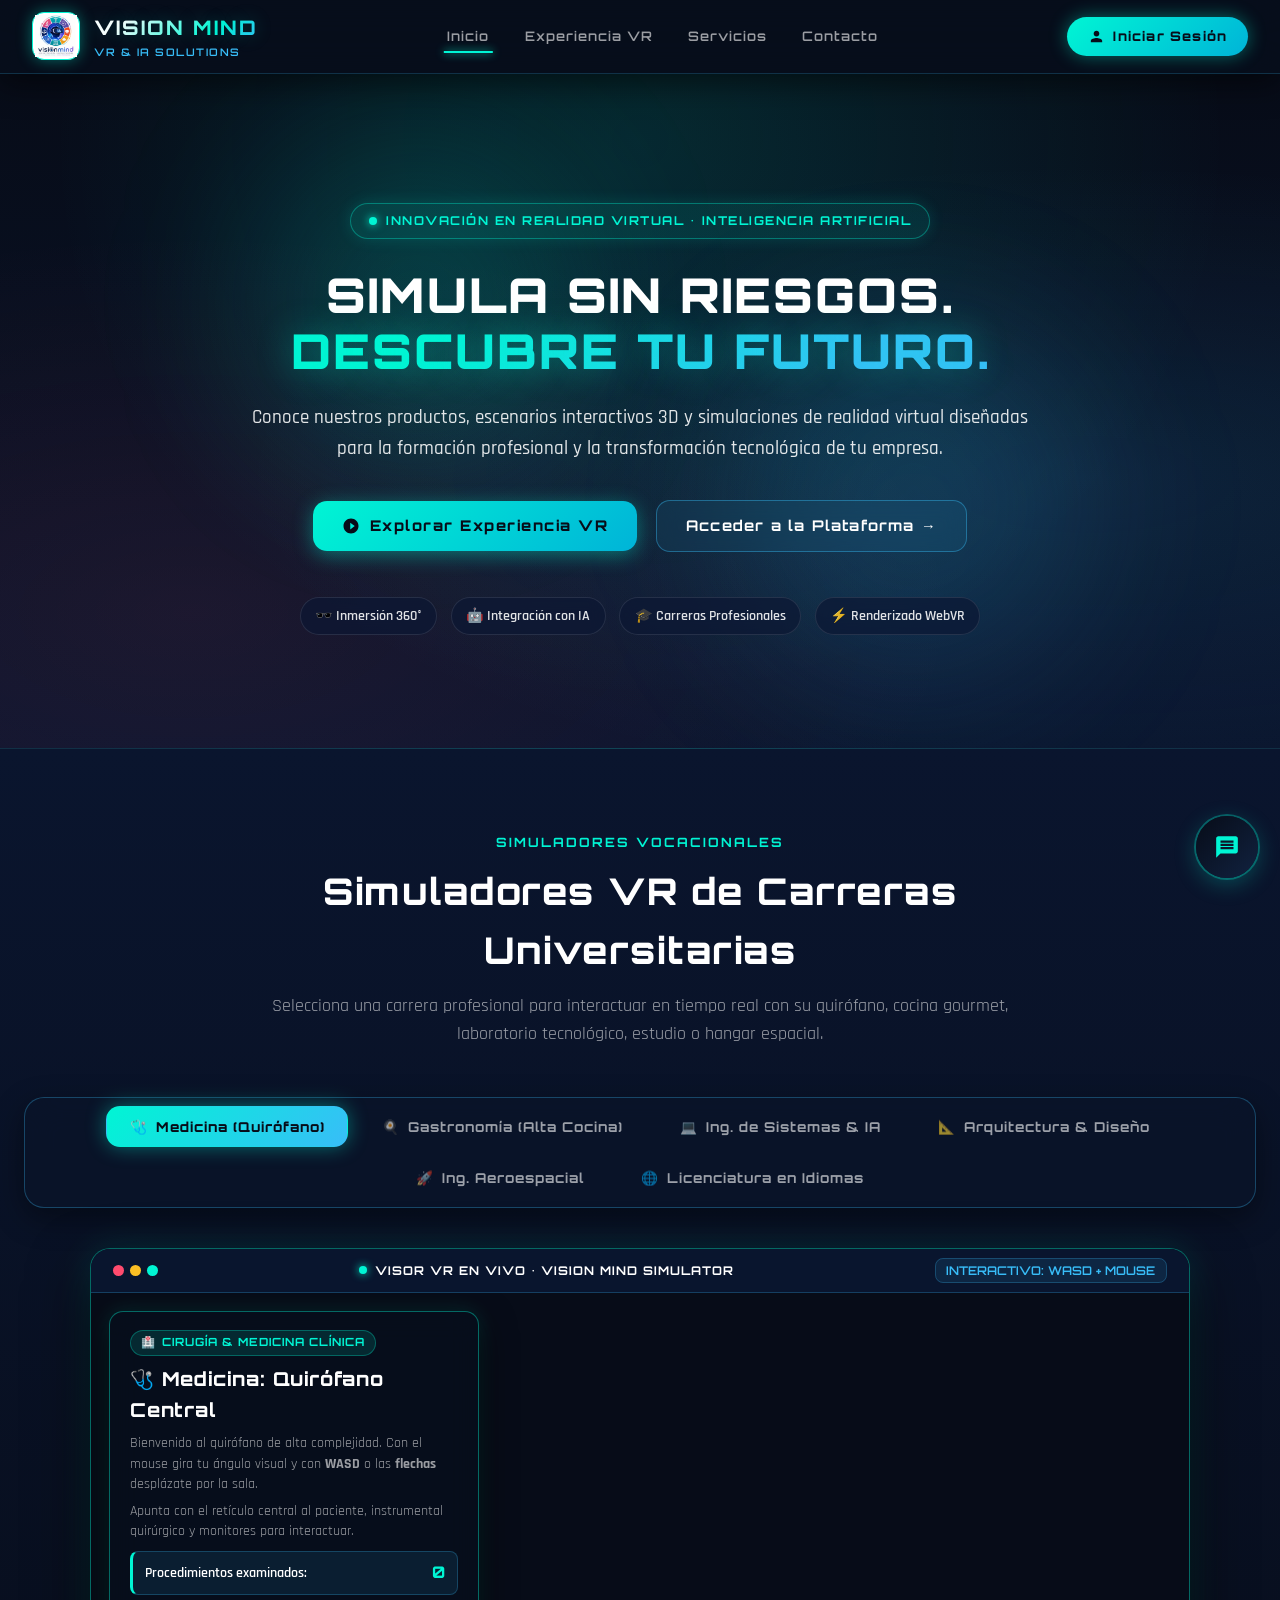
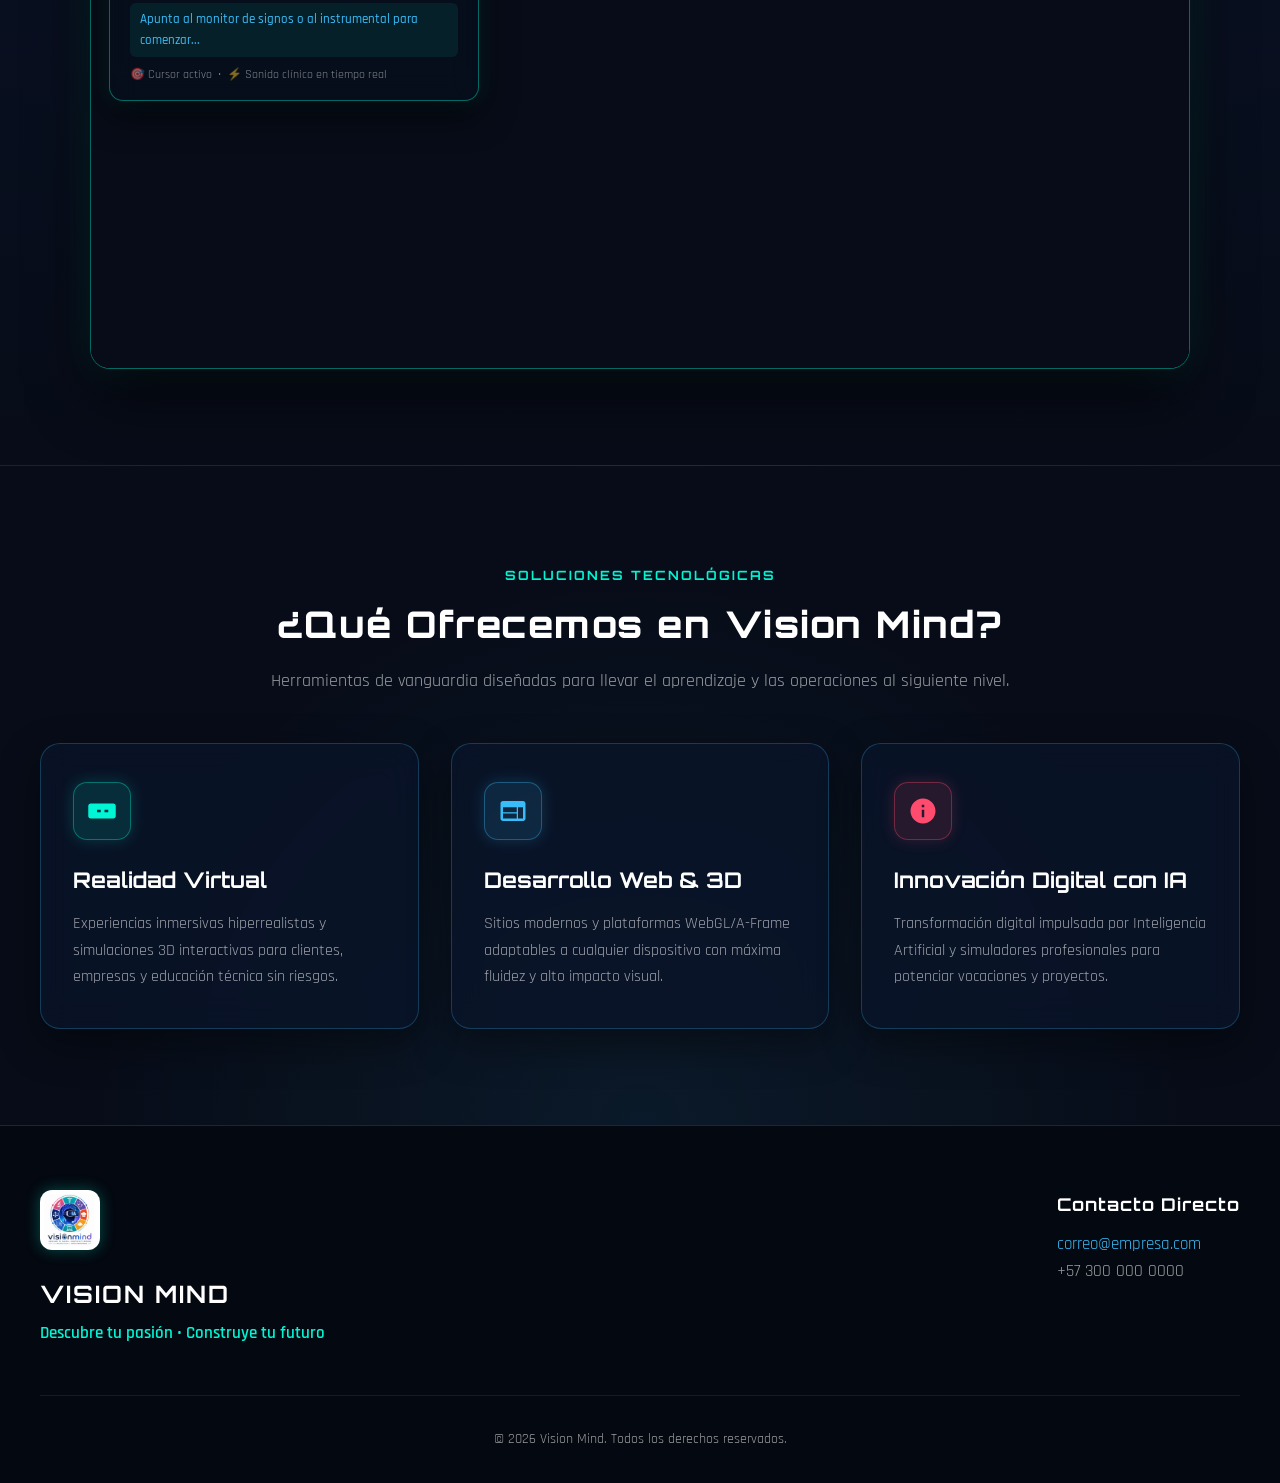
<file: index.html>
<!DOCTYPE html>
<html lang="es">
<head>
  <meta charset="UTF-8">
  <meta name="viewport" content="width=device-width, initial-scale=1.0">
  <title>Vision Mind | Realidad Virtual & Soluciones Inmersivas</title>
  
  <link rel="icon" type="image/png" href="img/vision_mind_logo.png">
  <link rel="stylesheet" href="style.css">
  <link rel="stylesheet" href="chatbot.css">
  <script src="https://aframe.io/releases/1.5.0/aframe.min.js"></script>
  <script src="script.js" defer></script>
</head>
<body>

  <!-- Barra de Navegación y Encabezado Futurista -->
  <header class="main-header">
    <div class="nav-container">
      <!-- Identidad Corporativa -->
      <a href="#inicio" class="brand-link">
        <div class="logo-wrapper">
          <img src="img/vision_mind_logo.png" alt="Logo Vision Mind" class="header-logo">
        </div>
        <div class="brand-text">
          <span class="brand-name">VISION MIND</span>
          <span class="brand-sub">VR &amp; IA SOLUTIONS</span>
        </div>
      </a>

      <!-- Menú de Navegación -->
      <nav class="nav-menu">
        <a href="#inicio" class="nav-link active">Inicio</a>
        <a href="#vr" class="nav-link">Experiencia VR</a>
        <a href="#servicios" class="nav-link">Servicios</a>
        <a href="#contacto" class="nav-link">Contacto</a>
      </nav>

      <!-- Botón de Acceso -->
      <div class="nav-actions">
        <a href="login.html" class="btn-login-cta">
          <svg width="17" height="17" fill="currentColor" viewBox="0 0 24 24">
            <path d="M12 12c2.21 0 4-1.79 4-4s-1.79-4-4-4-4 1.79-4 4 1.79 4 4 4zm0 2c-2.67 0-8 1.34-8 4v2h16v-2c0-2.66-5.33-4-8-4z"/>
          </svg>
          Iniciar Sesión
        </a>
      </div>
    </div>
  </header>

  <!-- Sección Hero / Bienvenida Futurista -->
  <section class="hero" id="inicio">
    <div class="hero-glow-blob blob-1"></div>
    <div class="hero-glow-blob blob-2"></div>
    
    <div class="hero-content">
      <div class="hero-badge">
        <span class="badge-dot"></span>
        INNOVACIÓN EN REALIDAD VIRTUAL &bull; INTELIGENCIA ARTIFICIAL
      </div>
      
      <h1 class="hero-title">
        SIMULA SIN RIESGOS.<br>
        <span class="text-gradient">DESCUBRE TU FUTURO.</span>
      </h1>
      
      <p class="hero-desc">
        Conoce nuestros productos, escenarios interactivos 3D y simulaciones de realidad virtual diseñadas para la formación profesional y la transformación tecnológica de tu empresa.
      </p>

      <div class="hero-actions">
        <a href="#vr" class="btn-hero-primary">
          <svg width="18" height="18" fill="currentColor" viewBox="0 0 24 24">
            <path d="M12 2C6.48 2 2 6.48 2 12s4.48 10 10 10 10-4.48 10-10S17.52 2 12 2zm-1 14.5v-9l6 4.5-6 4.5z"/>
          </svg>
          Explorar Experiencia VR
        </a>
        <a href="login.html" class="btn-hero-secondary">
          Acceder a la Plataforma &rarr;
        </a>
      </div>

      <div class="hero-features-chips">
        <span class="chip">🕶️ Inmersión 360°</span>
        <span class="chip">🤖 Integración con IA</span>
        <span class="chip">🎓 Carreras Profesionales</span>
        <span class="chip">⚡ Renderizado WebVR</span>
      </div>
    </div>
  </section>

  <!-- Sección de Experiencia VR, Pestañas y Visor -->
  <section class="vr-section" id="vr">
    <div class="section-header">
      <span class="section-tag">SIMULADORES VOCACIONALES</span>
      <h2 class="section-title">Simuladores VR de Carreras Universitarias</h2>
      <p class="section-desc">Selecciona una carrera profesional para interactuar en tiempo real con su quirófano, cocina gourmet, laboratorio tecnológico, estudio o hangar espacial.</p>
    </div>

    <!-- Pestañas de Navegación 3D por Carrera -->
    <div class="tabs-container">
      <div class="tabs" role="tablist">
        <button class="tab-btn active" onclick="cargarTab('medicina.html', this)">
          <span>🩺</span> Medicina (Quirófano)
        </button>
        <button class="tab-btn" onclick="cargarTab('gastronomia.html', this)">
          <span>🍳</span> Gastronomía (Alta Cocina)
        </button>
        <button class="tab-btn" onclick="cargarTab('sistemas.html', this)">
          <span>💻</span> Ing. de Sistemas &amp; IA
        </button>
        <button class="tab-btn" onclick="cargarTab('arquitectura.html', this)">
          <span>📐</span> Arquitectura &amp; Diseño
        </button>
        <button class="tab-btn" onclick="cargarTab('aeroespacial.html', this)">
          <span>🚀</span> Ing. Aeroespacial
        </button>
        <button class="tab-btn" onclick="cargarTab('idiomas.html', this)">
          <span>🌐</span> Licenciatura en Idiomas
        </button>
      </div>
    </div>

    <!-- Marco Tecnológico del Visor VR -->
    <div class="visor-wrapper">
      <div class="visor-topbar">
        <div class="visor-dots">
          <span class="dot dot-red"></span>
          <span class="dot dot-yellow"></span>
          <span class="dot dot-green"></span>
        </div>
        <div class="visor-title">
          <span class="live-indicator"></span>
          VISOR VR EN VIVO &bull; VISION MIND SIMULATOR
        </div>
        <div class="visor-controls">
          <span class="visor-badge">INTERACTIVO: WASD + MOUSE</span>
        </div>
      </div>
      <iframe id="visor" src="medicina.html" title="Simulador VR de Carreras Profesionales - Vision Mind"></iframe>
    </div>
  </section>

  <!-- Sección de Servicios -->
  <section class="servicios" id="servicios">
    <div class="section-header">
      <span class="section-tag">SOLUCIONES TECNOLÓGICAS</span>
      <h2 class="section-title">¿Qué Ofrecemos en Vision Mind?</h2>
      <p class="section-desc">Herramientas de vanguardia diseñadas para llevar el aprendizaje y las operaciones al siguiente nivel.</p>
    </div>

    <div class="cards-grid">
      <div class="service-card">
        <div class="card-icon-frame icon-aguamarina">
          <svg viewBox="0 0 24 24" width="30" height="30" fill="currentColor">
            <path d="M21 6H3c-1.1 0-2 .9-2 2v8c0 1.1.9 2 2 2h18c1.1 0 2-.9 2-2V8c0-1.1-.9-2-2-2zm-10 7H8v-2h3v2zm6 0h-3v-2h3v2z"/>
          </svg>
        </div>
        <h3>Realidad Virtual</h3>
        <p>Experiencias inmersivas hiperrealistas y simulaciones 3D interactivas para clientes, empresas y educación técnica sin riesgos.</p>
      </div>

      <div class="service-card">
        <div class="card-icon-frame icon-blue">
          <svg viewBox="0 0 24 24" width="30" height="30" fill="currentColor">
            <path d="M20 4H4c-1.1 0-1.99.9-1.99 2L2 18c0 1.1.9 2 2 2h16c1.1 0 2-.9 2-2V6c0-1.1-.9-2-2-2zm-5 14H4v-4h11v4zm0-5H4V9h11v4zm5 5h-4V9h4v9z"/>
          </svg>
        </div>
        <h3>Desarrollo Web &amp; 3D</h3>
        <p>Sitios modernos y plataformas WebGL/A-Frame adaptables a cualquier dispositivo con máxima fluidez y alto impacto visual.</p>
      </div>

      <div class="service-card">
        <div class="card-icon-frame icon-red">
          <svg viewBox="0 0 24 24" width="30" height="30" fill="currentColor">
            <path d="M12 2C6.48 2 2 6.48 2 12s4.48 10 10 10 10-4.48 10-10S17.52 2 12 2zm1 15h-2v-6h2v6zm0-8h-2V7h2v2z"/>
          </svg>
        </div>
        <h3>Innovación Digital con IA</h3>
        <p>Transformación digital impulsada por Inteligencia Artificial y simuladores profesionales para potenciar vocaciones y proyectos.</p>
      </div>
    </div>
  </section>

  <!-- Pie de Página (Footer) -->
  <footer id="contacto">
    <div class="footer-container">
      <div class="footer-brand">
        <img src="img/vision_mind_logo.png" alt="Logo Vision Mind" class="footer-logo">
        <h3>VISION MIND</h3>
        <p>Descubre tu pasión &bull; Construye tu futuro</p>
      </div>
      <div class="footer-contact">
        <h4>Contacto Directo</h4>
        <p><a href="mailto:correo@empresa.com">correo@empresa.com</a></p>
        <p>+57 300 000 0000</p>
      </div>
    </div>
    <div class="footer-bottom">
      <p>&copy; 2026 Vision Mind. Todos los derechos reservados.</p>
    </div>
  </footer>

  <!-- IA Chatbot Nexus — Vision Mind -->
  <script src="conocimiento.js"></script>
  <script src="chatbot.js"></script>
</body>
</html>
</file>
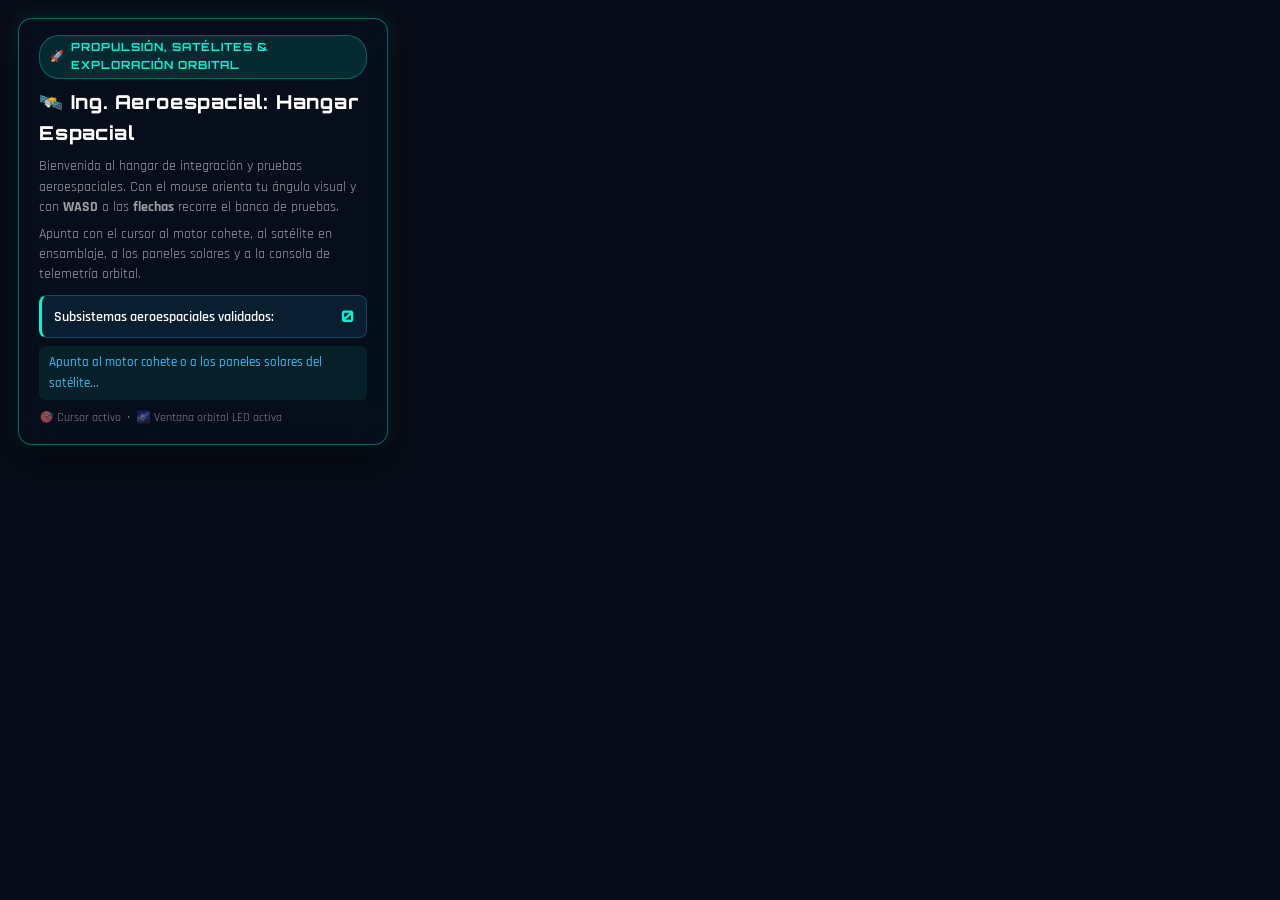
<file: aeroespacial.html>
<!DOCTYPE html>
<html lang="es">
<head>
  <meta charset="UTF-8">
  <meta name="viewport" content="width=device-width, initial-scale=1.0">
  <title>Ingeniería Aeroespacial: Hangar & Misiones Espaciales | Vision Mind</title>
  <link rel="stylesheet" href="style.css">
  <script src="https://aframe.io/releases/1.5.0/aframe.min.js"></script>
</head>
<body>

  <!-- Panel HUD Interactivo de Aeroespacial -->
  <div class="panel">
    <div class="panel-header-badge">
      <span>🚀</span> PROPULSIÓN, SATÉLITES &amp; EXPLORACIÓN ORBITAL
    </div>
    <h2>🛰️ Ing. Aeroespacial: Hangar Espacial</h2>
    
    <p>
      Bienvenido al hangar de integración y pruebas aeroespaciales. Con el mouse orienta tu ángulo visual y con <strong>WASD</strong> o las <strong>flechas</strong> recorre el banco de pruebas.
    </p>
    <p>
      Apunta con el cursor al motor cohete, al satélite en ensamblaje, a los paneles solares y a la consola de telemetría orbital.
    </p>
    
    <div class="panel-stat">
      <span>Subsistemas aeroespaciales validados:</span>
      <span id="contador">0</span>
    </div>
    
    <div id="feedback" class="hud-feedback">
      Apunta al motor cohete o a los paneles solares del satélite...
    </div>

    <div class="panel-controls-hint">
      <span>🎯 Cursor activo</span> &bull; <span>🌌 Ventana orbital LEO activa</span>
    </div>
  </div>

  <a-scene>
    <!-- CÁMARA CON CURSOR INTERACTIVO -->
    <a-entity position="0 1.6 3.8">
      <a-camera look-controls="pointerLockEnabled: false" wasd-controls="acceleration: 22">
        <a-cursor
          id="cursor"
          color="#00f5d4"
          fuse="true"
          fuse-timeout="700"
          raycaster="objects: .interactivo, .producto"
          animation__fusing="property: scale; startEvents: fusing; easing: easeInCubic; dur: 700; from: 1 1 1; to: 0.2 0.2 0.2"
          animation__mouseleave="property: scale; startEvents: mouseleave; easing: easeOutCubic; dur: 200; to: 1 1 1">
        </a-cursor>
      </a-camera>
    </a-entity>

    <!-- ILUMINACIÓN CÓSMICA / HANGAR -->
    <a-light type="ambient" color="#102040" intensity="0.85"></a-light>
    
    <!-- LUZ DIRIGIDA SOBRE EL BANCO DE PROPULSIÓN -->
    <a-light 
      type="spot" 
      position="0 6 -1.5" 
      target="#hangar-foco" 
      angle="50" 
      penumbra="0.3" 
      color="#00f5d4" 
      intensity="2.4">
    </a-light>
    <a-entity id="hangar-foco" position="0 1 -1.5"></a-entity>

    <!-- LUZ DE PLASMA AZULADA -->
    <a-light type="point" position="-2 3 0" color="#38bdf8" intensity="1.2"></a-light>
    <a-light type="point" position="2 3 0" color="#ff7043" intensity="0.9"></a-light>

    <!-- ==========================================
         PISO DE HANGAR CON MARCAS DE LANZAMIENTO
         ========================================== -->
    <!-- Piso industrial metálico oscuro -->
    <a-plane 
      rotation="-90 0 0" 
      width="30" 
      height="30" 
      color="#10192e" 
      material="roughness: 0.3; metalness: 0.5">
    </a-plane>

    <!-- Anillo helipad / launch pad de seguridad -->
    <a-ring 
      position="0 0.02 -1.5" 
      rotation="-90 0 0" 
      radius-inner="3.0" 
      radius-outer="3.2" 
      color="#ffd600" 
      material="opacity: 0.9">
    </a-ring>

    <!-- Líneas de peligro rayadas amarillas y negras -->
    <a-plane position="-3.4 0.02 -1.5" rotation="-90 0 0" width="0.3" height="6.4" color="#ffd600"></a-plane>
    <a-plane position="3.4 0.02 -1.5" rotation="-90 0 0" width="0.3" height="6.4" color="#ffd600"></a-plane>

    <!-- Pared Frontal con Gran Cúpula / Ventanal Espacial -->
    <a-box position="0 4 -9" width="26" height="8" depth="0.4" color="#050a14"></a-box>
    
    <!-- Ventanal Panorámico hacia el Espacio y la Tierra -->
    <a-plane position="0 4 -8.78" width="18" height="5.5" color="#020813"></a-plane>
    
    <!-- El Planeta Tierra visto desde órbita (Animado) -->
    <a-sphere 
      position="5 4.5 -8.2" 
      radius="1.8" 
      color="#1976d2" 
      material="roughness: 0.8" 
      animation="property: rotation; to: 0 360 0; loop: true; dur: 45000; easing: linear">
      <!-- Manchas continentales blancas/verdes -->
      <a-sphere position="0.3 0.4 1.5" radius="0.4" color="#81c784"></a-sphere>
      <a-sphere position="-0.5 -0.2 1.4" radius="0.5" color="#ffffff" material="opacity: 0.7"></a-sphere>
    </a-sphere>

    <!-- Letrero de la Misión Aeroespacial -->
    <a-box position="0 7.2 -8.6" width="9" height="0.8" depth="0.15" color="#0a192f"></a-box>
    <a-text 
      value="VISION MIND SPACE SYSTEMS & PROPULSION TEST FACILITY" 
      position="0 7.2 -8.5" 
      align="center" 
      scale="0.85 0.85 0.85" 
      color="#38bdf8">
    </a-text>

    <!-- Paredes Laterales del Hangar -->
    <a-box position="-12 4 0" rotation="0 90 0" width="22" height="8" depth="0.4" color="#091326"></a-box>
    <a-box position="12 4 0" rotation="0 -90 0" width="22" height="8" depth="0.4" color="#091326"></a-box>

    <!-- ==========================================
         MOTOR COHETE DE PROPULSIÓN CRIOGÉNICA
         ========================================== -->
    <a-entity position="-2.2 0 -1.5">
      <!-- Estructura de montaje y bancada de empuje -->
      <a-box position="0 0.4 0" width="1.6" height="0.8" depth="1.6" color="#263238"></a-box>
      
      <!-- MOTOR COHETE (Tobera de Laval) (Interactivo) -->
      <a-entity 
        class="interactivo" 
        position="0 1.5 0" 
        data-info="Tobera de motor cohete de empuje criogénico: Impulso específico Isp 450s en vacío con LOX/LH2" 
        data-sound="metal">
        
        <!-- Cámara de combustión superior -->
        <a-cylinder position="0 0.8 0" radius="0.35" height="0.6" color="#37474f" material="metalness: 0.9; roughness: 0.2"></a-cylinder>
        <!-- Inyector y turbobomba -->
        <a-box position="0 1.2 0" width="0.5" height="0.3" depth="0.5" color="#ff7043"></a-box>
        
        <!-- Cuello y Tobera de escape de campana cónica -->
        <a-cone position="0 0.1 0" radius-top="0.2" radius-bottom="0.65" height="1.0" color="#455a64" material="metalness: 0.85; roughness: 0.3"></a-cone>
        
        <!-- Foco de plasma en el interior de la tobera -->
        <a-cylinder position="0 -0.35 0" radius="0.5" height="0.1" color="#00e5ff" material="emissive: #00e5ff; emissiveIntensity: 1" animation="property: material.emissiveIntensity; to: 0.3; dir: alternate; dur: 800; loop: true"></a-cylinder>
      </a-entity>

      <!-- Tuberías de combustible criogénico -->
      <a-cylinder position="0.5 1.4 0" radius="0.04" height="1.2" color="#00e5ff" material="metalness: 0.8"></a-cylinder>
      <a-cylinder position="-0.5 1.4 0" radius="0.04" height="1.2" color="#ff7043" material="metalness: 0.8"></a-cylinder>
    </a-entity>

    <!-- ==========================================
         SATÉLITE DE ESPACIO PROFUNDO EN ENSAMBLAJE
         ========================================== -->
    <a-entity position="2.2 0 -1.5">
      <!-- Pedestal de integración satelital -->
      <a-cylinder position="0 0.45 0" radius="0.75" height="0.9" color="#37474f" material="metalness: 0.7"></a-cylinder>

      <!-- SATÉLITE CON PANELES SOLARES Y ANTENA (Interactivo) -->
      <a-entity 
        class="interactivo" 
        position="0 1.5 0" 
        data-info="Sonda satelital orbital: Aislamiento multicapa Mylar dorado, enlace óptico y paneles fotovoltaicos" 
        data-sound="success"
        animation="property: rotation; to: 0 360 0; loop: true; dur: 28000; easing: linear">
        
        <!-- Chasis cúbico dorado térmico (Gold Foil Mylar) -->
        <a-box width="0.8" height="0.9" depth="0.8" color="#ffd700" material="metalness: 0.95; roughness: 0.15"></a-box>
        
        <!-- Antena Parabólica de Alta Ganancia -->
        <a-cone position="0 0.65 0" rotation="180 0 0" radius-bottom="0.45" height="0.25" color="#eceff1" material="metalness: 0.8"></a-cone>
        <a-cylinder position="0 0.9 0" radius="0.015" height="0.4" color="#cfd8dc"></a-cylinder>

        <!-- Ala Solar Fotovoltaica Izquierda -->
        <a-box position="-1.2 0 0" width="1.4" height="0.6" depth="0.04" color="#0d47a1" material="metalness: 0.7; roughness: 0.2">
          <!-- Células fotovoltaicas de silicio azul reflectante -->
          <a-plane position="0 0 0.025" width="1.3" height="0.52" color="#1565c0" material="emissive: #1565c0; emissiveIntensity: 0.3"></a-plane>
        </a-box>

        <!-- Ala Solar Fotovoltaica Derecha -->
        <a-box position="1.2 0 0" width="1.4" height="0.6" depth="0.04" color="#0d47a1" material="metalness: 0.7; roughness: 0.2">
          <a-plane position="0 0 0.025" width="1.3" height="0.52" color="#1565c0" material="emissive: #1565c0; emissiveIntensity: 0.3"></a-plane>
        </a-box>
      </a-entity>
    </a-entity>

    <!-- ==========================================
         CONSOLA DE CONTROL DE MISIÓN & TELEMETRÍA
         ========================================== -->
    <a-entity position="0 0 0" rotation="0 180 0">
      <!-- Banco de operadores tras la cámara -->
    </a-entity>

    <!-- Terminal de Telemetría Frontal (Interactivo) -->
    <a-entity 
      class="interactivo" 
      position="0 1.1 -3.8" 
      data-info="Consola de telemetría de vuelo: Órbita circular LEO altitud 420 km, velocidad 7.66 km/s, T-Minus 00:04:12" 
      data-sound="action">
      <a-box width="2.4" height="0.8" depth="0.5" color="#102040"></a-box>
      
      <!-- Pantallas de telemetría -->
      <a-box position="-0.6 0.65 0" width="0.9" height="0.55" depth="0.06" color="#212121"></a-box>
      <a-plane position="-0.6 0.65 0.04" width="0.84" height="0.48" color="#031127"></a-plane>
      <a-text value="TELEMETRIA DE PROPULSION\nEMPUJE: 850 kN\nPRESION CAMARA: 98 bar" position="-0.95 0.75 0.05" scale="0.22 0.22 0.22" color="#00f5d4"></a-text>

      <a-box position="0.6 0.65 0" width="0.9" height="0.55" depth="0.06" color="#212121"></a-box>
      <a-plane position="0.6 0.65 0.04" width="0.84" height="0.48" color="#031127"></a-plane>
      <a-text value="TRAYECTORIA ORBITAL\nINCLINACION: 51.6 deg\nESTADO: LISTO PARA LANZAMIENTO" position="0.25 0.75 0.05" scale="0.2 0.2 0.2" color="#ffeb3b"></a-text>
    </a-entity>

    <!-- ROVER DE EXPLORACIÓN PLANETARIA (Pared Izquierda) -->
    <a-entity 
      class="interactivo" 
      position="-8 0.6 -4" 
      rotation="0 45 0" 
      data-info="Rover de exploración planetaria: Suspensión rocker-bogie de 6 ruedas y espectrómetro de masa" 
      data-sound="action">
      <!-- Chasis del rover -->
      <a-box width="1.2" height="0.3" depth="0.8" color="#cfd8dc" material="metalness: 0.8"></a-box>
      <!-- Mástil con cámara panorámica estéreo -->
      <a-cylinder position="0.3 0.45 0.2" radius="0.03" height="0.6" color="#90a4ae"></a-cylinder>
      <a-box position="0.3 0.78 0.2" width="0.25" height="0.12" depth="0.1" color="#212121"></a-box>
      <a-sphere position="0.25 0.78 0.26" radius="0.03" color="#00e5ff"></a-sphere>
      <a-sphere position="0.35 0.78 0.26" radius="0.03" color="#00e5ff"></a-sphere>
      <!-- Ruedas -->
      <a-cylinder position="-0.5 -0.2 0.5" rotation="0 0 90" radius="0.16" height="0.1" color="#37474f"></a-cylinder>
      <a-cylinder position="0 -0.2 0.5" rotation="0 0 90" radius="0.16" height="0.1" color="#37474f"></a-cylinder>
      <a-cylinder position="0.5 -0.2 0.5" rotation="0 0 90" radius="0.16" height="0.1" color="#37474f"></a-cylinder>
      <a-cylinder position="-0.5 -0.2 -0.5" rotation="0 0 90" radius="0.16" height="0.1" color="#37474f"></a-cylinder>
      <a-cylinder position="0 -0.2 -0.5" rotation="0 0 90" radius="0.16" height="0.1" color="#37474f"></a-cylinder>
      <a-cylinder position="0.5 -0.2 -0.5" rotation="0 0 90" radius="0.16" height="0.1" color="#37474f"></a-cylinder>
    </a-entity>

  </a-scene>

  <!-- Script interactivo del simulador -->
  <script src="app.js"></script>
</body>
</html>
</file>
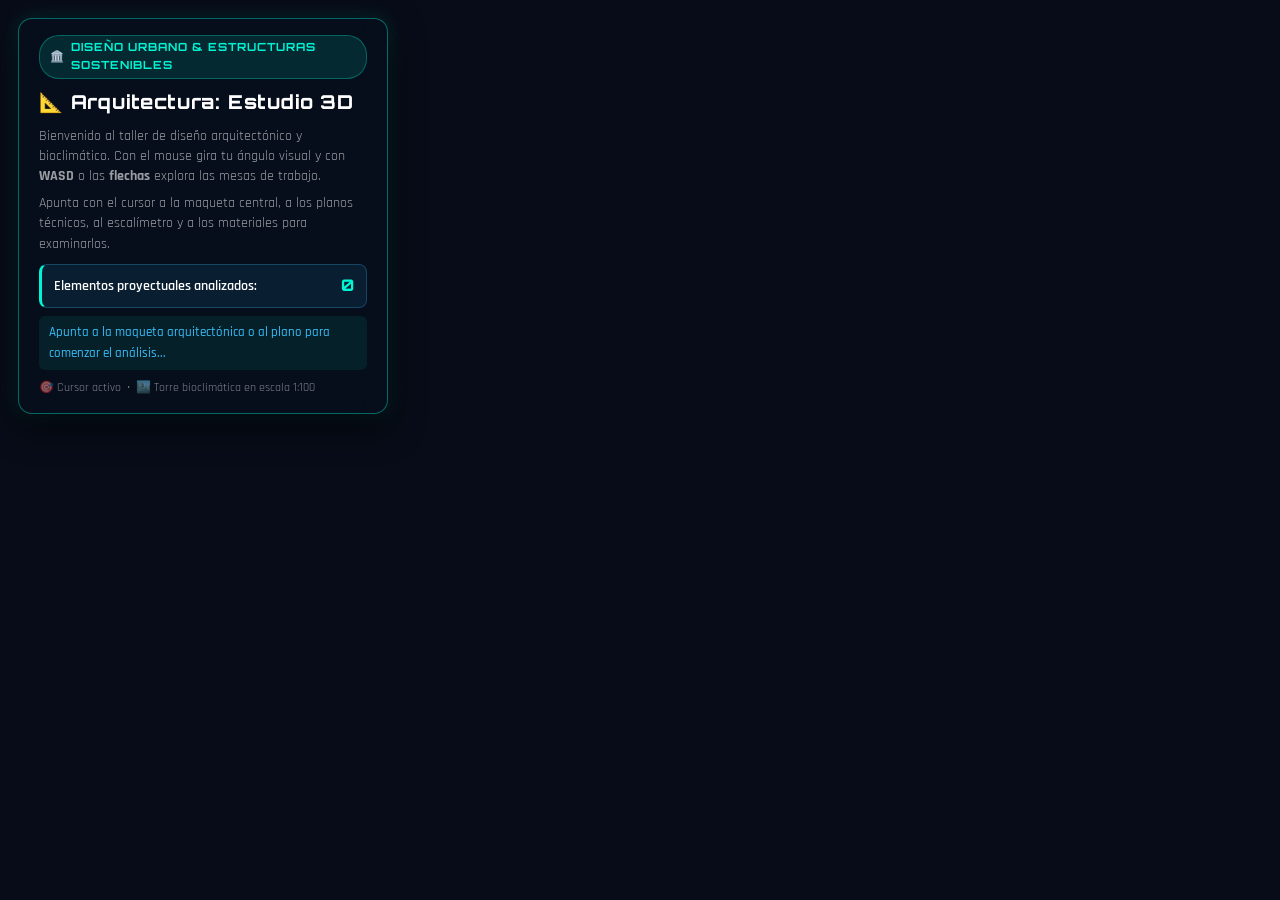
<file: arquitectura.html>
<!DOCTYPE html>
<html lang="es">
<head>
  <meta charset="UTF-8">
  <meta name="viewport" content="width=device-width, initial-scale=1.0">
  <title>Arquitectura: Taller de Diseño & Maquetas 3D | Vision Mind</title>
  <link rel="stylesheet" href="style.css">
  <script src="https://aframe.io/releases/1.5.0/aframe.min.js"></script>
</head>
<body>

  <!-- Panel HUD Interactivo de Arquitectura -->
  <div class="panel">
    <div class="panel-header-badge">
      <span>🏛️</span> DISEÑO URBANO &amp; ESTRUCTURAS SOSTENIBLES
    </div>
    <h2>📐 Arquitectura: Estudio 3D</h2>
    
    <p>
      Bienvenido al taller de diseño arquitectónico y bioclimático. Con el mouse gira tu ángulo visual y con <strong>WASD</strong> o las <strong>flechas</strong> explora las mesas de trabajo.
    </p>
    <p>
      Apunta con el cursor a la maqueta central, a los planos técnicos, al escalímetro y a los materiales para examinarlos.
    </p>
    
    <div class="panel-stat">
      <span>Elementos proyectuales analizados:</span>
      <span id="contador">0</span>
    </div>
    
    <div id="feedback" class="hud-feedback">
      Apunta a la maqueta arquitectónica o al plano para comenzar el análisis...
    </div>

    <div class="panel-controls-hint">
      <span>🎯 Cursor activo</span> &bull; <span>🏙️ Torre bioclimática en escala 1:100</span>
    </div>
  </div>

  <a-scene>
    <!-- CÁMARA CON CURSOR INTERACTIVO -->
    <a-entity position="0 1.6 3.2">
      <a-camera look-controls="pointerLockEnabled: false" wasd-controls="acceleration: 22">
        <a-cursor
          id="cursor"
          color="#00f5d4"
          fuse="true"
          fuse-timeout="700"
          raycaster="objects: .interactivo, .producto"
          animation__fusing="property: scale; startEvents: fusing; easing: easeInCubic; dur: 700; from: 1 1 1; to: 0.2 0.2 0.2"
          animation__mouseleave="property: scale; startEvents: mouseleave; easing: easeOutCubic; dur: 200; to: 1 1 1">
        </a-cursor>
      </a-camera>
    </a-entity>

    <!-- ILUMINACIÓN AMBIENTAL NATURAL DE ESTUDIO -->
    <a-light type="ambient" color="#f5f5f5" intensity="0.95"></a-light>
    
    <!-- LUZ DIRIGIDA CENITAL SOBRE LA MAQUETA CENTRAL -->
    <a-light 
      type="spot" 
      position="0 5.5 -1.2" 
      target="#maqueta-foco" 
      angle="40" 
      penumbra="0.25" 
      color="#ffffff" 
      intensity="2.6">
    </a-light>
    <a-entity id="maqueta-foco" position="0 1.2 -1.2"></a-entity>

    <!-- ==========================================
         PISO DE HORMIGÓN PULIDO Y ESTRUCTURA DEL ESTUDIO
         ========================================== -->
    <!-- Piso de hormigón pulido gris arquitectónico -->
    <a-plane 
      rotation="-90 0 0" 
      width="30" 
      height="30" 
      color="#b0bec5" 
      material="roughness: 0.35; metalness: 0.1">
    </a-plane>

    <!-- Pared Frontal con Gran Ventanal Panorámico a la Ciudad -->
    <a-box position="0 4 -8" width="26" height="8" depth="0.4" color="#eceff1"></a-box>
    
    <!-- Ventanal con vista al Skyline Urbano -->
    <a-plane position="0 3.8 -7.78" width="16" height="4.5" color="#90caf9" material="opacity: 0.6"></a-plane>
    <!-- Silueta de rascacielos de fondo -->
    <a-box position="-5 3.5 -7.7" width="2" height="3.8" depth="0.05" color="#546e7a"></a-box>
    <a-box position="-2.2 4.2 -7.7" width="1.8" height="5.2" depth="0.05" color="#455a64"></a-box>
    <a-box position="1.5 3.2 -7.7" width="2.4" height="3.2" depth="0.05" color="#546e7a"></a-box>
    <a-box position="5.2 4.0 -7.7" width="2.2" height="4.8" depth="0.05" color="#37474f"></a-box>

    <a-text 
      value="TALLER DE PROYECTOS ARQUITECTONICOS & MASTERPLAN URBANO" 
      position="0 6.6 -7.7" 
      align="center" 
      scale="0.85 0.85 0.85" 
      color="#263238">
    </a-text>

    <!-- Paredes Laterales -->
    <a-box position="-11 4 0" rotation="0 90 0" width="20" height="8" depth="0.4" color="#f5f5f5"></a-box>
    <a-box position="11 4 0" rotation="0 -90 0" width="20" height="8" depth="0.4" color="#f5f5f5"></a-box>

    <!-- ==========================================
         PEDESTAL Y GRAN MAQUETA ARQUITECTÓNICA 3D
         ========================================== -->
    <!-- Pedestal minimalista blanco -->
    <a-cylinder position="0 0.45 -1.2" radius="1.3" height="0.9" color="#ffffff" material="roughness: 0.2"></a-cylinder>
    <!-- Base de madera de nogal para la maqueta -->
    <a-box position="0 0.93 -1.2" width="2.1" height="0.06" depth="2.1" color="#5d4037"></a-box>

    <!-- MAQUETA 3D DE RASCACIELOS BIOCLIMÁTICO (Interactivo) -->
    <a-entity 
      class="interactivo" 
      position="0 0.96 -1.2" 
      data-info="Maqueta de Torre Bioclimática: Estructura helicoidal con jardines verticales y paneles solares bifaciales" 
      data-sound="metal"
      animation="property: rotation; to: 0 360 0; loop: true; dur: 22000; easing: linear">
      
      <!-- Nivel Cimientos / Podio urbano -->
      <a-box position="0 0.15 0" width="1.2" height="0.3" depth="1.2" color="#cfd8dc" material="roughness: 0.4"></a-box>
      
      <!-- Torre Nivel Inferior -->
      <a-box position="0 0.6 0" width="0.8" height="0.6" depth="0.8" color="#80deea" material="opacity: 0.85; metalness: 0.3"></a-box>
      <a-box position="0 0.9 0" width="0.85" height="0.04" depth="0.85" color="#ffffff"></a-box>
      
      <!-- Nivel Jardín Colgante (Skygarden) -->
      <a-cylinder position="0 0.95 0" radius="0.38" height="0.06" color="#4caf50"></a-cylinder>
      <a-sphere position="0.25 1.05 0.1" radius="0.07" color="#2e7d32"></a-sphere>
      <a-sphere position="-0.25 1.05 -0.1" radius="0.07" color="#2e7d32"></a-sphere>

      <!-- Torre Nivel Medio con Giro Torsional -->
      <a-box position="0 1.45 0" rotation="0 25 0" width="0.65" height="0.9" depth="0.65" color="#4dd0e1" material="opacity: 0.85; metalness: 0.4"></a-box>
      <a-box position="0 1.9 0" rotation="0 25 0" width="0.7" height="0.04" depth="0.7" color="#ffffff"></a-box>

      <!-- Aguja y Cubierta Bioclimática Superior -->
      <a-cone position="0 2.25 0" radius-bottom="0.25" height="0.65" color="#00bcd4" material="opacity: 0.9"></a-cone>
      <a-cylinder position="0 2.7 0" radius="0.015" height="0.5" color="#ffffff" material="metalness: 0.9"></a-cylinder>
    </a-entity>

    <!-- ==========================================
         MESA DE DIBUJO TÉCNICO INCLINADA CON PLANOS
         ========================================== -->
    <a-entity position="-2.4 0 -0.8" rotation="0 35 0">
      <!-- Soporte de mesa de madera regulable -->
      <a-box position="0 0.5 0" width="1.4" height="1.0" depth="0.9" color="#4e342e"></a-box>
      
      <!-- Tablero de dibujo inclinado a 20 grados -->
      <a-box position="0 1.05 0" rotation="20 0 0" width="1.5" height="0.05" depth="1.0" color="#f5f5f5"></a-box>

      <!-- PLANO TÉCNICO ARQUITECTÓNICO (Interactivo) -->
      <a-entity 
        class="interactivo" 
        position="0 1.1 0" 
        rotation="20 0 0" 
        data-info="Plano de distribución y cálculo estructural: Distribución de núcleos de carga y circulaciones" 
        data-sound="action">
        
        <!-- Papel del plano en azul cian / blanco -->
        <a-plane width="1.3" height="0.85" color="#e3f2fd"></a-plane>
        <a-plane position="0 0 0.005" width="1.2" height="0.75" color="#bbdefb"></a-plane>
        
        <!-- Líneas y cuadrícula de cotas estructurales -->
        <a-box position="0 0 0.01" width="0.95" height="0.01" depth="0.005" color="#1565c0"></a-box>
        <a-box position="0 0 0.01" width="0.01" height="0.65" depth="0.005" color="#1565c0"></a-box>
        <a-text value="PLANTA NIVEL +12.00  |  ESC 1:50" position="-0.55 -0.3 0.015" scale="0.24 0.24 0.24" color="#0d47a1"></a-text>
      </a-entity>

      <!-- HERRAMIENTA 1: Escalímetro Triangular (Interactivo) -->
      <a-cylinder 
        class="interactivo" 
        position="-0.5 1.14 0.25" 
        rotation="20 30 0" 
        radius="0.02" height="0.45" 
        color="#ffffff" 
        data-info="Escalímetro profesional de precisión: Escalas 1:20, 1:50, 1:100 y 1:500 verificadas" 
        data-sound="metal">
      </a-cylinder>

      <!-- HERRAMIENTA 2: Lámpara Flexo Articulada de Arquitecto (Interactivo) -->
      <a-entity 
        class="interactivo" 
        position="0.65 1.15 -0.35" 
        data-info="Lámpara flexo de dibujo arquitectónico encendida: Luz focal sobre el tablero" 
        data-sound="action">
        <a-cylinder radius="0.08" height="0.05" color="#212121"></a-cylinder>
        <a-cylinder position="0 0.3 0" rotation="15 0 0" radius="0.015" height="0.6" color="#e0e0e0"></a-cylinder>
        <a-cone position="-0.15 0.55 0.1" rotation="45 -40 0" radius-bottom="0.12" height="0.18" color="#d32f2f"></a-cone>
      </a-entity>
    </a-entity>

    <!-- ==========================================
         MUESTRARIO DE MATERIALES CONSTRUCTIVOS
         ========================================== -->
    <a-entity position="2.4 0 -0.8" rotation="0 -35 0">
      <a-box position="0 0.5 0" width="1.4" height="1.0" depth="0.8" color="#37474f"></a-box>
      <a-box position="0 1.02 0" width="1.45" height="0.05" depth="0.85" color="#cfd8dc" material="metalness: 0.6"></a-box>

      <!-- MUESTRA 1: Bloque de Hormigón Arquitectónico Visto (Interactivo) -->
      <a-box 
        class="interactivo" 
        position="-0.4 1.15 0" 
        width="0.25" height="0.2" depth="0.25" 
        color="#9e9e9e" 
        material="roughness: 0.9" 
        data-info="Muestra de hormigón reforzado de alta resistencia f'c = 350 kg/cm2 con agregado reciclado" 
        data-sound="action">
      </a-box>

      <!-- MUESTRA 2: Madera Laminada de Roble Sostenible (Interactivo) -->
      <a-box 
        class="interactivo" 
        position="0 1.15 0" 
        width="0.25" height="0.2" depth="0.25" 
        color="#8d6e63" 
        material="roughness: 0.6" 
        data-info="Madera contralaminada (CLT) certificada FSC con baja huella de carbono" 
        data-sound="action">
      </a-box>

      <!-- MUESTRA 3: Panel de Vidrio Fotovoltaico Transparente (Interactivo) -->
      <a-box 
        class="interactivo" 
        position="0.4 1.15 0" 
        width="0.25" height="0.2" depth="0.25" 
        color="#80deea" 
        material="opacity: 0.75; metalness: 0.5" 
        data-info="Vidrio fotovoltaico con células solares integradas (BIPV) para fachadas activas" 
        data-sound="metal">
      </a-box>
    </a-entity>

    <!-- CUADROS DE RENDERS Y PLANIMETRÍA EN PARED LATERAL -->
    <a-entity position="-10.7 2.8 0" rotation="0 90 0">
      <a-box width="2.4" height="1.6" depth="0.08" color="#212121"></a-box>
      <a-plane position="0 0 0.05" width="2.2" height="1.4" color="#eceff1"></a-plane>
      <a-text value="CONCURSO INTERNACIONAL\nDISTRITO BIOCLIMATICO 2030\nPRIMER PREMIO" position="-0.95 0.2 0.06" scale="0.35 0.35 0.35" color="#00695c"></a-text>
    </a-entity>

  </a-scene>

  <!-- Script interactivo del simulador -->
  <script src="app.js"></script>
</body>
</html>
</file>
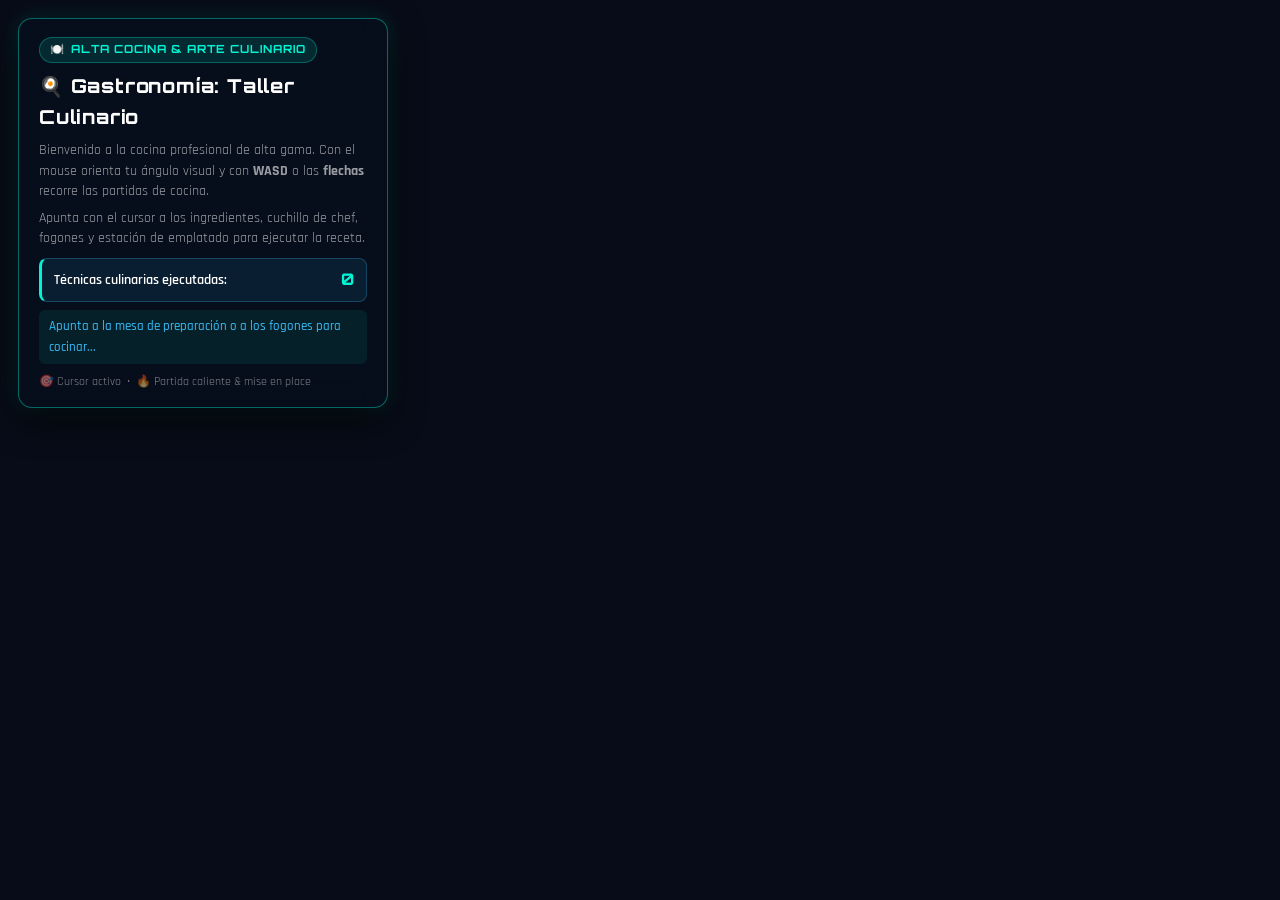
<file: gastronomia.html>
<!DOCTYPE html>
<html lang="es">
<head>
  <meta charset="UTF-8">
  <meta name="viewport" content="width=device-width, initial-scale=1.0">
  <title>Gastronomía: Cocina Profesional de Alta Cocina | Vision Mind</title>
  <link rel="stylesheet" href="style.css">
  <script src="https://aframe.io/releases/1.5.0/aframe.min.js"></script>
</head>
<body>

  <!-- Panel HUD Interactivo de Gastronomía -->
  <div class="panel">
    <div class="panel-header-badge">
      <span>🍽️</span> ALTA COCINA &amp; ARTE CULINARIO
    </div>
    <h2>🍳 Gastronomía: Taller Culinario</h2>
    
    <p>
      Bienvenido a la cocina profesional de alta gama. Con el mouse orienta tu ángulo visual y con <strong>WASD</strong> o las <strong>flechas</strong> recorre las partidas de cocina.
    </p>
    <p>
      Apunta con el cursor a los ingredientes, cuchillo de chef, fogones y estación de emplatado para ejecutar la receta.
    </p>
    
    <div class="panel-stat">
      <span>Técnicas culinarias ejecutadas:</span>
      <span id="contador">0</span>
    </div>
    
    <div id="feedback" class="hud-feedback">
      Apunta a la mesa de preparación o a los fogones para cocinar...
    </div>

    <div class="panel-controls-hint">
      <span>🎯 Cursor activo</span> &bull; <span>🔥 Partida caliente &amp; mise en place</span>
    </div>
  </div>

  <a-scene>
    <!-- CÁMARA CON CURSOR INTERACTIVO -->
    <a-entity position="0 1.6 3.2">
      <a-camera look-controls="pointerLockEnabled: false" wasd-controls="acceleration: 22">
        <a-cursor
          id="cursor"
          color="#00f5d4"
          fuse="true"
          fuse-timeout="700"
          raycaster="objects: .interactivo, .producto"
          animation__fusing="property: scale; startEvents: fusing; easing: easeInCubic; dur: 700; from: 1 1 1; to: 0.2 0.2 0.2"
          animation__mouseleave="property: scale; startEvents: mouseleave; easing: easeOutCubic; dur: 200; to: 1 1 1">
        </a-cursor>
      </a-camera>
    </a-entity>

    <!-- ILUMINACIÓN AMBIENTAL CÁLIDA DE COCINA -->
    <a-light type="ambient" color="#fff8e1" intensity="0.95"></a-light>
    
    <!-- LUZ DIRIGIDA DE CAMPANA EXTRACTORA SOBRE LA ISLA -->
    <a-light 
      type="spot" 
      position="0 4.5 -1.2" 
      target="#isla-foco" 
      angle="45" 
      penumbra="0.3" 
      color="#ffe082" 
      intensity="2.4">
    </a-light>
    <a-entity id="isla-foco" position="0 0.9 -1.2"></a-entity>

    <!-- ==========================================
         PISO INDUSTRIAL Y ESTRUCTURA DE LA COCINA
         ========================================== -->
    <!-- Piso cerámico antideslizante gris carbón -->
    <a-plane 
      rotation="-90 0 0" 
      width="30" 
      height="30" 
      color="#37474f" 
      material="roughness: 0.5; metalness: 0.1">
    </a-plane>

    <!-- Pared Frontal (Azulejos blancos de cocina y acero) -->
    <a-box position="0 4 -8" width="26" height="8" depth="0.4" color="#f5f5f5"></a-box>
    <a-box position="0 1.6 -7.9" width="26" height="3.2" depth="0.45" color="#cfd8dc" material="metalness: 0.8; roughness: 0.3"></a-box>

    <!-- Pase de cocina / Ventana de servicio al restaurante -->
    <a-box position="0 3.2 -7.8" width="7" height="2" depth="0.2" color="#263238"></a-box>
    <a-plane position="0 3.2 -7.68" width="6.6" height="1.8" color="#ffe082" material="opacity: 0.4"></a-plane>
    <a-text value="PASE DE SERVICIO - CHEF EXECUTIVE" position="0 4.4 -7.7" align="center" scale="0.9 0.9 0.9" color="#ffd54f"></a-text>
    <!-- Campana de servicio de latón dorado en el pase -->
    <a-entity 
      class="interactivo" 
      position="2.2 2.3 -7.6" 
      data-info="Timbre de pase tocado: ¡Orden lista para mesero!" 
      data-sound="metal">
      <a-cylinder radius="0.08" height="0.02" color="#5d4037"></a-cylinder>
      <a-sphere position="0 0.05 0" radius="0.07" color="#ffd700" material="metalness: 0.9"></a-sphere>
    </a-entity>

    <!-- Pared Izquierda (Neveras industriales y estantes) -->
    <a-box position="-11 4 0" rotation="0 90 0" width="20" height="8" depth="0.4" color="#eceff1"></a-box>

    <!-- Pared Derecha (Despensa y vinos de reducción) -->
    <a-box position="11 4 0" rotation="0 -90 0" width="20" height="8" depth="0.4" color="#eceff1"></a-box>

    <!-- ==========================================
         ISLA CENTRAL DEL CHEF (ACERO INOXIDABLE)
         ========================================== -->
    <!-- Mesa mesón en acero inoxidable pulido -->
    <a-box position="0 0.45 -1.2" width="3.2" height="0.88" depth="1.6" color="#90a4ae" material="metalness: 0.85; roughness: 0.2"></a-box>
    <!-- Encimera superior brillante de acero -->
    <a-box position="0 0.92 -1.2" width="3.3" height="0.08" depth="1.7" color="#cfd8dc" material="metalness: 0.95; roughness: 0.15"></a-box>

    <!-- TABLA DE CORTE PROFESIONAL DE ROBLE MACIZO -->
    <a-box position="-0.5 0.98 -1.1" width="1.1" height="0.06" depth="0.8" color="#8d6e63" material="roughness: 0.7"></a-box>

    <!-- INGREDIENTE 1: Medallón de Lomo Marinado (Interactivo) -->
    <a-cylinder 
      class="interactivo" 
      position="-0.65 1.04 -1.05" 
      radius="0.16" height="0.07" 
      color="#880e4f" 
      data-info="Medallón de lomo madurado: Atemperado con sal marina y romero silvestre" 
      data-sound="action">
      <a-cylinder position="0.02 0.04 0" rotation="0 40 0" radius="0.01" height="0.18" color="#2e7d32"></a-cylinder>
    </a-cylinder>

    <!-- UTENSILIO 1: Cuchillo de Chef Cebollero de Acero Damasco (Interactivo) -->
    <a-entity 
      class="interactivo" 
      position="-0.15 1.03 -1.0" 
      rotation="0 25 0" 
      data-info="Cuchillo cebollero tomado: Hoja de acero damasco de alta precisión para corte Brunoise" 
      data-sound="metal">
      <!-- Mango negro ergonómico -->
      <a-box width="0.035" height="0.025" depth="0.14" color="#212121"></a-box>
      <!-- Hoja plateada ancha afilada -->
      <a-box position="0 0.01 -0.16" width="0.008" height="0.065" depth="0.22" color="#eceff1" material="metalness: 0.95; roughness: 0.1"></a-box>
    </a-entity>

    <!-- INGREDIENTES 2: Tomates Cherry Frescos y Ajos (Interactivo) -->
    <a-entity 
      class="interactivo" 
      position="-0.85 1.02 -1.4" 
      data-info="Tomates cherry de huerto ecológico y dientes de ajo confitados seleccionados" 
      data-sound="action">
      <!-- Ramekin blanco -->
      <a-cylinder radius="0.18" height="0.07" color="#ffffff"></a-cylinder>
      <a-sphere position="-0.06 0.06 0" radius="0.05" color="#d32f2f"></a-sphere>
      <a-sphere position="0.05 0.06 0.04" radius="0.055" color="#c62828"></a-sphere>
      <a-sphere position="0 0.06 -0.06" radius="0.048" color="#e53935"></a-sphere>
    </a-entity>

    <!-- INGREDIENTE 3: Aceite de Oliva Virgen Extra en Aceitera (Interactivo) -->
    <a-entity 
      class="interactivo" 
      position="0.3 1.15 -1.5" 
      data-info="Aceite de oliva virgen extra arbequina: Primer prensado en frío rociado" 
      data-sound="action">
      <!-- Botella de vidrio verde oliva -->
      <a-cylinder radius="0.07" height="0.34" color="#33691e" material="opacity: 0.85"></a-cylinder>
      <!-- Pico vertedor metálico -->
      <a-cylinder position="0 0.22 0" radius="0.015" height="0.1" color="#cfd8dc" material="metalness: 0.9"></a-cylinder>
    </a-entity>

    <!-- UTENSILIO 2: Pinzas de Emplatado de Precisión y Plato Gourmet (Interactivo) -->
    <a-entity 
      class="interactivo" 
      position="0.75 0.98 -1.0" 
      data-info="Plato de alta cocina: Emplatado con reducción al oporto, brotes tiernos y esferificaciones" 
      data-sound="metal">
      <!-- Plato de cerámica negra mate de diseño -->
      <a-cylinder radius="0.34" height="0.03" color="#212121"></a-cylinder>
      <!-- Salsa decorativa en espiral -->
      <a-ring position="0 0.02 0" rotation="-90 0 0" radius-inner="0.15" radius-outer="0.19" color="#4a148c"></a-ring>
      <!-- Porción gourmet en el centro -->
      <a-cylinder position="0 0.04 0" radius="0.08" height="0.04" color="#5d4037"></a-cylinder>
      <!-- Brotes verdes decorativos -->
      <a-sphere position="0.02 0.07 0" radius="0.025" color="#4caf50"></a-sphere>
    </a-entity>

    <!-- ==========================================
         BATERÍA DE FOGONES Y CAMPANA INDUSTRIAL
         ========================================== -->
    <a-entity position="0 0 -5.5">
      <!-- Bloque de cocina industrial de 4 quemadores -->
      <a-box position="0 0.5 0" width="4.5" height="1.0" depth="1.4" color="#263238" material="metalness: 0.8"></a-box>
      <a-box position="0 1.02 0" width="4.6" height="0.06" depth="1.45" color="#37474f"></a-box>

      <!-- FOGÓN 1: Sartén de Cobre Salteando con llama azul (Interactivo) -->
      <a-entity 
        class="interactivo" 
        position="-1.2 1.08 0.1" 
        data-info="Sartén salteadora de cobre: Salteado rápido a fuego vivo (Sauté) listo" 
        data-sound="action">
        <!-- Aro de fuego azul debajo -->
        <a-ring rotation="-90 0 0" radius-inner="0.18" radius-outer="0.22" color="#00e5ff" material="emissive: #00e5ff; emissiveIntensity: 0.9"></a-ring>
        <!-- Sartén de cobre -->
        <a-cylinder position="0 0.06 0" radius="0.26" height="0.09" color="#b87333" material="metalness: 0.85; roughness: 0.25"></a-cylinder>
        <!-- Mango largo de hierro fundido -->
        <a-cylinder position="0 0.08 0.38" rotation="80 0 0" radius="0.02" height="0.38" color="#212121"></a-cylinder>
        <!-- Contenido salteado en el interior -->
        <a-cylinder position="0 0.08 0" radius="0.24" height="0.02" color="#d84315"></a-cylinder>
      </a-entity>

      <!-- FOGÓN 2: Olla Alta de Acero de Caldo y Fondos (Interactivo) -->
      <a-entity 
        class="interactivo" 
        position="1.2 1.08 0.1" 
        data-info="Marmita de fondo oscuro: Caldo reducido a fuego lento durante 12 horas" 
        data-sound="metal">
        <a-cylinder position="0 0.24 0" radius="0.28" height="0.45" color="#cfd8dc" material="metalness: 0.95"></a-cylinder>
        <!-- Asas de la olla -->
        <a-torus position="-0.3 0.35 0" radius="0.06" radius-tubular="0.015" color="#78909c"></a-torus>
        <a-torus position="0.3 0.35 0" radius="0.06" radius-tubular="0.015" color="#78909c"></a-torus>
      </a-entity>

      <!-- HORNO CONVECTOR CON PUERTA DE CRISTAL ILUMINADA -->
      <a-entity 
        class="interactivo" 
        position="0 0.5 0.72" 
        data-info="Horno convector industrial: Asado a 180°C con convección de vapor controlada" 
        data-sound="action">
        <a-box width="1.4" height="0.8" depth="0.06" color="#212121"></a-box>
        <!-- Cristal del horno iluminado por luz interior -->
        <a-plane position="0 0 0.035" width="1.15" height="0.6" color="#ffb74d" material="emissive: #ff9800; emissiveIntensity: 0.7; opacity: 0.85"></a-plane>
        <a-text value="180 C" position="0.3 0.32 0.04" scale="0.28 0.28 0.28" color="#00e676"></a-text>
      </a-entity>

      <!-- GRAN CAMPANA EXTRACTORA DE ACERO SUSPENDIDA -->
      <a-box position="0 4.2 0" width="4.8" height="1.2" depth="1.8" color="#cfd8dc" material="metalness: 0.8; roughness: 0.2"></a-box>
      <!-- Filtros de lamas en ángulo -->
      <a-box position="0 3.55 0" width="4.4" height="0.1" depth="1.5" color="#455a64" material="metalness: 0.9"></a-box>
    </a-entity>

    <!-- ==========================================
         ESTANTERÍA DE ESPECIAS & BODEGA DE VINOS
         ========================================== -->
    <a-entity position="9 0 -2" rotation="0 -90 0">
      <!-- Mueble estantería de madera oscura y metal -->
      <a-box position="0 1.8 0" width="4" height="3.6" depth="0.6" color="#3e2723"></a-box>
      <a-box position="0 1.2 0.3" width="3.8" height="0.05" depth="0.5" color="#5d4037"></a-box>
      <a-box position="0 2.2 0.3" width="3.8" height="0.05" depth="0.5" color="#5d4037"></a-box>
      
      <!-- Frascos de especias aromáticas (Interactivo) -->
      <a-entity 
        class="interactivo" 
        position="-1 2.45 0.35" 
        data-info="Molinillo de pimienta negra de Tellicherry y azafrán en hebras molido" 
        data-sound="action">
        <a-cylinder radius="0.06" height="0.28" color="#212121"></a-cylinder>
        <a-cylinder position="0.3 0 0" radius="0.05" height="0.22" color="#e65100"></a-cylinder>
        <a-cylinder position="0.6 0 0" radius="0.05" height="0.22" color="#2e7d32"></a-cylinder>
      </a-entity>

      <!-- Botellas de vino para reducciones y fondos -->
      <a-cylinder position="0.8 1.45 0.35" radius="0.065" height="0.35" color="#1a237e"></a-cylinder>
      <a-cylinder position="1.1 1.45 0.35" radius="0.065" height="0.35" color="#311b92"></a-cylinder>
      <a-cylinder position="1.4 1.45 0.35" radius="0.065" height="0.35" color="#b71c1c"></a-cylinder>
    </a-entity>

  </a-scene>

  <!-- Script interactivo del simulador -->
  <script src="app.js"></script>
</body>
</html>
</file>
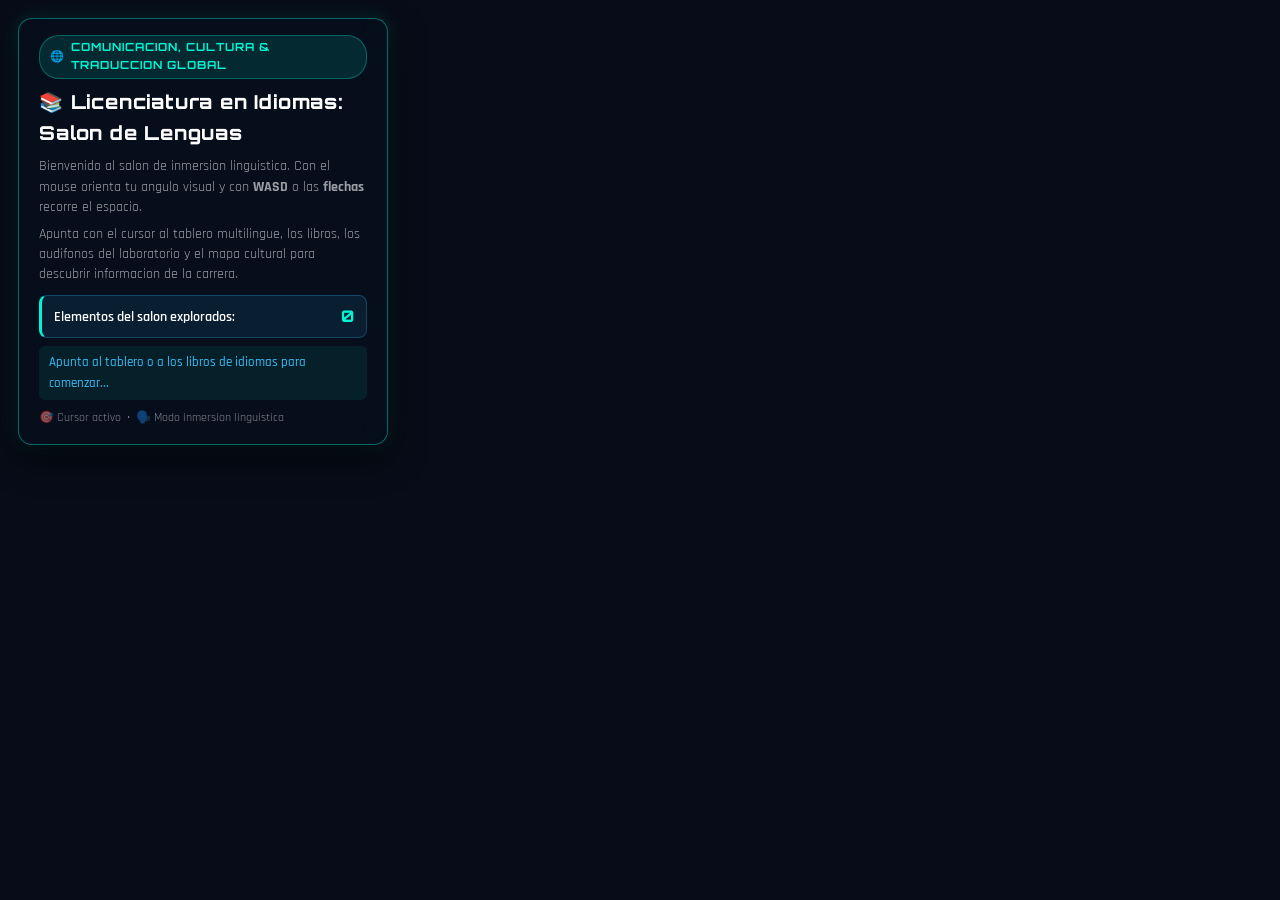
<file: idiomas.html>
﻿<!DOCTYPE html>
<html lang="es">
<head>
  <meta charset="UTF-8">
  <meta name="viewport" content="width=device-width, initial-scale=1.0">
  <title>Licenciatura en Idiomas: Salon Inmersivo | Vision Mind</title>
  <link rel="stylesheet" href="style.css">
  <script src="https://aframe.io/releases/1.5.0/aframe.min.js"></script>
</head>
<body>

  <!-- Panel HUD Interactivo de Idiomas -->
  <div class="panel">
    <div class="panel-header-badge">
      <span>&#127760;</span> COMUNICACION, CULTURA &amp; TRADUCCION GLOBAL
    </div>
    <h2>&#128218; Licenciatura en Idiomas: Salon de Lenguas</h2>
    <p>
      Bienvenido al salon de inmersion linguistica. Con el mouse orienta tu angulo visual y con <strong>WASD</strong> o las <strong>flechas</strong> recorre el espacio.
    </p>
    <p>
      Apunta con el cursor al tablero multilingue, los libros, los audifonos del laboratorio y el mapa cultural para descubrir informacion de la carrera.
    </p>
    <div class="panel-stat">
      <span>Elementos del salon explorados:</span>
      <span id="contador">0</span>
    </div>
    <div id="feedback" class="hud-feedback">
      Apunta al tablero o a los libros de idiomas para comenzar...
    </div>
    <div class="panel-controls-hint">
      <span>&#127919; Cursor activo</span> &bull; <span>&#128483;&#65039; Modo inmersion linguistica</span>
    </div>
  </div>

  <a-scene>
    <!-- CAMARA CON CURSOR INTERACTIVO -->
    <a-entity position="0 1.6 4.5">
      <a-camera look-controls="pointerLockEnabled: false" wasd-controls="acceleration: 18">
        <a-cursor
          id="cursor"
          color="#f59e0b"
          fuse="true"
          fuse-timeout="700"
          raycaster="objects: .interactivo, .producto"
          animation__fusing="property: scale; startEvents: fusing; easing: easeInCubic; dur: 700; from: 1 1 1; to: 0.2 0.2 0.2"
          animation__mouseleave="property: scale; startEvents: mouseleave; easing: easeOutCubic; dur: 200; to: 1 1 1">
        </a-cursor>
      </a-camera>
    </a-entity>

    <!-- ILUMINACION DEL SALON -->
    <a-light type="ambient" color="#fffde7" intensity="0.75"></a-light>
    <a-light type="spot" position="0 5.5 0" angle="70" penumbra="0.25" color="#fff9c4" intensity="1.8"></a-light>
    <a-light type="point" position="-4 4 -2" color="#fce4ec" intensity="0.6"></a-light>
    <a-light type="point" position="4 4 -2" color="#e3f2fd" intensity="0.6"></a-light>

    <!-- PISO BALDOSA -->
    <a-plane rotation="-90 0 0" width="16" height="18" color="#f5f5f5" material="roughness: 0.55; metalness: 0.05"></a-plane>

    <!-- TECHO -->
    <a-plane rotation="90 0 0" position="0 5.8 0" width="16" height="18" color="#fafafa" material="roughness: 0.9"></a-plane>

    <!-- PAREDES -->
    <a-box position="0 3 -8.8" width="16" height="6" depth="0.3" color="#e8f5e9"></a-box>
    <a-box position="0 3 8.8" width="16" height="6" depth="0.3" color="#f3e5f5"></a-box>
    <a-box position="-7.8 3 0" rotation="0 90 0" width="18" height="6" depth="0.3" color="#e3f2fd"></a-box>
    <a-box position="7.8 3 0" rotation="0 -90 0" width="18" height="6" depth="0.3" color="#e3f2fd"></a-box>

    <!-- TABLERO VERDE MULTILINGUE -->
    <a-box position="0 2.6 -8.5" width="9.6" height="3.2" depth="0.12" color="#5d4037"></a-box>
    <a-plane
      class="interactivo"
      position="0 2.6 -8.42"
      width="9.2" height="3.0"
      color="#2e7d32"
      data-info="Tablero multilingue: La carrera forma licenciados en ingles, frances, espanol y mas idiomas con enfasis en didactica y traduccion"
      data-sound="success"
      material="roughness: 0.9">
    </a-plane>
    <a-text value="Hello! | Bonjour! | Ciao! | Hallo! | Ola!" position="0 3.4 -8.38" align="center" scale="0.55 0.55 0.55" color="#ffffff"></a-text>
    <a-text value="Bienvenidos a la Licenciatura en Idiomas!" position="0 2.85 -8.38" align="center" scale="0.44 0.44 0.44" color="#fffde7"></a-text>
    <a-text value="Competencia Comunicativa | Traduccion | Didactica de Lenguas" position="0 2.35 -8.38" align="center" scale="0.34 0.34 0.34" color="#a5d6a7"></a-text>
    <a-text value="Ingles  |  Frances  |  Aleman  |  Italiano  |  Portugues" position="0 1.9 -8.38" align="center" scale="0.32 0.32 0.32" color="#fff59d"></a-text>
    <a-box position="3.8 1.3 -8.38" width="0.5" height="0.15" depth="0.06" color="#e0e0e0"></a-box>

    <!-- LETRERO DE CARRERA sobre el tablero -->
    <a-box position="0 5.2 -8.62" width="10" height="0.7" depth="0.15" color="#1a237e"></a-box>
    <a-text value="LICENCIATURA EN IDIOMAS  -  UNIVERSIDAD  -  VISION MIND" position="0 5.2 -8.55" align="center" scale="0.5 0.5 0.5" color="#f59e0b"></a-text>

    <!-- ESCRITORIO DEL PROFESOR -->
    <a-box position="0 0.42 -6.2" width="3.5" height="0.08" depth="1.2" color="#8d6e63"></a-box>
    <a-box position="-1.6 0.21 -6.2" width="0.1" height="0.42" depth="1.1" color="#795548"></a-box>
    <a-box position="1.6 0.21 -6.2" width="0.1" height="0.42" depth="1.1" color="#795548"></a-box>

    <!-- Silla del profesor -->
    <a-box position="0 0.48 -5.5" width="0.6" height="0.06" depth="0.6" color="#5d4037"></a-box>
    <a-box position="0 0.8 -5.2" width="0.6" height="0.65" depth="0.06" color="#5d4037"></a-box>
    <a-cylinder position="-0.25 0.24 -5.5" radius="0.03" height="0.48" color="#4e342e"></a-cylinder>
    <a-cylinder position="0.25 0.24 -5.5" radius="0.03" height="0.48" color="#4e342e"></a-cylinder>
    <a-cylinder position="-0.25 0.24 -5.8" radius="0.03" height="0.48" color="#4e342e"></a-cylinder>
    <a-cylinder position="0.25 0.24 -5.8" radius="0.03" height="0.48" color="#4e342e"></a-cylinder>

    <!-- Laptop del profesor (Interactivo) -->
    <a-entity class="interactivo" position="-0.6 0.46 -6.2" data-info="Plataforma digital docente: herramientas e-learning, evaluacion oral y portafolios linguisticos en linea" data-sound="action">
      <a-box position="0 0.04 0" width="0.6" height="0.025" depth="0.42" color="#212121"></a-box>
      <a-box position="0 0.2 -0.19" width="0.58" height="0.32" depth="0.02" color="#1a237e"></a-box>
      <a-plane position="0 0.2 -0.18" width="0.54" height="0.28" color="#1565c0" material="emissive: #1565c0; emissiveIntensity: 0.4"></a-plane>
      <a-text value="e-Learning Idiomas" position="0 0.2 -0.17" align="center" scale="0.12 0.12 0.12" color="#ffffff"></a-text>
    </a-entity>

    <!-- Libro sobre el escritorio -->
    <a-box position="0.8 0.5 -6.2" width="0.3" height="0.38" depth="0.04" color="#1976d2"></a-box>
    <a-text value="Grammar" position="0.8 0.5 -6.17" align="center" scale="0.1 0.1 0.1" color="#ffffff"></a-text>

    <!-- PUPITRES FILA 1 -->
    <a-entity position="-2.4 0 -4.2">
      <a-box position="0 0.38 0" width="0.9" height="0.06" depth="0.65" color="#a1887f"></a-box>
      <a-box position="-0.38 0.19 0" width="0.05" height="0.38" depth="0.6" color="#8d6e63"></a-box>
      <a-box position="0.38 0.19 0" width="0.05" height="0.38" depth="0.6" color="#8d6e63"></a-box>
    </a-entity>
    <a-entity position="0 0 -4.2">
      <a-box position="0 0.38 0" width="0.9" height="0.06" depth="0.65" color="#a1887f"></a-box>
      <a-box position="-0.38 0.19 0" width="0.05" height="0.38" depth="0.6" color="#8d6e63"></a-box>
      <a-box position="0.38 0.19 0" width="0.05" height="0.38" depth="0.6" color="#8d6e63"></a-box>
    </a-entity>
    <a-entity position="2.4 0 -4.2">
      <a-box position="0 0.38 0" width="0.9" height="0.06" depth="0.65" color="#a1887f"></a-box>
      <a-box position="-0.38 0.19 0" width="0.05" height="0.38" depth="0.6" color="#8d6e63"></a-box>
      <a-box position="0.38 0.19 0" width="0.05" height="0.38" depth="0.6" color="#8d6e63"></a-box>
    </a-entity>

    <!-- PUPITRES FILA 2 -->
    <a-entity position="-2.4 0 -1.8">
      <a-box position="0 0.38 0" width="0.9" height="0.06" depth="0.65" color="#a1887f"></a-box>
      <a-box position="-0.38 0.19 0" width="0.05" height="0.38" depth="0.6" color="#8d6e63"></a-box>
      <a-box position="0.38 0.19 0" width="0.05" height="0.38" depth="0.6" color="#8d6e63"></a-box>
    </a-entity>
    <a-entity position="0 0 -1.8">
      <a-box position="0 0.38 0" width="0.9" height="0.06" depth="0.65" color="#a1887f"></a-box>
      <a-box position="-0.38 0.19 0" width="0.05" height="0.38" depth="0.6" color="#8d6e63"></a-box>
      <a-box position="0.38 0.19 0" width="0.05" height="0.38" depth="0.6" color="#8d6e63"></a-box>
    </a-entity>
    <a-entity position="2.4 0 -1.8">
      <a-box position="0 0.38 0" width="0.9" height="0.06" depth="0.65" color="#a1887f"></a-box>
      <a-box position="-0.38 0.19 0" width="0.05" height="0.38" depth="0.6" color="#8d6e63"></a-box>
      <a-box position="0.38 0.19 0" width="0.05" height="0.38" depth="0.6" color="#8d6e63"></a-box>
    </a-entity>

    <!-- PUPITRES FILA 3 -->
    <a-entity position="-2.4 0 0.8">
      <a-box position="0 0.38 0" width="0.9" height="0.06" depth="0.65" color="#a1887f"></a-box>
      <a-box position="-0.38 0.19 0" width="0.05" height="0.38" depth="0.6" color="#8d6e63"></a-box>
      <a-box position="0.38 0.19 0" width="0.05" height="0.38" depth="0.6" color="#8d6e63"></a-box>
    </a-entity>
    <a-entity position="0 0 0.8">
      <a-box position="0 0.38 0" width="0.9" height="0.06" depth="0.65" color="#a1887f"></a-box>
      <a-box position="-0.38 0.19 0" width="0.05" height="0.38" depth="0.6" color="#8d6e63"></a-box>
      <a-box position="0.38 0.19 0" width="0.05" height="0.38" depth="0.6" color="#8d6e63"></a-box>
    </a-entity>
    <a-entity position="2.4 0 0.8">
      <a-box position="0 0.38 0" width="0.9" height="0.06" depth="0.65" color="#a1887f"></a-box>
      <a-box position="-0.38 0.19 0" width="0.05" height="0.38" depth="0.6" color="#8d6e63"></a-box>
      <a-box position="0.38 0.19 0" width="0.05" height="0.38" depth="0.6" color="#8d6e63"></a-box>
    </a-entity>

    <!-- ESTANTERIA PARED DERECHA -->
    <a-box position="6.6 1.8 -3" width="0.25" height="3.6" depth="2.5" color="#6d4c41"></a-box>
    <a-box position="5.1 0.08 -3" width="2.6" height="0.12" depth="2.5" color="#5d4037"></a-box>
    <a-box position="5.1 1.2 -3" width="2.6" height="0.1" depth="2.5" color="#5d4037"></a-box>
    <a-box position="5.1 2.4 -3" width="2.6" height="0.1" depth="2.5" color="#5d4037"></a-box>
    <a-box position="5.1 3.6 -3" width="2.6" height="0.1" depth="2.5" color="#5d4037"></a-box>

    <!-- Libros estante fila baja (Interactivo) -->
    <a-entity class="interactivo" position="5.1 0.7 -3" data-info="Biblioteca de linguistica: gramaticas contrastivas, diccionarios bilingues, fonologia y semantica aplicada" data-sound="success">
      <a-box position="-0.6 0 0" width="0.18" height="0.55" depth="0.3" color="#e53935"></a-box>
      <a-box position="-0.38 0 0" width="0.16" height="0.5" depth="0.3" color="#1e88e5"></a-box>
      <a-box position="-0.18 0 0" width="0.14" height="0.52" depth="0.3" color="#43a047"></a-box>
      <a-box position="0.0 0 0" width="0.18" height="0.48" depth="0.3" color="#fb8c00"></a-box>
      <a-box position="0.2 0 0" width="0.15" height="0.54" depth="0.3" color="#8e24aa"></a-box>
      <a-box position="0.38 0 0" width="0.17" height="0.5" depth="0.3" color="#00897b"></a-box>
      <a-box position="0.56 0 0" width="0.14" height="0.46" depth="0.3" color="#f4511e"></a-box>
    </a-entity>

    <!-- Libros estante fila media -->
    <a-entity position="5.1 1.9 -3">
      <a-box position="-0.6 0 0" width="0.18" height="0.55" depth="0.3" color="#546e7a"></a-box>
      <a-box position="-0.38 0 0" width="0.14" height="0.5" depth="0.3" color="#ff7043"></a-box>
      <a-box position="-0.18 0 0" width="0.16" height="0.52" depth="0.3" color="#26a69a"></a-box>
      <a-box position="0.0 0 0" width="0.18" height="0.48" depth="0.3" color="#5c6bc0"></a-box>
      <a-box position="0.2 0 0" width="0.15" height="0.56" depth="0.3" color="#d81b60"></a-box>
      <a-box position="0.38 0 0" width="0.17" height="0.5" depth="0.3" color="#7cb342"></a-box>
    </a-entity>

    <!-- LABORATORIO DE IDIOMAS (Pared Izquierda) -->
    <a-box position="-5.5 0.42 -3.5" width="0.12" height="0.84" depth="3.5" color="#bf360c"></a-box>
    <a-box position="-5.5 0.84 -3.5" width="2.4" height="0.06" depth="3.5" color="#efebe9"></a-box>

    <!-- Audifonos estacion 1 (Interactivo) -->
    <a-entity class="interactivo" position="-5.2 1.02 -4.5" data-info="Laboratorio de idiomas: cabinas de escucha activa, pronunciacion asistida por IA y practicas conversacionales en tiempo real" data-sound="ecg">
      <a-torus position="0 0.08 0" rotation="0 0 90" radius="0.12" radius-tubular="0.025" color="#212121"></a-torus>
      <a-cylinder position="-0.12 0.0 0" radius="0.05" height="0.04" color="#37474f"></a-cylinder>
      <a-cylinder position="0.12 0.0 0" radius="0.05" height="0.04" color="#37474f"></a-cylinder>
      <a-cylinder position="0 -0.08 0" radius="0.01" height="0.2" color="#424242"></a-cylinder>
    </a-entity>

    <!-- Audifonos estacion 2 (Interactivo) -->
    <a-entity class="interactivo" position="-5.2 1.02 -2.8" data-info="Practica de listening: mas de 200 ejercicios de comprension oral en ingles, frances y aleman con retroalimentacion automatica" data-sound="ecg">
      <a-torus position="0 0.08 0" rotation="0 0 90" radius="0.12" radius-tubular="0.025" color="#1a237e"></a-torus>
      <a-cylinder position="-0.12 0.0 0" radius="0.05" height="0.04" color="#283593"></a-cylinder>
      <a-cylinder position="0.12 0.0 0" radius="0.05" height="0.04" color="#283593"></a-cylinder>
      <a-cylinder position="0 -0.08 0" radius="0.01" height="0.2" color="#424242"></a-cylinder>
    </a-entity>

    <!-- Pantalla del laboratorio pared izquierda (Interactivo) -->
    <a-entity class="interactivo" position="-7.6 2.5 -3.5" data-info="Software de fonetica: analisis espectral de voz, correccion de pronunciacion y modelos nativos de 8 variedades dialectales" data-sound="action">
      <a-box position="0 0 0" width="0.15" height="1.8" depth="2.8" color="#212121"></a-box>
      <a-plane position="0.08 0 0" rotation="0 90 0" width="2.6" height="1.6" color="#0d1b2a"></a-plane>
      <a-text value="Analisis Fonetico EN / FR / DE" position="0.09 0.2 0" rotation="0 90 0" align="center" scale="0.28 0.28 0.28" color="#f59e0b"></a-text>
      <a-text value="Pronunciacion IA | Nivel B2-C2" position="0.09 -0.2 0" rotation="0 90 0" align="center" scale="0.22 0.22 0.22" color="#a5f3fc"></a-text>
    </a-entity>

    <!-- MAPA CULTURAL MUNDIAL pared derecha (Interactivo) -->
    <a-entity class="interactivo" position="7.6 3.2 -0.5" data-info="Mapa de culturas y regiones: estudios interculturales, movilidad academica internacional y programas de inmersion en el extranjero" data-sound="success">
      <a-box position="0 0 0" width="0.12" height="2.2" depth="3.6" color="#4e342e"></a-box>
      <a-plane position="0.07 0 0" rotation="0 90 0" width="3.4" height="2.0" color="#1565c0"></a-plane>
      <a-plane position="0.08 0.3 0.6" rotation="0 90 0" width="0.7" height="0.5" color="#81c784"></a-plane>
      <a-plane position="0.08 0.1 -0.4" rotation="0 90 0" width="0.9" height="0.9" color="#aed581"></a-plane>
      <a-plane position="0.08 0.2 1.1" rotation="0 90 0" width="0.5" height="0.6" color="#a5d6a7"></a-plane>
      <a-plane position="0.08 -0.3 0.2" rotation="0 90 0" width="0.6" height="0.5" color="#c8e6c9"></a-plane>
      <a-text value="Movilidad Internacional" position="0.09 -0.75 0" rotation="0 90 0" align="center" scale="0.22 0.22 0.22" color="#ffffff"></a-text>
    </a-entity>

    <!-- BANDERINES pared trasera -->
    <a-cylinder position="0 4.6 7.6" rotation="0 0 90" radius="0.012" height="12" color="#795548"></a-cylinder>
    <!-- Ingles -->
    <a-entity position="-4.5 4.1 7.62" rotation="0 180 0">
      <a-plane width="0.55" height="0.38" color="#012169"></a-plane>
      <a-plane position="0 0 0.01" width="0.1" height="0.38" color="#ffffff"></a-plane>
      <a-plane position="0 0 0.01" width="0.55" height="0.06" color="#ffffff"></a-plane>
      <a-plane position="0 0 0.01" width="0.55" height="0.03" color="#c8102e"></a-plane>
      <a-plane position="0 0 0.01" width="0.04" height="0.38" color="#c8102e"></a-plane>
    </a-entity>
    <!-- Frances -->
    <a-entity position="-1.5 4.1 7.62" rotation="0 180 0">
      <a-plane position="-0.18 0 0" width="0.18" height="0.38" color="#002395"></a-plane>
      <a-plane position="0 0 0" width="0.18" height="0.38" color="#ffffff"></a-plane>
      <a-plane position="0.18 0 0" width="0.18" height="0.38" color="#ed2939"></a-plane>
    </a-entity>
    <!-- Aleman -->
    <a-entity position="1.5 4.1 7.62" rotation="0 180 0">
      <a-plane position="0 0.13 0" width="0.55" height="0.12" color="#000000"></a-plane>
      <a-plane position="0 0 0" width="0.55" height="0.12" color="#dd0000"></a-plane>
      <a-plane position="0 -0.13 0" width="0.55" height="0.12" color="#ffce00"></a-plane>
    </a-entity>
    <!-- Italiano -->
    <a-entity position="4.5 4.1 7.62" rotation="0 180 0">
      <a-plane position="-0.18 0 0" width="0.18" height="0.38" color="#009246"></a-plane>
      <a-plane position="0 0 0" width="0.18" height="0.38" color="#ffffff"></a-plane>
      <a-plane position="0.18 0 0" width="0.18" height="0.38" color="#ce2b37"></a-plane>
    </a-entity>

    <!-- VENTANAS pared izquierda -->
    <a-box position="-7.68 3.0 2.0" rotation="0 90 0" width="2.2" height="2.0" depth="0.18" color="#795548"></a-box>
    <a-plane position="-7.6 3.0 2.0" rotation="0 90 0" width="2.0" height="1.8" color="#b3e5fc" material="opacity: 0.7; transparent: true"></a-plane>
    <a-box position="-7.68 3.0 -1.0" rotation="0 90 0" width="2.2" height="2.0" depth="0.18" color="#795548"></a-box>
    <a-plane position="-7.6 3.0 -1.0" rotation="0 90 0" width="2.0" height="1.8" color="#b3e5fc" material="opacity: 0.7; transparent: true"></a-plane>

    <!-- POSTER EGRESADO pared derecha (Interactivo) -->
    <a-entity class="interactivo" position="7.65 2.5 3.0" data-info="Perfil del egresado: dominio de 2 o mas idiomas extranjeros, certificacion TOEFL/DELF/Goethe, practica pedagogica y traduccion literaria" data-sound="metal">
      <a-box position="0 0 0" width="0.1" height="1.8" depth="1.3" color="#fff9c4"></a-box>
      <a-plane position="0.06 0 0" rotation="0 90 0" width="1.1" height="1.6" color="#e8f5e9"></a-plane>
      <a-text value="Egresado en Idiomas" position="0.07 0.5 0" rotation="0 90 0" align="center" scale="0.22 0.22 0.22" color="#1b5e20"></a-text>
      <a-text value="2 idiomas extranjeros Certificacion Internacional Practica docente Traduccion literaria" position="0.07 0.0 0" rotation="0 90 0" align="center" scale="0.16 0.16 0.16" color="#2e7d32" wrap-count="20"></a-text>
    </a-entity>

    <!-- PROYECTOR EN TECHO -->
    <a-box position="0 5.55 -5.5" width="0.4" height="0.2" depth="0.6" color="#424242"></a-box>
    <a-cylinder position="0 5.44 -5.5" radius="0.04" height="0.1" color="#212121"></a-cylinder>
    <a-cone position="0 4.8 -6.8" radius-top="0.04" radius-bottom="0.85" height="1.2" color="#fffff0" material="opacity: 0.08; transparent: true" rotation="180 0 0"></a-cone>

  </a-scene>

  <script src="app.js"></script>
</body>
</html>
</file>
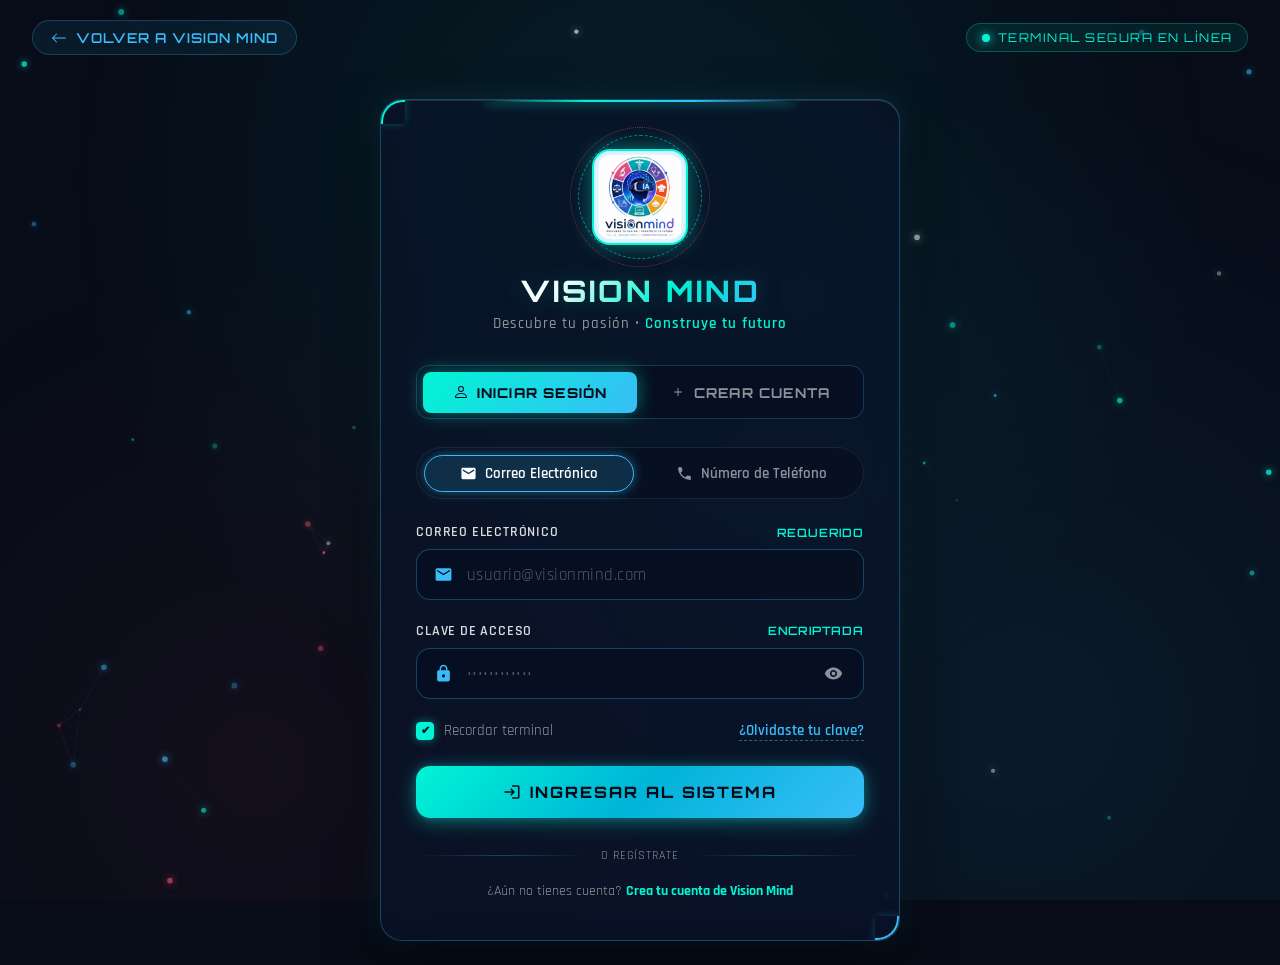
<file: login.html>
<!DOCTYPE html>
<html lang="es">
<head>
  <meta charset="UTF-8">
  <meta name="viewport" content="width=device-width, initial-scale=1.0">
  <title>Vision Mind | Acceso Seguro & Registro</title>
  <link rel="stylesheet" href="login.css">
  <link rel="icon" type="image/png" href="img/vision_mind_logo.png">
</head>
<body>

  <!-- Lienzo interactivo de partículas cuánticas -->
  <canvas id="cyber-canvas"></canvas>

  <!-- Rejilla y resplandor ambiental -->
  <div class="cyber-grid-overlay"></div>

  <!-- Barra de navegación superior -->
  <header class="cyber-header-nav">
    <a href="Index.html" class="back-link">
      <svg width="16" height="16" fill="currentColor" viewBox="0 0 16 16">
        <path fill-rule="evenodd" d="M15 8a.5.5 0 0 0-.5-.5H2.707l3.147-3.146a.5.5 0 1 0-.708-.708l-4 4a.5.5 0 0 0 0 .708l4 4a.5.5 0 0 0 .708-.708L2.707 8.5H14.5A.5.5 0 0 0 15 8z"/>
      </svg>
      VOLVER A VISION MIND
    </a>

    <div class="system-status-indicator">
      <span class="status-dot"></span>
      TERMINAL SEGURA EN LÍNEA
    </div>
  </header>

  <!-- Contenedor Principal de Autenticación -->
  <main class="main-auth-container">
    <div class="auth-card-wrapper">
      <div class="cyber-card-glow-bar"></div>

      <!-- Encabezado de la Marca y Logo Futurista -->
      <div class="auth-brand-header">
        <div class="logo-hologram-frame">
          <div class="orbit-ring ring-1"></div>
          <div class="orbit-ring ring-2"></div>
          <img src="img/vision_mind_logo.png" alt="Logo Vision Mind" width="96" height="96">
        </div>

        <h1 class="brand-title">VISION MIND</h1>
        <p class="brand-tagline">Descubre tu pasión • <span class="highlight-tag">Construye tu futuro</span></p>
      </div>

      <!-- Pestañas de Cambio de Modo (Iniciar Sesión / Crear Cuenta) -->
      <nav class="auth-mode-tabs" aria-label="Selector de autenticación">
        <button type="button" class="tab-btn active" data-mode="login">
          <svg width="16" height="16" fill="currentColor" viewBox="0 0 16 16">
            <path d="M8 8a3 3 0 1 0 0-6 3 3 0 0 0 0 6zm2-3a2 2 0 1 1-4 0 2 2 0 0 1 4 0zm4 8c0 1-1 1-1 1H3s-1 0-1-1 1-4 6-4 6 3 6 4zm-1-.004c-.001-.246-.154-.986-.832-1.664C11.516 10.68 10.289 10 8 10c-2.29 0-3.516.68-4.168 1.332-.678.678-.83 1.418-.832 1.664h10z"/>
          </svg>
          INICIAR SESIÓN
        </button>
        <button type="button" class="tab-btn" data-mode="register">
          <svg width="16" height="16" fill="currentColor" viewBox="0 0 16 16">
            <path d="M8 4a.5.5 0 0 1 .5.5v3h3a.5.5 0 0 1 0 1h-3v3a.5.5 0 0 1-1 0v-3h-3a.5.5 0 0 1 0-1h3v-3A.5.5 0 0 1 8 4z"/>
          </svg>
          CREAR CUENTA
        </button>
      </nav>

      <!-- ===================================================================
           PANEL 1: INICIAR SESIÓN
           =================================================================== -->
      <section id="panel-login" class="form-panel active">
        <!-- Selector de Ingreso: Correo vs Teléfono -->
        <div class="login-method-selector">
          <button type="button" class="method-btn active" data-method="email">
            <svg viewBox="0 0 24 24">
              <path d="M20 4H4c-1.1 0-1.99.9-1.99 2L2 18c0 1.1.9 2 2 2h16c1.1 0 2-.9 2-2V6c0-1.1-.9-2-2-2zm0 4l-8 5-8-5V6l8 5 8-5v2z"/>
            </svg>
            Correo Electrónico
          </button>
          <button type="button" class="method-btn" data-method="phone">
            <svg viewBox="0 0 24 24">
              <path d="M6.62 10.79c1.44 2.83 3.76 5.14 6.59 6.59l2.2-2.2c.27-.27.67-.36 1.02-.24 1.12.37 2.33.57 3.57.57.55 0 1 .45 1 1V20c0 .55-.45 1-1 1-9.39 0-17-7.61-17-17 0-.55.45-1 1-1h3.5c.55 0 1 .45 1 1 0 1.25.2 2.45.57 3.57.11.35.03.74-.25 1.02l-2.2 2.2z"/>
            </svg>
            Número de Teléfono
          </button>
        </div>

        <form id="form-login" novalidate>
          <!-- Campo Correo Electrónico -->
          <div class="cyber-input-group" id="login-email-group">
            <label class="input-label" for="login-email">
              <span>Correo Electrónico</span>
              <span class="label-tag">REQUERIDO</span>
            </label>
            <div class="input-wrapper">
              <span class="input-icon">
                <svg viewBox="0 0 24 24">
                  <path d="M20 4H4c-1.1 0-1.99.9-1.99 2L2 18c0 1.1.9 2 2 2h16c1.1 0 2-.9 2-2V6c0-1.1-.9-2-2-2zm0 4l-8 5-8-5V6l8 5 8-5v2z"/>
                </svg>
              </span>
              <input 
                type="email" 
                id="login-email" 
                class="cyber-input" 
                placeholder="usuario@visionmind.com" 
                autocomplete="email"
                required>
            </div>
          </div>

          <!-- Campo Teléfono Móvil (Alternativo) -->
          <div class="cyber-input-group" id="login-phone-group" style="display: none;">
            <label class="input-label" for="login-phone">
              <span>Número Telefónico</span>
              <span class="label-tag">MÓVIL</span>
            </label>
            <div class="phone-input-row">
              <select id="login-country-code" class="country-code-select" aria-label="Código de País">
                <option value="+57">🇨🇴 +57</option>
                <option value="+1">🇺🇸 +1</option>
                <option value="+34">🇪🇸 +34</option>
                <option value="+52">🇲🇽 +52</option>
                <option value="+54">🇦🇷 +54</option>
                <option value="+56">🇨🇱 +56</option>
                <option value="+51">🇵🇪 +51</option>
              </select>
              <div class="input-wrapper">
                <span class="input-icon">
                  <svg viewBox="0 0 24 24">
                    <path d="M6.62 10.79c1.44 2.83 3.76 5.14 6.59 6.59l2.2-2.2c.27-.27.67-.36 1.02-.24 1.12.37 2.33.57 3.57.57.55 0 1 .45 1 1V20c0 .55-.45 1-1 1-9.39 0-17-7.61-17-17 0-.55.45-1 1-1h3.5c.55 0 1 .45 1 1 0 1.25.2 2.45.57 3.57.11.35.03.74-.25 1.02l-2.2 2.2z"/>
                  </svg>
                </span>
                <input 
                  type="tel" 
                  id="login-phone" 
                  class="cyber-input" 
                  placeholder="300 123 4567" 
                  autocomplete="tel">
              </div>
            </div>
          </div>

          <!-- Campo Contraseña -->
          <div class="cyber-input-group">
            <label class="input-label" for="login-password">
              <span>Clave de Acceso</span>
              <span class="label-tag">ENCRIPTADA</span>
            </label>
            <div class="input-wrapper">
              <span class="input-icon">
                <svg viewBox="0 0 24 24">
                  <path d="M18 8h-1V6c0-2.76-2.24-5-5-5S7 3.24 7 6v2H6c-1.1 0-2 .9-2 2v10c0 1.1.9 2 2 2h12c1.1 0 2-.9 2-2V10c0-1.1-.9-2-2-2zm-6 9c-1.1 0-2-.9-2-2s.9-2 2-2 2 .9 2 2-.9 2-2 2zm3.1-9H8.9V6c0-1.71 1.39-3.1 3.1-3.1 1.71 0 3.1 1.39 3.1 3.1v2z"/>
                </svg>
              </span>
              <input 
                type="password" 
                id="login-password" 
                class="cyber-input" 
                placeholder="••••••••••••" 
                autocomplete="current-password"
                required>
              <button type="button" class="toggle-password-btn" data-target="login-password" title="Ver contraseña" aria-label="Mostrar contraseña">
                <svg viewBox="0 0 24 24">
                  <path d="M12 4.5C7 4.5 2.73 7.61 1 12c1.73 4.39 6 7.5 11 7.5s9.27-3.11 11-7.5c-1.73-4.39-6-7.5-11-7.5zm0 12c-2.48 0-4.5-2.02-4.5-4.5S9.52 7.5 12 7.5s4.5 2.02 4.5 4.5-2.02 4.5-4.5 4.5zm0-7a2.5 2.5 0 100 5 2.5 2.5 0 000-5z"/>
                </svg>
              </button>
            </div>
          </div>

          <!-- Opciones extras -->
          <div class="form-extra-options">
            <label class="cyber-checkbox-label">
              <input type="checkbox" id="remember-me" checked>
              <span>Recordar terminal</span>
            </label>
            <a href="#" class="forgot-password-link" onclick="event.preventDefault(); showToast('Enlace de recuperación enviado al contacto registrado', 'info');">¿Olvidaste tu clave?</a>
          </div>

          <!-- Botón de Entrada Principal -->
          <button type="submit" class="btn-cyber-submit">
            <svg width="18" height="18" fill="currentColor" viewBox="0 0 24 24">
              <path d="M11 7L9.6 8.4l2.6 2.6H2v2h10.2l-2.6 2.6L11 17l5-5-5-5zm9 12h-8v2h8c1.1 0 2-.9 2-2V5c0-1.1-.9-2-2-2h-8v2h8v14z"/>
            </svg>
            INGRESAR AL SISTEMA
          </button>
        </form>

        <div class="cyber-divider">
          <span>O REGÍSTRATE</span>
        </div>

        <p class="auth-footer-note">
          ¿Aún no tienes cuenta? <a href="#" data-switch-to="register">Crea tu cuenta de Vision Mind</a>
        </p>
      </section>

      <!-- ===================================================================
           PANEL 2: CREAR CUENTA
           =================================================================== -->
      <section id="panel-register" class="form-panel">
        <form id="form-register" novalidate>
          <!-- Nombre Completo -->
          <div class="cyber-input-group">
            <label class="input-label" for="reg-fullname">
              <span>Nombre Completo</span>
              <span class="label-tag">IDENTIDAD</span>
            </label>
            <div class="input-wrapper">
              <span class="input-icon">
                <svg viewBox="0 0 24 24">
                  <path d="M12 12c2.21 0 4-1.79 4-4s-1.79-4-4-4-4 1.79-4 4 1.79 4 4 4zm0 2c-2.67 0-8 1.34-8 4v2h16v-2c0-2.66-5.33-4-8-4z"/>
                </svg>
              </span>
              <input 
                type="text" 
                id="reg-fullname" 
                class="cyber-input" 
                placeholder="Ej. Alexander Phoenix" 
                autocomplete="name"
                required>
            </div>
          </div>

          <!-- Correo Electrónico -->
          <div class="cyber-input-group">
            <label class="input-label" for="reg-email">
              <span>Correo Electrónico</span>
              <span class="label-tag">VERIFICACIÓN</span>
            </label>
            <div class="input-wrapper">
              <span class="input-icon">
                <svg viewBox="0 0 24 24">
                  <path d="M20 4H4c-1.1 0-1.99.9-1.99 2L2 18c0 1.1.9 2 2 2h16c1.1 0 2-.9 2-2V6c0-1.1-.9-2-2-2zm0 4l-8 5-8-5V6l8 5 8-5v2z"/>
                </svg>
              </span>
              <input 
                type="email" 
                id="reg-email" 
                class="cyber-input" 
                placeholder="alexander@correo.com" 
                autocomplete="email"
                required>
            </div>
          </div>

          <!-- Número Telefónico -->
          <div class="cyber-input-group">
            <label class="input-label" for="reg-phone">
              <span>Número de Teléfono</span>
              <span class="label-tag">MÓVIL</span>
            </label>
            <div class="phone-input-row">
              <select id="reg-country-code" class="country-code-select" aria-label="Código de País">
                <option value="+57">🇨🇴 +57</option>
                <option value="+1">🇺🇸 +1</option>
                <option value="+34">🇪🇸 +34</option>
                <option value="+52">🇲🇽 +52</option>
                <option value="+54">🇦🇷 +54</option>
                <option value="+56">🇨🇱 +56</option>
                <option value="+51">🇵🇪 +51</option>
              </select>
              <div class="input-wrapper">
                <span class="input-icon">
                  <svg viewBox="0 0 24 24">
                    <path d="M6.62 10.79c1.44 2.83 3.76 5.14 6.59 6.59l2.2-2.2c.27-.27.67-.36 1.02-.24 1.12.37 2.33.57 3.57.57.55 0 1 .45 1 1V20c0 .55-.45 1-1 1-9.39 0-17-7.61-17-17 0-.55.45-1 1-1h3.5c.55 0 1 .45 1 1 0 1.25.2 2.45.57 3.57.11.35.03.74-.25 1.02l-2.2 2.2z"/>
                  </svg>
                </span>
                <input 
                  type="tel" 
                  id="reg-phone" 
                  class="cyber-input" 
                  placeholder="300 000 0000" 
                  autocomplete="tel"
                  required>
              </div>
            </div>
          </div>

          <!-- Contraseña -->
          <div class="cyber-input-group">
            <label class="input-label" for="reg-password">
              <span>Crear Contraseña</span>
              <span class="label-tag">SEGURIDAD</span>
            </label>
            <div class="input-wrapper">
              <span class="input-icon">
                <svg viewBox="0 0 24 24">
                  <path d="M18 8h-1V6c0-2.76-2.24-5-5-5S7 3.24 7 6v2H6c-1.1 0-2 .9-2 2v10c0 1.1.9 2 2 2h12c1.1 0 2-.9 2-2V10c0-1.1-.9-2-2-2zm-6 9c-1.1 0-2-.9-2-2s.9-2 2-2 2 .9 2 2-.9 2-2 2zm3.1-9H8.9V6c0-1.71 1.39-3.1 3.1-3.1 1.71 0 3.1 1.39 3.1 3.1v2z"/>
                </svg>
              </span>
              <input 
                type="password" 
                id="reg-password" 
                class="cyber-input" 
                placeholder="Mínimo 8 caracteres" 
                autocomplete="new-password"
                required>
              <button type="button" class="toggle-password-btn" data-target="reg-password" title="Ver contraseña" aria-label="Mostrar contraseña">
                <svg viewBox="0 0 24 24">
                  <path d="M12 4.5C7 4.5 2.73 7.61 1 12c1.73 4.39 6 7.5 11 7.5s9.27-3.11 11-7.5c-1.73-4.39-6-7.5-11-7.5zm0 12c-2.48 0-4.5-2.02-4.5-4.5S9.52 7.5 12 7.5s4.5 2.02 4.5 4.5-2.02 4.5-4.5 4.5zm0-7a2.5 2.5 0 100 5 2.5 2.5 0 000-5z"/>
                </svg>
              </button>
            </div>
            <!-- Medidor de fortaleza -->
            <div class="password-strength-bar">
              <div id="strength-fill" class="strength-fill"></div>
            </div>
            <span id="strength-text" class="strength-text">Introduce tu contraseña</span>
          </div>

          <!-- Confirmar Contraseña -->
          <div class="cyber-input-group">
            <label class="input-label" for="reg-confirm-password">
              <span>Confirmar Contraseña</span>
              <span class="label-tag">VALIDACIÓN</span>
            </label>
            <div class="input-wrapper">
              <span class="input-icon">
                <svg viewBox="0 0 24 24">
                  <path d="M18 8h-1V6c0-2.76-2.24-5-5-5S7 3.24 7 6v2H6c-1.1 0-2 .9-2 2v10c0 1.1.9 2 2 2h12c1.1 0 2-.9 2-2V10c0-1.1-.9-2-2-2zm-6 9c-1.1 0-2-.9-2-2s.9-2 2-2 2 .9 2 2-.9 2-2 2zm3.1-9H8.9V6c0-1.71 1.39-3.1 3.1-3.1 1.71 0 3.1 1.39 3.1 3.1v2z"/>
                </svg>
              </span>
              <input 
                type="password" 
                id="reg-confirm-password" 
                class="cyber-input" 
                placeholder="Repite tu contraseña" 
                autocomplete="new-password"
                required>
              <button type="button" class="toggle-password-btn" data-target="reg-confirm-password" title="Ver contraseña" aria-label="Mostrar contraseña">
                <svg viewBox="0 0 24 24">
                  <path d="M12 4.5C7 4.5 2.73 7.61 1 12c1.73 4.39 6 7.5 11 7.5s9.27-3.11 11-7.5c-1.73-4.39-6-7.5-11-7.5zm0 12c-2.48 0-4.5-2.02-4.5-4.5S9.52 7.5 12 7.5s4.5 2.02 4.5 4.5-2.02 4.5-4.5 4.5zm0-7a2.5 2.5 0 100 5 2.5 2.5 0 000-5z"/>
                </svg>
              </button>
            </div>
          </div>

          <!-- Términos y Condiciones -->
          <div class="form-extra-options">
            <label class="cyber-checkbox-label">
              <input type="checkbox" id="reg-terms" required>
              <span>Acepto los términos del sistema y privacidad</span>
            </label>
          </div>

          <!-- Botón de Registro Principal -->
          <button type="submit" class="btn-cyber-submit btn-register-accent">
            <svg width="18" height="18" fill="currentColor" viewBox="0 0 24 24">
              <path d="M15 12c2.21 0 4-1.79 4-4s-1.79-4-4-4-4 1.79-4 4 1.79 4 4 4zm-9-2V7H4v3H1v2h3v3h2v-3h3v-2H6zm9 4c-2.67 0-8 1.34-8 4v2h16v-2c0-2.66-5.33-4-8-4z"/>
            </svg>
            CREAR CUENTA NUEVA
          </button>
        </form>

        <div class="cyber-divider">
          <span>O ACCEDE</span>
        </div>

        <p class="auth-footer-note">
          ¿Ya tienes cuenta activa? <a href="#" data-switch-to="login">Inicia sesión en tu terminal</a>
        </p>
      </section>

    </div>
  </main>

  <script src="login.js"></script>
</body>
</html>
</file>
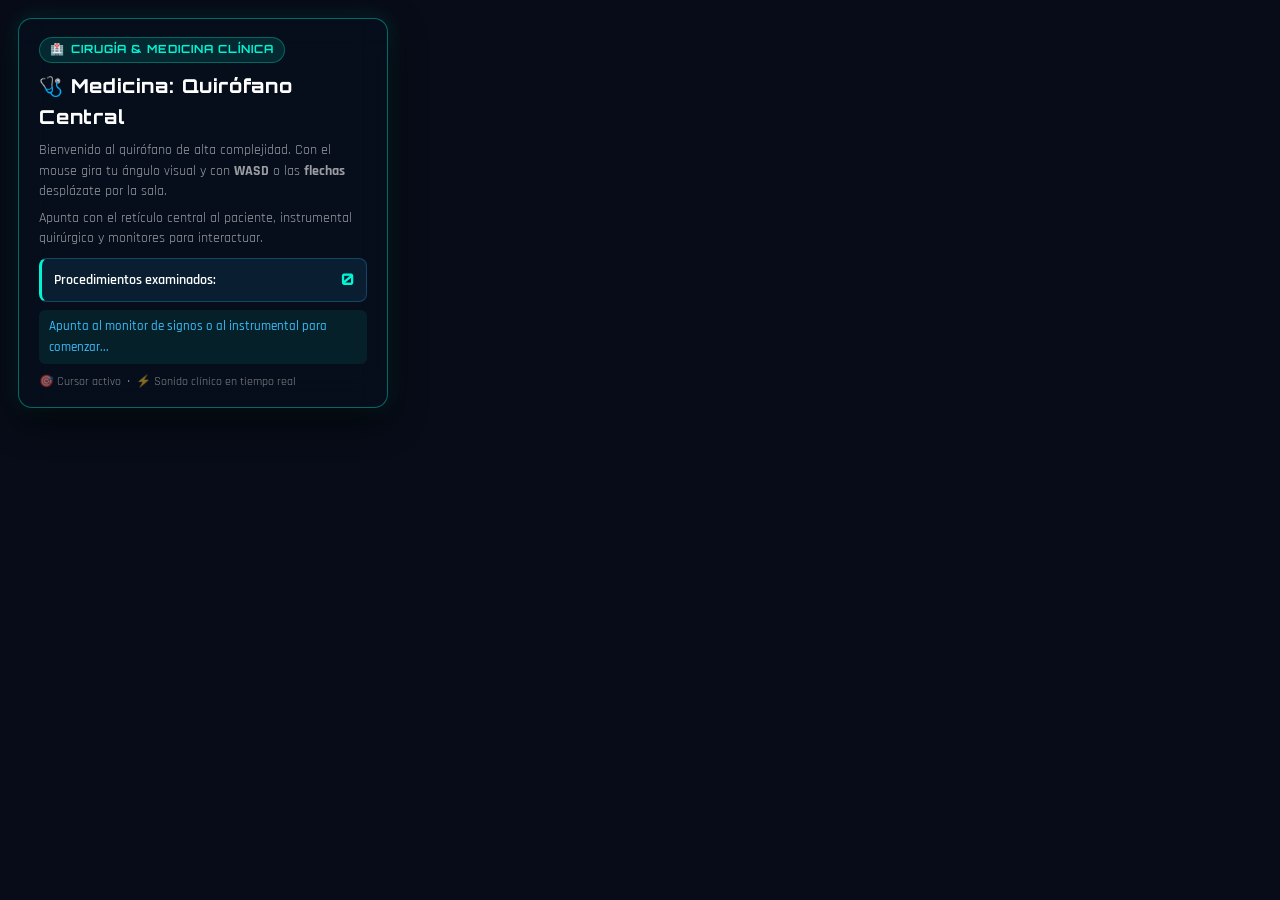
<file: medicina.html>
<!DOCTYPE html>
<html lang="es">
<head>
  <meta charset="UTF-8">
  <meta name="viewport" content="width=device-width, initial-scale=1.0">
  <title>Medicina: Sala de Cirugía y Quirófano | Vision Mind</title>
  <link rel="stylesheet" href="style.css">
  <script src="https://aframe.io/releases/1.5.0/aframe.min.js"></script>
</head>
<body>

  <!-- Panel HUD Interactivo de Cirugía -->
  <div class="panel">
    <div class="panel-header-badge">
      <span>🏥</span> CIRUGÍA &amp; MEDICINA CLÍNICA
    </div>
    <h2>🩺 Medicina: Quirófano Central</h2>
    
    <p>
      Bienvenido al quirófano de alta complejidad. Con el mouse gira tu ángulo visual y con <strong>WASD</strong> o las <strong>flechas</strong> desplázate por la sala.
    </p>
    <p>
      Apunta con el retículo central al paciente, instrumental quirúrgico y monitores para interactuar.
    </p>
    
    <div class="panel-stat">
      <span>Procedimientos examinados:</span>
      <span id="contador">0</span>
    </div>
    
    <div id="feedback" class="hud-feedback">
      Apunta al monitor de signos o al instrumental para comenzar...
    </div>

    <div class="panel-controls-hint">
      <span>🎯 Cursor activo</span> &bull; <span>⚡ Sonido clínico en tiempo real</span>
    </div>
  </div>

  <a-scene>
    <!-- CÁMARA CON CURSOR INTERACTIVO -->
    <a-entity position="0 1.6 3.5">
      <a-camera look-controls="pointerLockEnabled: false" wasd-controls="acceleration: 22">
        <a-cursor
          id="cursor"
          color="#00f5d4"
          fuse="true"
          fuse-timeout="700"
          raycaster="objects: .interactivo, .producto"
          animation__fusing="property: scale; startEvents: fusing; easing: easeInCubic; dur: 700; from: 1 1 1; to: 0.2 0.2 0.2"
          animation__mouseleave="property: scale; startEvents: mouseleave; easing: easeOutCubic; dur: 200; to: 1 1 1">
        </a-cursor>
      </a-camera>
    </a-entity>

    <!-- ILUMINACIÓN AMBIENTAL Y QUIRÚRGICA -->
    <a-light type="ambient" color="#e0f7fa" intensity="0.9"></a-light>
    
    <!-- LUZ DIRIGIDA CENITAL QUIRÓFANO -->
    <a-light 
      type="spot" 
      position="0 5 -1.2" 
      target="#paciente-foco" 
      angle="35" 
      penumbra="0.25" 
      color="#ffffff" 
      intensity="2.8">
    </a-light>
    <a-entity id="paciente-foco" position="0 1 -1.2"></a-entity>

    <!-- LUZ DE APOYO SUAVE FRONTAL -->
    <a-light type="point" position="0 3 2" color="#b2ebf2" intensity="0.6"></a-light>

    <!-- ==========================================
         PISO EPÓXICO Y ESTRUCTURA DE LA SALA
         ========================================== -->
    <!-- Piso antiséptico principal -->
    <a-plane 
      rotation="-90 0 0" 
      width="30" 
      height="30" 
      color="#cfd8dc" 
      material="roughness: 0.2; metalness: 0.1">
    </a-plane>

    <!-- Delimitación de Área Estéril en el piso -->
    <a-ring 
      position="0 0.02 -1.2" 
      rotation="-90 0 0" 
      radius-inner="3.2" 
      radius-outer="3.35" 
      color="#00f5d4" 
      material="opacity: 0.85">
    </a-ring>

    <!-- Pared Frontal / Trasera Quirófano -->
    <a-box position="0 4 -9" width="26" height="8" depth="0.4" color="#eceff1"></a-box>
    <a-box position="0 1.5 -8.9" width="26" height="3" depth="0.45" color="#b2dfdb"></a-box>
    <a-box position="0 3 -8.8" width="26" height="0.1" depth="0.48" color="#78909c"></a-box>

    <!-- Puerta Hermética Quirófano con ojos de buey -->
    <a-box position="0 2.8 -8.7" width="4.4" height="4.8" depth="0.1" color="#607d8b"></a-box>
    <a-box position="0 2.8 -8.65" width="4.2" height="4.6" depth="0.1" color="#78909c"></a-box>
    <!-- Marco de puerta y línea divisoria -->
    <a-box position="0 2.8 -8.6" width="0.05" height="4.6" depth="0.12" color="#37474f"></a-box>
    <!-- Ventanillas circulares tipo ojo de buey -->
    <a-cylinder position="-1 3.4 -8.55" rotation="90 0 0" radius="0.45" height="0.1" color="#cfd8dc"></a-cylinder>
    <a-cylinder position="-1 3.4 -8.54" rotation="90 0 0" radius="0.38" height="0.12" color="#00bcd4" material="opacity: 0.7"></a-cylinder>
    <a-cylinder position="1 3.4 -8.55" rotation="90 0 0" radius="0.45" height="0.1" color="#cfd8dc"></a-cylinder>
    <a-cylinder position="1 3.4 -8.54" rotation="90 0 0" radius="0.38" height="0.12" color="#00bcd4" material="opacity: 0.7"></a-cylinder>
    <!-- Manillas de apertura hermética de acero -->
    <a-cylinder position="-0.25 2.6 -8.5" rotation="0 0 0" radius="0.03" height="0.9" color="#eceff1"></a-cylinder>
    <a-cylinder position="0.25 2.6 -8.5" rotation="0 0 0" radius="0.03" height="0.9" color="#eceff1"></a-cylinder>

    <!-- Letrero luminoso superior de Quirófano Activo -->
    <a-box position="0 5.6 -8.6" width="4.8" height="0.75" depth="0.15" color="#1a1a1a"></a-box>
    <a-box position="0 5.6 -8.5" width="4.6" height="0.6" depth="0.1" color="#b71c1c" material="emissive: #d32f2f; emissiveIntensity: 0.6"></a-box>
    <a-text 
      value="QUIROFANO 01 - CIRUGIA EN CURSO" 
      position="0 5.6 -8.4" 
      align="center" 
      scale="1.2 1.2 1.2" 
      color="#ffffff">
    </a-text>

    <!-- Pared Izquierda -->
    <a-box position="-12 4 0" rotation="0 90 0" width="22" height="8" depth="0.4" color="#eceff1"></a-box>
    <a-box position="-11.9 1.5 0" rotation="0 90 0" width="22" height="3" depth="0.45" color="#b2dfdb"></a-box>

    <!-- Pared Derecha -->
    <a-box position="12 4 0" rotation="0 -90 0" width="22" height="8" depth="0.4" color="#eceff1"></a-box>
    <a-box position="11.9 1.5 0" rotation="0 -90 0" width="22" height="3" depth="0.45" color="#b2dfdb"></a-box>

    <!-- ==========================================
         MESA QUIRÚRGICA CENTRAL & PACIENTE
         ========================================== -->
    <!-- Columna base telescópica y base rodante de acero -->
    <a-box position="0 0.15 -1.2" width="1.4" height="0.3" depth="2.2" color="#546e7a" material="metalness: 0.8; roughness: 0.2"></a-box>
    <a-cylinder position="0 0.65 -1.2" radius="0.3" height="0.8" color="#cfd8dc" material="metalness: 0.9; roughness: 0.15"></a-cylinder>

    <!-- Colchón acolchado y camilla quirúrgica -->
    <a-box position="0 1.05 -1.2" width="1.15" height="0.16" depth="2.7" color="#263238"></a-box>
    <a-box position="0 1.15 -1.2" width="1.1" height="0.1" depth="2.6" color="#37474f"></a-box>

    <!-- Apoyabrazos quirúrgicos laterales -->
    <a-box position="-0.75 1.1 -1.4" width="0.3" height="0.08" depth="0.9" color="#455a64"></a-box>
    <a-box position="0.75 1.1 -1.4" width="0.3" height="0.08" depth="0.9" color="#455a64"></a-box>

    <!-- EL PACIENTE (Anatomía, Gorro, Sábana Estéril y Mascarilla) -->
    <!-- Almohada ergonómica médica -->
    <a-box position="0 1.25 -2.25" width="0.65" height="0.12" depth="0.4" color="#ffffff"></a-box>

    <!-- Cabeza del Paciente (Entidad interactiva para inspección) -->
    <a-entity 
      class="interactivo" 
      position="0 1.4 -2.2" 
      data-info="Paciente masculino 34 años en anestesia general equilibrada"
      data-sound="ecg">
      
      <!-- Cabeza piel -->
      <a-sphere radius="0.22" color="#f5cba7"></a-sphere>
      <!-- Gorro quirúrgico azul -->
      <a-sphere position="0 0.08 0.03" radius="0.23" color="#1976d2"></a-sphere>
      <!-- Mascarilla de oxígeno transparente/celeste -->
      <a-sphere position="0 -0.05 0.16" radius="0.12" color="#b2ebf2" material="opacity: 0.8"></a-sphere>
      <!-- Tubo corrugado que sale de la mascarilla hacia la máquina de anestesia -->
      <a-cylinder position="-0.3 0.05 0.2" rotation="30 45 -20" radius="0.03" height="0.5" color="#e0e0e0"></a-cylinder>
    </a-entity>

    <!-- Cuerpo del Paciente cubierto por Sábana Quirúrgica Estéril (Campo Quirúrgico) -->
    <a-entity 
      class="interactivo" 
      position="0 1.28 -1.1" 
      data-info="Campo operatorio estéril preparado para incisión" 
      data-sound="action">
      
      <!-- Relieve del torso y piernas del paciente bajo la tela -->
      <a-box position="0 0.05 -0.3" width="0.95" height="0.2" depth="0.9" color="#00897b"></a-box>
      <a-box position="0 0.02 0.65" width="0.85" height="0.16" depth="1.0" color="#00897b"></a-box>

      <!-- Ventana Quirúrgica (Abertura estéril sobre el abdomen) -->
      <a-plane position="0 0.16 -0.3" rotation="-90 0 0" width="0.35" height="0.4" color="#ffffff"></a-plane>
      <a-plane position="0 0.165 -0.3" rotation="-90 0 0" width="0.28" height="0.32" color="#ffe0b2"></a-plane>
      <a-plane position="0 0.17 -0.3" rotation="-90 0 0" width="0.04" height="0.2" color="#d32f2f"></a-plane>
    </a-entity>

    <!-- Brazo izquierdo extendido con catéter IV y oxímetro -->
    <a-cylinder position="-0.75 1.15 -1.4" rotation="0 0 90" radius="0.065" height="0.8" color="#f5cba7"></a-cylinder>
    <!-- Sensor de Pulsioximetría en el dedo con luz roja parpadeante -->
    <a-box 
      class="interactivo" 
      position="-1.1 1.16 -1.4" 
      width="0.08" height="0.06" depth="0.06" 
      color="#d32f2f" 
      data-info="Sensor SpO2 en dedo: Saturación de oxígeno al 99%" 
      data-sound="ecg"
      animation="property: material.color; to: #ff5252; dir: alternate; dur: 800; loop: true">
    </a-box>

    <!-- ==========================================
         LÁMPARA CIALÍTICA QUIRÚRGICA DE TECHO
         ========================================== -->
    <a-entity position="0 5.5 -1.2">
      <!-- Fijación al techo -->
      <a-cylinder radius="0.3" height="0.15" color="#cfd8dc" material="metalness: 0.8"></a-cylinder>
      <!-- Brazo vertical -->
      <a-cylinder position="0 -0.6 0" radius="0.06" height="1.1" color="#90a4ae" material="metalness: 0.9"></a-cylinder>
      <!-- Articulación doble de suspensión -->
      <a-sphere position="0 -1.2 0" radius="0.15" color="#607d8b"></a-sphere>
      <a-cylinder position="0.35 -1.4 0.1" rotation="30 20 -40" radius="0.05" height="0.9" color="#b0bec5"></a-cylinder>
      
      <!-- Cúpula de la Lámpara Cialítica con múltiples focos LED -->
      <a-entity 
        class="interactivo" 
        position="0.6 -1.8 0.2" 
        rotation="-20 15 10" 
        data-info="Lámpara cialítica LED con haz frío sin sombras calibrada al 100%" 
        data-sound="action">
        
        <!-- Carcasa de la lámpara -->
        <a-cylinder radius="0.85" height="0.12" color="#eceff1" material="metalness: 0.4"></a-cylinder>
        <a-cylinder position="0 -0.06 0" radius="0.8" height="0.02" color="#ffffff" material="emissive: #ffffff; emissiveIntensity: 0.9"></a-cylinder>
        <!-- Mango esterilizable central para cirujano -->
        <a-cylinder position="0 -0.2 0" radius="0.04" height="0.3" color="#37474f"></a-cylinder>
        
        <!-- Focos satélite circulares individuales -->
        <a-cylinder position="0.45 -0.06 0" radius="0.16" height="0.04" color="#e0f7fa" material="emissive: #00e5ff; emissiveIntensity: 0.8"></a-cylinder>
        <a-cylinder position="-0.45 -0.06 0" radius="0.16" height="0.04" color="#e0f7fa" material="emissive: #00e5ff; emissiveIntensity: 0.8"></a-cylinder>
        <a-cylinder position="0 -0.06 0.45" radius="0.16" height="0.04" color="#e0f7fa" material="emissive: #00e5ff; emissiveIntensity: 0.8"></a-cylinder>
        <a-cylinder position="0 -0.06 -0.45" radius="0.16" height="0.04" color="#e0f7fa" material="emissive: #00e5ff; emissiveIntensity: 0.8"></a-cylinder>
      </a-entity>
    </a-entity>

    <!-- ==========================================
         MONITOR DE SIGNOS VITALES MULTIPARÁMETRO
         ========================================== -->
    <a-entity position="-2.4 0 -1.4" rotation="0 35 0">
      <!-- Carro rodante metálico con soporte -->
      <a-cylinder position="0 0.05 0" radius="0.4" height="0.1" color="#37474f"></a-cylinder>
      <a-cylinder position="0 0.85 0" radius="0.05" height="1.6" color="#cfd8dc" material="metalness: 0.8"></a-cylinder>
      <a-box position="0 0.95 0" width="0.75" height="0.1" depth="0.5" color="#546e7a"></a-box>
      
      <!-- Monitor Clínico (Interactivo) -->
      <a-entity 
        class="interactivo" 
        position="0 1.65 0" 
        rotation="-10 0 0" 
        data-info="Monitor multiparámetro: FC 74 BPM | SpO2 99% | PA 120/78 | Paciente estable" 
        data-sound="ecg">
        
        <!-- Marco de pantalla -->
        <a-box width="1.2" height="0.8" depth="0.12" color="#212121"></a-box>
        <!-- Pantalla activa con retroiluminación -->
        <a-plane position="0 0 0.07" width="1.12" height="0.72" color="#0a192f"></a-plane>

        <!-- Ondas y Datos Vitales Médicos -->
        <!-- Línea ECG verde simulación -->
        <a-box position="-0.1 0.22 0.08" width="0.85" height="0.015" depth="0.01" color="#00e676" material="emissive: #00e676"></a-box>
        <a-text value="ECG II  HR: 74 BPM [NORMAL]" position="-0.52 0.28 0.08" scale="0.32 0.32 0.32" color="#00e676"></a-text>

        <!-- Saturación SpO2 azul -->
        <a-box position="-0.1 0.06 0.08" width="0.85" height="0.015" depth="0.01" color="#00e5ff" material="emissive: #00e5ff"></a-box>
        <a-text value="SpO2: 99%  PLETH CONTINUO" position="-0.52 0.12 0.08" scale="0.32 0.32 0.32" color="#00e5ff"></a-text>

        <!-- Presión Arterial no invasiva PNI -->
        <a-text value="PA: 120/78 mmHg (PAM 92)" position="-0.52 -0.06 0.08" scale="0.34 0.34 0.34" color="#ffd600"></a-text>

        <!-- Temperatura y Frecuencia respiratoria -->
        <a-text value="TEMP: 36.6 C  |  FR: 14 rpm" position="-0.52 -0.2 0.08" scale="0.32 0.32 0.32" color="#ffffff"></a-text>
        
        <!-- LED de Estado Pulsante -->
        <a-sphere position="0.48 0.3 0.08" radius="0.035" color="#00e676" material="emissive: #00e676; emissiveIntensity: 1" animation="property: material.emissiveIntensity; to: 0.2; dir: alternate; dur: 900; loop: true"></a-sphere>
      </a-entity>
    </a-entity>

    <!-- ==========================================
         MESA DE MAYO & INSTRUMENTAL QUIRÚRGICO
         ========================================== -->
    <a-entity position="1.6 0 -1.1" rotation="0 -25 0">
      <!-- Soporte en T regulable en altura de acero inoxidable -->
      <a-box position="0 0.05 0" width="0.65" height="0.1" depth="0.65" color="#37474f"></a-box>
      <a-cylinder position="0 0.6 0" radius="0.035" height="1.1" color="#cfd8dc" material="metalness: 0.95"></a-cylinder>
      
      <!-- Bandeja estéril de acero inoxidable -->
      <a-box position="0 1.15 0" width="1.1" height="0.04" depth="0.7" color="#eceff1" material="metalness: 0.85; roughness: 0.15"></a-box>
      <!-- Paño estéril azul sobre la bandeja -->
      <a-plane position="0 1.175 0" rotation="-90 0 0" width="0.95" height="0.58" color="#81d4fa"></a-plane>

      <!-- INSTRUMENTO 1: Bisturí Quirúrgico de Precisión (Interactivo) -->
      <a-entity 
        class="interactivo" 
        position="-0.3 1.22 0.1" 
        data-info="Bisturí quirúrgico #10 tomado: Instrumental afilado y estéril para incisión" 
        data-sound="metal">
        <!-- Mango metálico -->
        <a-box width="0.03" height="0.02" depth="0.28" color="#cfd8dc" material="metalness: 0.95"></a-box>
        <!-- Hoja de acero brillante -->
        <a-cone position="0 0 -0.18" rotation="-90 0 0" radius-bottom="0.02" height="0.08" color="#ffffff" material="metalness: 1; roughness: 0.1"></a-cone>
      </a-entity>

      <!-- INSTRUMENTO 2: Pinzas Hemostáticas Kelly (Interactivo) -->
      <a-entity 
        class="interactivo" 
        position="-0.08 1.22 0.1" 
        data-info="Pinza hemostática curva Kelly: Control de hemostasia y sujeción tisular" 
        data-sound="metal">
        <a-cylinder position="0 0 0" rotation="90 0 0" radius="0.012" height="0.25" color="#b0bec5" material="metalness: 0.9"></a-cylinder>
        <a-torus position="0.03 0 0.13" radius="0.03" radius-tubular="0.008" color="#90a4ae"></a-torus>
        <a-torus position="-0.03 0 0.13" radius="0.03" radius-tubular="0.008" color="#90a4ae"></a-torus>
      </a-entity>

      <!-- INSTRUMENTO 3: Tijeras Quirúrgicas Metzenbaum (Interactivo) -->
      <a-entity 
        class="interactivo" 
        position="0.12 1.22 0.1" 
        data-info="Tijeras quirúrgicas Metzenbaum: Disección delicada de planos profundos" 
        data-sound="metal">
        <a-cylinder position="0 0 0" rotation="90 0 0" radius="0.012" height="0.24" color="#b0bec5" material="metalness: 0.9"></a-cylinder>
        <a-torus position="0.025 0 0.12" radius="0.028" radius-tubular="0.007" color="#90a4ae"></a-torus>
        <a-torus position="-0.025 0 0.12" radius="0.028" radius-tubular="0.007" color="#90a4ae"></a-torus>
      </a-entity>

      <!-- Gasas Quirúrgicas y Suturas Estériles -->
      <a-box 
        class="interactivo" 
        position="0.32 1.22 0.1" 
        width="0.14" height="0.04" depth="0.14" 
        color="#ffffff" 
        data-info="Paquete de compresas y gasas radiopacas estériles listas" 
        data-sound="action">
      </a-box>
      <!-- Portaagujas con sutura de seda curva -->
      <a-torus 
        class="interactivo" 
        position="0.32 1.22 -0.15" 
        rotation="90 0 0" 
        radius="0.05" 
        radius-tubular="0.006" 
        arc="180" 
        color="#424242" 
        data-info="Sutura quirúrgica con aguja curva atraumática lista para cierre" 
        data-sound="action">
      </a-torus>
    </a-entity>

    <!-- ==========================================
         MÁQUINA DE ANESTESIA & SOPORTE VITAL
         ========================================== -->
    <a-entity position="-1.7 0 -3.6" rotation="0 20 0">
      <!-- Mueble principal con ruedas -->
      <a-box position="0 0.8 0" width="1.2" height="1.5" depth="0.75" color="#37474f"></a-box>
      <a-box position="0 0.85 0.05" width="1.1" height="1.3" depth="0.65" color="#546e7a"></a-box>
      
      <!-- Pantalla del Ventilador Pulmonar -->
      <a-entity 
        class="interactivo" 
        position="0 1.7 0.1" 
        data-info="Ventilador mecánico: Modo volumen control, VT 480 ml, PEEP 5 cmH2O" 
        data-sound="ecg">
        <a-box width="0.8" height="0.5" depth="0.1" color="#212121"></a-box>
        <a-plane position="0 0 0.06" width="0.74" height="0.44" color="#004d40"></a-plane>
        <a-text value="VENTILACION ASISTIDA" position="-0.32 0.14 0.07" scale="0.3 0.3 0.3" color="#64ffda"></a-text>
        <a-text value="VT: 480 ml  |  FiO2: 50%" position="-0.32 0.02 0.07" scale="0.28 0.28 0.28" color="#ffffff"></a-text>
        <a-text value="PEEP: 5 cmH2O  |  Pmax: 18" position="-0.32 -0.1 0.07" scale="0.28 0.28 0.28" color="#ffeb3b"></a-text>
      </a-entity>

      <!-- Vaporizadores de Anestesia (Amarillo = Sevoflurano, Púrpura = Isoflurano) -->
      <a-cylinder 
        class="interactivo" 
        position="-0.3 1.25 0.42" 
        radius="0.1" height="0.35" 
        color="#fbc02d" 
        data-info="Vaporizador de Sevoflurano calibrado al 2.0% (Anestésico inhalatorio)" 
        data-sound="action">
      </a-cylinder>
      <a-cylinder 
        class="interactivo" 
        position="0 1.25 0.42" 
        radius="0.1" height="0.35" 
        color="#7b1fa2" 
        data-info="Vaporizador de Isoflurano en standby de reserva" 
        data-sound="action">
      </a-cylinder>

      <!-- Cilindros de Gases Medicinales Traseros (Verde = O2, Azul = N2O) -->
      <a-cylinder position="0.35 0.7 -0.45" radius="0.12" height="1.2" color="#2e7d32"></a-cylinder>
      <a-cylinder position="0.05 0.7 -0.45" radius="0.12" height="1.2" color="#1565c0"></a-cylinder>
    </a-entity>

    <!-- ==========================================
         PORTA-SUERO INTRAVENOSO (TRIPIE IV)
         ========================================== -->
    <a-entity position="-1.5 0 -0.4">
      <a-cylinder position="0 0.05 0" radius="0.3" height="0.08" color="#263238"></a-cylinder>
      <a-cylinder position="0 1.1 0" radius="0.025" height="2.1" color="#cfd8dc" material="metalness: 0.9"></a-cylinder>
      <!-- Ganchos superiores -->
      <a-cylinder position="0 2.15 0" rotation="0 0 90" radius="0.015" height="0.4" color="#cfd8dc"></a-cylinder>
      
      <!-- Bolsa de Solución Fisiológica IV (Interactivo) -->
      <a-entity 
        class="interactivo" 
        position="-0.15 1.95 0" 
        data-info="Solución salina al 0.9% (Suero fisiológico): Infusión intravenosa activa a 21 gts/min" 
        data-sound="action">
        <!-- Bolsa translúcida -->
        <a-box width="0.16" height="0.32" depth="0.08" color="#e0f7fa" material="opacity: 0.85"></a-box>
        <a-plane position="0 0 0.045" width="0.12" height="0.1" color="#0288d1"></a-plane>
        <a-text value="NaCl 0.9%" position="-0.05 0 0.05" scale="0.15 0.15 0.15" color="#ffffff"></a-text>
        <!-- Cámara de goteo y tubo que baja hacia el paciente -->
        <a-cylinder position="0 -0.2 0" radius="0.018" height="0.08" color="#b2ebf2"></a-cylinder>
        <a-cylinder position="0 -0.45 0" radius="0.006" height="0.4" color="#eceff1"></a-cylinder>
      </a-entity>
    </a-entity>

    <!-- ==========================================
         NEGATOSCOPIO (PANTALLA DE RAYOS X EN PARED)
         ========================================== -->
    <a-entity 
      class="interactivo" 
      position="4 2.6 -8.7" 
      data-info="Negatoscopio con Radiografía de Tórax: Campos pulmonares transparentes y silueta cardíaca normal" 
      data-sound="action">
      <a-box width="2.2" height="1.4" depth="0.1" color="#212121"></a-box>
      <a-plane position="0 0 0.06" width="2.05" height="1.25" color="#e0f7fa" material="emissive: #e0f7fa; emissiveIntensity: 0.7"></a-plane>
      <!-- Silueta de Radiografía de Tórax simplificada en relieve -->
      <a-box position="0 0.05 0.07" width="0.25" height="0.9" depth="0.01" color="#90a4ae"></a-box>
      <a-box position="-0.4 0.1 0.07" width="0.45" height="0.6" depth="0.01" color="#546e7a"></a-box>
      <a-box position="0.4 0.1 0.07" width="0.45" height="0.6" depth="0.01" color="#546e7a"></a-box>
      <a-text value="RX TORAX POSTERO-ANTERIOR" position="-0.85 -0.5 0.08" scale="0.32 0.32 0.32" color="#006064"></a-text>
    </a-entity>

    <!-- Vitrina de Medicamentos y Desfibrilador en Pared Lateral -->
    <a-box position="11.7 2.4 -2" rotation="0 -90 0" width="2.6" height="3" depth="0.5" color="#37474f"></a-box>
    <a-plane position="11.44 2.4 -2" rotation="0 -90 0" width="2.4" height="2.8" color="#b2ebf2" material="opacity: 0.65; metalness: 0.7"></a-plane>
    <a-text value="VITRINA DE FARMACOS & URGENCIA" position="11.4 3.7 -0.8" rotation="0 -90 0" scale="0.38 0.38 0.38" color="#004d40"></a-text>

  </a-scene>

  <!-- Script interactivo del simulador -->
  <script src="app.js"></script>
</body>
</html>
</file>
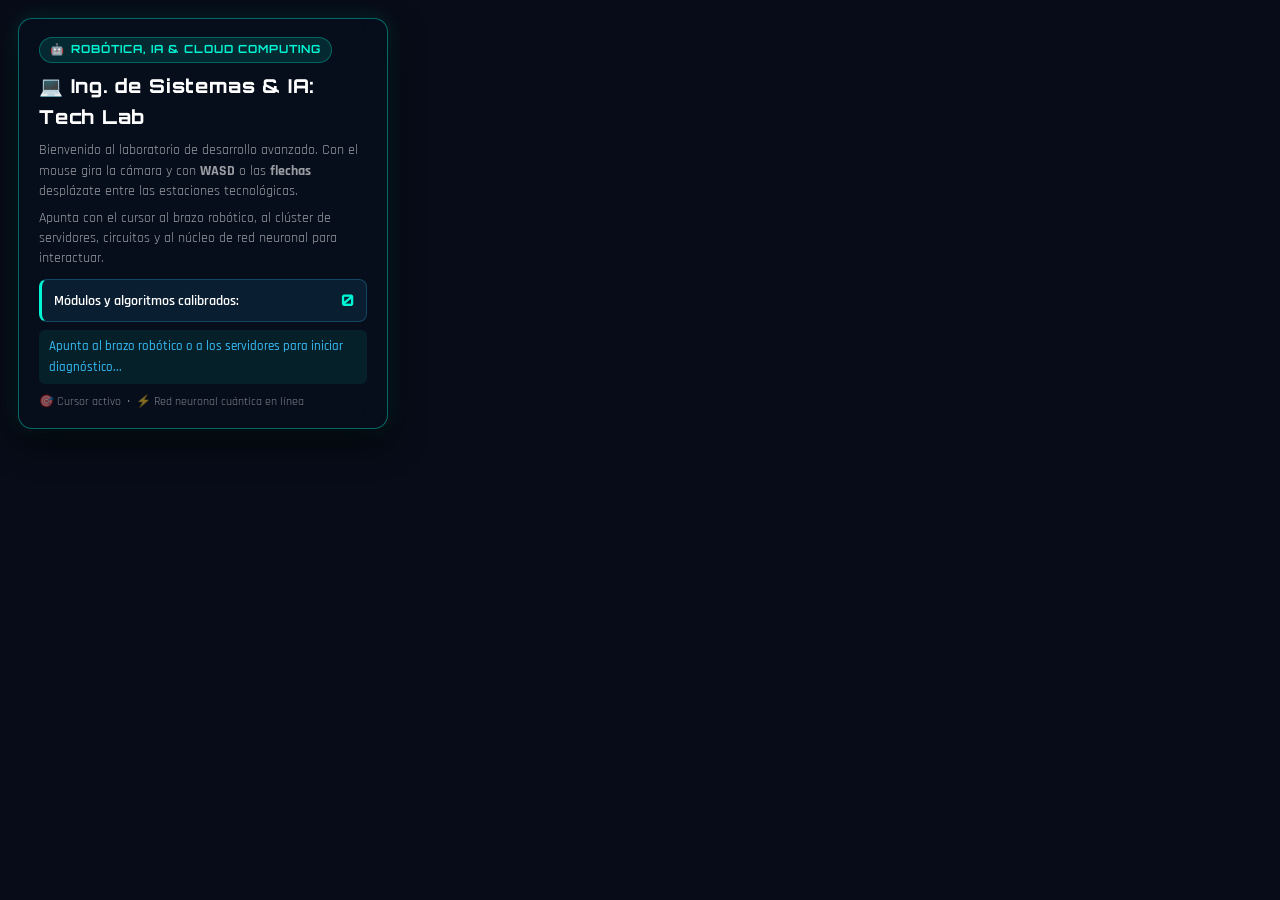
<file: showroom.html>
<!DOCTYPE html>
<html lang="es">
<head>
  <meta charset="UTF-8">
  <meta name="viewport" content="width=device-width, initial-scale=1.0">
  <title>Ingeniería de Sistemas: Lab de Robótica & IA | Vision Mind</title>
  <link rel="stylesheet" href="style.css">
  <script src="https://aframe.io/releases/1.5.0/aframe.min.js"></script>
</head>
<body>

  <!-- Panel HUD Interactivo de Sistemas -->
  <div class="panel">
    <div class="panel-header-badge">
      <span>🤖</span> ROBÓTICA, IA &amp; CLOUD COMPUTING
    </div>
    <h2>💻 Ing. de Sistemas &amp; IA: Tech Lab</h2>
    
    <p>
      Bienvenido al laboratorio de desarrollo avanzado. Con el mouse gira la cámara y con <strong>WASD</strong> o las <strong>flechas</strong> desplázate entre las estaciones tecnológicas.
    </p>
    <p>
      Apunta con el cursor al brazo robótico, al clúster de servidores, circuitos y al núcleo de red neuronal para interactuar.
    </p>
    
    <div class="panel-stat">
      <span>Módulos y algoritmos calibrados:</span>
      <span id="contador">0</span>
    </div>
    
    <div id="feedback" class="hud-feedback">
      Apunta al brazo robótico o a los servidores para iniciar diagnóstico...
    </div>

    <div class="panel-controls-hint">
      <span>🎯 Cursor activo</span> &bull; <span>⚡ Red neuronal cuántica en línea</span>
    </div>
  </div>

  <a-scene>
    <!-- CÁMARA CON CURSOR INTERACTIVO -->
    <a-entity position="0 1.6 3.4">
      <a-camera look-controls="pointerLockEnabled: false" wasd-controls="acceleration: 22">
        <a-cursor
          id="cursor"
          color="#00f5d4"
          fuse="true"
          fuse-timeout="700"
          raycaster="objects: .interactivo, .producto"
          animation__fusing="property: scale; startEvents: fusing; easing: easeInCubic; dur: 700; from: 1 1 1; to: 0.2 0.2 0.2"
          animation__mouseleave="property: scale; startEvents: mouseleave; easing: easeOutCubic; dur: 200; to: 1 1 1">
        </a-cursor>
      </a-camera>
    </a-entity>

    <!-- ILUMINACIÓN AMBIENTAL CIBERNÉTICA -->
    <a-light type="ambient" color="#0a192f" intensity="0.9"></a-light>
    
    <!-- LUZ DIRIGIDA SCI-FI AGUAMARINA -->
    <a-light 
      type="spot" 
      position="0 5 -1.5" 
      target="#lab-foco" 
      angle="45" 
      penumbra="0.3" 
      color="#00f5d4" 
      intensity="2.2">
    </a-light>
    <a-entity id="lab-foco" position="0 1 -1.5"></a-entity>

    <!-- LUZ AZULADA DE APOYO -->
    <a-light type="point" position="-3 3 0" color="#38bdf8" intensity="1.2"></a-light>
    <a-light type="point" position="3 3 0" color="#7c4dff" intensity="1.0"></a-light>

    <!-- ==========================================
         PISO TÉCNICO Y ESTRUCTURA DEL LABORATORIO
         ========================================== -->
    <!-- Suelo técnico de baldosas antiestáticas con rejillas -->
    <a-plane 
      rotation="-90 0 0" 
      width="30" 
      height="30" 
      color="#070c18" 
      material="roughness: 0.3; metalness: 0.4">
    </a-plane>

    <!-- Líneas de bus de datos luminosas en el suelo -->
    <a-plane position="0 0.02 -1" rotation="-90 0 0" width="0.15" height="12" color="#00f5d4" material="emissive: #00f5d4; emissiveIntensity: 0.8"></a-plane>
    <a-plane position="-2.5 0.02 -1" rotation="-90 0 0" width="0.08" height="10" color="#38bdf8" material="emissive: #38bdf8; emissiveIntensity: 0.6"></a-plane>
    <a-plane position="2.5 0.02 -1" rotation="-90 0 0" width="0.08" height="10" color="#38bdf8" material="emissive: #38bdf8; emissiveIntensity: 0.6"></a-plane>

    <!-- Pared Frontal (Paneles hexagonales y pantallas de estado) -->
    <a-box position="0 4 -8" width="26" height="8" depth="0.4" color="#0b1329"></a-box>
    
    <!-- Gran Letrero Tecnológico Superior -->
    <a-box position="0 5.4 -7.7" width="8" height="1.0" depth="0.15" color="#050a14"></a-box>
    <a-text 
      value="VISION MIND AI & ROBOTICS RESEARCH LAB" 
      position="0 5.4 -7.6" 
      align="center" 
      scale="1.05 1.05 1.05" 
      color="#00f5d4">
    </a-text>

    <!-- Paredes Laterales -->
    <a-box position="-12 4 0" rotation="0 90 0" width="22" height="8" depth="0.4" color="#080e1e"></a-box>
    <a-box position="12 4 0" rotation="0 -90 0" width="22" height="8" depth="0.4" color="#080e1e"></a-box>

    <!-- ==========================================
         MESA CENTRAL DE INGENIERÍA ROBÓTICA
         ========================================== -->
    <a-box position="0 0.45 -1.5" width="3.2" height="0.88" depth="1.6" color="#102040" material="metalness: 0.7; roughness: 0.3"></a-box>
    <a-box position="0 0.92 -1.5" width="3.3" height="0.06" depth="1.7" color="#1e3a6a" material="metalness: 0.9; roughness: 0.15"></a-box>

    <!-- BRAZO ROBÓTICO INDUSTRIAL ARTICULADO (Interactivo) -->
    <a-entity 
      class="interactivo" 
      position="0 0.95 -1.5" 
      data-info="Brazo robótico de 6 ejes activado: Servomotores calibrados y posicionamiento micrométrico" 
      data-sound="metal"
      animation="property: rotation; to: 0 45 0; dir: alternate; dur: 3500; loop: true; easing: easeInOutSine">
      
      <!-- Base giratoria cilíndrica de alta potencia -->
      <a-cylinder radius="0.32" height="0.15" color="#ff7043" material="metalness: 0.8"></a-cylinder>
      <a-cylinder position="0 0.2 0" radius="0.22" height="0.25" color="#263238"></a-cylinder>
      
      <!-- Articulación de hombro -->
      <a-sphere position="0 0.38 0" radius="0.16" color="#ff7043"></a-sphere>
      <!-- Brazo segmento principal -->
      <a-cylinder position="0 0.7 0" rotation="15 0 0" radius="0.08" height="0.65" color="#eceff1" material="metalness: 0.7"></a-cylinder>
      
      <!-- Articulación de codo -->
      <a-sphere position="0 1.05 0.1" radius="0.13" color="#ff7043"></a-sphere>
      <!-- Antebrazo articulado -->
      <a-cylinder position="0 1.25 0.28" rotation="45 0 0" radius="0.06" height="0.5" color="#eceff1" material="metalness: 0.7"></a-cylinder>

      <!-- Muñeca robótica y pinza manipuladora de microchips -->
      <a-box position="0 1.45 0.45" width="0.16" height="0.08" depth="0.12" color="#212121"></a-box>
      <a-box position="-0.07 1.45 0.55" width="0.02" height="0.06" depth="0.12" color="#ff7043"></a-box>
      <a-box position="0.07 1.45 0.55" width="0.02" height="0.06" depth="0.12" color="#ff7043"></a-box>
      <!-- Microchip semiconductor procesado en la pinza -->
      <a-box position="0 1.45 0.54" width="0.08" height="0.02" depth="0.08" color="#00e5ff" material="emissive: #00e5ff; emissiveIntensity: 0.9"></a-box>
    </a-entity>

    <!-- ESTACIÓN ELECTRÓNICA: Osciloscopio Digital con Pantalla Verde (Interactivo) -->
    <a-entity 
      class="interactivo" 
      position="-1.1 1.15 -1.4" 
      rotation="0 20 0" 
      data-info="Osciloscopio digital: Señal PWM de 24 MHz y muestreo de bus I2C sincronizado" 
      data-sound="action">
      <a-box width="0.55" height="0.38" depth="0.35" color="#37474f"></a-box>
      <!-- Pantalla de traza verde -->
      <a-plane position="0 0 0.18" width="0.45" height="0.3" color="#002b11"></a-plane>
      <!-- Onda senoidal iluminada -->
      <a-box position="0 0 0.19" width="0.38" height="0.02" depth="0.01" color="#00e676" material="emissive: #00e676; emissiveIntensity: 0.9"></a-box>
      <a-text value="SIG: 24.00 MHz" position="-0.2 -0.1 0.19" scale="0.22 0.22 0.22" color="#69f0ae"></a-text>
    </a-entity>

    <!-- PLACA DE CIRCUITO IMPRESO CON MICROCHIP & LEDS (Interactivo) -->
    <a-entity 
      class="interactivo" 
      position="1.0 0.96 -1.3" 
      rotation="0 -15 0" 
      data-info="Placa PCB multicapa con microcontrolador RISC-V y firmware embebido" 
      data-sound="action">
      <!-- Placa verde de circuito -->
      <a-box width="0.5" height="0.02" depth="0.4" color="#1b5e20"></a-box>
      <!-- Chip principal de silicio negro -->
      <a-box position="0 0.02 0" width="0.18" height="0.03" depth="0.18" color="#111111"></a-box>
      <!-- Conectores y condensadores -->
      <a-cylinder position="-0.15 0.05 -0.1" radius="0.03" height="0.07" color="#cfd8dc" material="metalness: 0.9"></a-cylinder>
      <a-cylinder position="-0.15 0.05 0" radius="0.03" height="0.07" color="#cfd8dc" material="metalness: 0.9"></a-cylinder>
      <!-- LEDs indicadores parpadeantes -->
      <a-sphere position="0.15 0.03 -0.1" radius="0.02" color="#00f5d4" material="emissive: #00f5d4; emissiveIntensity: 1" animation="property: material.emissiveIntensity; to: 0.1; dir: alternate; dur: 400; loop: true"></a-sphere>
      <a-sphere position="0.15 0.03 0.1" radius="0.02" color="#ff4b6e" material="emissive: #ff4b6e; emissiveIntensity: 1" animation="property: material.emissiveIntensity; to: 0.1; dir: alternate; dur: 600; loop: true"></a-sphere>
    </a-entity>

    <!-- ==========================================
         CLÚSTER DE SERVIDORES Y DATA CENTER RACKS
         ========================================== -->
    <a-entity position="0 0 -6.2">
      <!-- RACK 1: Servidor Clúster Izquierdo (Interactivo) -->
      <a-entity 
        class="interactivo" 
        position="-2.2 2 0" 
        data-info="Clúster Rack Alfa: 128 Nodos GPU de entrenamiento neuronal acelerado" 
        data-sound="action">
        <a-box width="1.2" height="4.0" depth="1.0" color="#10192e"></a-box>
        <a-plane position="0 0 0.51" width="1.1" height="3.8" color="#090f1d"></a-plane>
        <!-- Luces de actividad LED verde -->
        <a-box position="-0.3 0.8 0.52" width="0.1" height="0.04" depth="0.02" color="#00e676" material="emissive: #00e676"></a-box>
        <a-box position="-0.3 0.5 0.52" width="0.1" height="0.04" depth="0.02" color="#00f5d4" material="emissive: #00f5d4"></a-box>
        <a-box position="-0.3 0.2 0.52" width="0.1" height="0.04" depth="0.02" color="#00e676" material="emissive: #00e676"></a-box>
        <a-text value="CLUSTER ALPHA [GPU OK]" position="-0.45 1.5 0.53" scale="0.32 0.32 0.32" color="#38bdf8"></a-text>
      </a-entity>

      <!-- RACK 2: Servidor Clúster Central (Interactivo) -->
      <a-entity 
        class="interactivo" 
        position="0 2 0" 
        data-info="Servidor Central de Base de Datos Distribuida: Rendimiento 99.999% SLA" 
        data-sound="action">
        <a-box width="1.2" height="4.0" depth="1.0" color="#10192e"></a-box>
        <a-plane position="0 0 0.51" width="1.1" height="3.8" color="#090f1d"></a-plane>
        <a-box position="0 0 0.52" width="0.9" height="0.5" depth="0.02" color="#1a237e"></a-box>
        <a-text value="DATABASE CLUSTER" position="-0.4 0.1 0.54" scale="0.35 0.35 0.35" color="#00f5d4"></a-text>
        <a-text value="LATENCIA: 0.8 ms" position="-0.4 -0.1 0.54" scale="0.3 0.3 0.3" color="#ffffff"></a-text>
      </a-entity>

      <!-- RACK 3: Servidor Clúster Derecho (Interactivo) -->
      <a-entity 
        class="interactivo" 
        position="2.2 2 0" 
        data-info="Gateway de Ciberseguridad: Firewall cuántico e inspección profunda de paquetes" 
        data-sound="action">
        <a-box width="1.2" height="4.0" depth="1.0" color="#10192e"></a-box>
        <a-plane position="0 0 0.51" width="1.1" height="3.8" color="#090f1d"></a-plane>
        <a-box position="0.3 0.8 0.52" width="0.1" height="0.04" depth="0.02" color="#ff4b6e" material="emissive: #ff4b6e"></a-box>
        <a-box position="0.3 0.5 0.52" width="0.1" height="0.04" depth="0.02" color="#00e676" material="emissive: #00e676"></a-box>
        <a-text value="SEC GATEWAY [SHIELD]" position="-0.45 1.5 0.53" scale="0.32 0.32 0.32" color="#ff4b6e"></a-text>
      </a-entity>
    </a-entity>

    <!-- ==========================================
         NÚCLEO CUÁNTICO DE IA HOLOGRÁFICO
         ========================================== -->
    <a-entity 
      class="interactivo" 
      position="0 3.2 -3.8" 
      data-info="Núcleo de Inteligencia Artificial: Red neuronal Transformer entrenada con 70B de parámetros" 
      data-sound="success">
      
      <!-- Anillos giroscópicos flotantes con animación continua -->
      <a-torus 
        radius="0.9" 
        radius-tubular="0.035" 
        color="#00f5d4" 
        material="emissive: #00f5d4; emissiveIntensity: 0.8" 
        animation="property: rotation; to: 360 360 0; loop: true; dur: 8000; easing: linear">
      </a-torus>
      
      <a-torus 
        radius="0.65" 
        radius-tubular="0.025" 
        color="#38bdf8" 
        material="emissive: #38bdf8; emissiveIntensity: 0.8" 
        animation="property: rotation; to: 0 -360 360; loop: true; dur: 5000; easing: linear">
      </a-torus>
      
      <!-- Esfera central del núcleo cuántico pulsante -->
      <a-sphere 
        radius="0.3" 
        color="#ffffff" 
        material="emissive: #00f5d4; emissiveIntensity: 1" 
        animation="property: scale; dir: alternate; dur: 1200; to: 1.25 1.25 1.25; loop: true">
      </a-sphere>
    </a-entity>

    <!-- ESTACIÓN DE PROGRAMACIÓN MULTIPANTALLA (Pared Lateral Izquierda) -->
    <a-entity position="-11 1.5 -2" rotation="0 90 0">
      <a-box width="2.8" height="0.8" depth="0.8" color="#102040"></a-box>
      <!-- Triple Monitor de Código -->
      <a-box position="-0.8 0.7 0" width="0.75" height="0.5" depth="0.05" color="#212121"></a-box>
      <a-plane position="-0.8 0.7 0.03" width="0.7" height="0.45" color="#050a14"></a-plane>
      <a-text value="def train_ai():\n  loss = model.fit()\n  return loss" position="-1.1 0.75 0.04" scale="0.18 0.18 0.18" color="#00e676"></a-text>

      <a-box position="0 0.7 0" width="0.8" height="0.5" depth="0.05" color="#212121"></a-box>
      <a-plane position="0 0.7 0.03" width="0.75" height="0.45" color="#0a192f"></a-plane>
      <a-text value="TRAINING LOSS: 0.0012\nACCURACY: 99.4%\nEPOCH: 500/500" position="-0.32 0.75 0.04" scale="0.18 0.18 0.18" color="#38bdf8"></a-text>

      <a-box position="0.8 0.7 0" width="0.75" height="0.5" depth="0.05" color="#212121"></a-box>
      <a-plane position="0.8 0.7 0.03" width="0.7" height="0.45" color="#050a14"></a-plane>
      <a-text value="CLUSTER HEALTH: 100%\nBANDWIDTH: 100 Gbps\nALL SYSTEMS ONLINE" position="0.5 0.75 0.04" scale="0.16 0.16 0.16" color="#ffd600"></a-text>
    </a-entity>

  </a-scene>

  <!-- Script interactivo del simulador -->
  <script src="app.js"></script>
</body>
</html>
</file>
<file: style.css>
/* ==========================================================================
   VISION MIND - MODERN FUTURISTIC MAIN STYLESHEET
   Paleta: Verde Aguamarina (#00f5d4), Azulito Clarito (#38bdf8), 
           Blanco Puro (#ffffff), Rojito Neón (#ff4b6e)
   ========================================================================== */

@import url('https://fonts.googleapis.com/css2?family=Orbitron:wght@400;600;700;900&family=Rajdhani:wght@400;500;600;700&display=swap');

:root {
  /* Paleta requerida */
  --aguamarina: #00f5d4;
  --aguamarina-glow: rgba(0, 245, 212, 0.4);
  --aguamarina-subtle: rgba(0, 245, 212, 0.12);

  --azul-clarito: #38bdf8;
  --azul-glow: rgba(56, 189, 248, 0.4);
  --azul-subtle: rgba(56, 189, 248, 0.12);

  --blanco: #ffffff;
  --blanco-trans: rgba(255, 255, 255, 0.88);
  --blanco-dim: rgba(255, 255, 255, 0.6);

  --rojito: #ff4b6e;
  --rojito-glow: rgba(255, 75, 110, 0.4);

  /* Fondos Cyber-Dark */
  --bg-deep: #070c18;
  --bg-darker: #040810;
  --bg-surface: rgba(10, 20, 42, 0.75);
  --bg-card: rgba(12, 24, 52, 0.65);
  --border-card: rgba(56, 189, 248, 0.25);

  /* Tipografías */
  --font-cyber: 'Orbitron', -apple-system, sans-serif;
  --font-body: 'Rajdhani', -apple-system, sans-serif;

  --radius-sm: 8px;
  --radius-md: 14px;
  --radius-lg: 20px;
  --radius-full: 9999px;

  --transition-normal: 0.3s cubic-bezier(0.16, 1, 0.3, 1);
}

/* Reset y Base */
*, *::before, *::after {
  margin: 0;
  padding: 0;
  box-sizing: border-box;
}

html {
  scroll-behavior: smooth;
}

body {
  background-color: var(--bg-deep);
  color: var(--blanco-trans);
  font-family: var(--font-body);
  font-size: 1.05rem;
  line-height: 1.6;
  overflow-x: hidden;
  position: relative;
}

/* ==========================================================================
   1. BARRA DE NAVEGACIÓN Y CABECERA UNIFICADA
   ========================================================================== */
.main-header {
  position: sticky;
  top: 0;
  left: 0;
  width: 100%;
  z-index: 1000;
  background: rgba(7, 14, 28, 0.88);
  backdrop-filter: blur(18px);
  -webkit-backdrop-filter: blur(18px);
  border-bottom: 1px solid rgba(56, 189, 248, 0.2);
  box-shadow: 0 10px 30px rgba(0, 0, 0, 0.5);
  padding: 0.75rem 2rem;
  transition: var(--transition-normal);
}

.nav-container {
  max-width: 1350px;
  margin: 0 auto;
  display: flex;
  justify-content: space-between;
  align-items: center;
  gap: 1.5rem;
}

/* Identidad de Marca (Izquierda) */
.brand-link {
  display: flex;
  align-items: center;
  gap: 0.9rem;
  text-decoration: none;
  transition: var(--transition-normal);
}

.brand-link:hover {
  transform: translateY(-1px);
}

.logo-wrapper {
  position: relative;
  width: 48px;
  height: 48px;
  background: #ffffff;
  border-radius: 12px;
  padding: 2px;
  display: flex;
  align-items: center;
  justify-content: center;
  border: 1.5px solid var(--aguamarina);
  box-shadow: 0 0 15px var(--aguamarina-glow);
}

.header-logo {
  width: 100%;
  height: 100%;
  object-fit: contain;
}

.brand-text {
  display: flex;
  flex-direction: column;
}

.brand-name {
  font-family: var(--font-cyber);
  font-size: 1.25rem;
  font-weight: 800;
  letter-spacing: 2px;
  background: linear-gradient(135deg, var(--blanco) 20%, var(--aguamarina) 70%, var(--azul-clarito) 100%);
  -webkit-background-clip: text;
  -webkit-text-fill-color: transparent;
  text-shadow: 0 0 18px rgba(0, 245, 212, 0.25);
}

.brand-sub {
  font-family: var(--font-cyber);
  font-size: 0.65rem;
  font-weight: 600;
  letter-spacing: 1.5px;
  color: var(--azul-clarito);
}

/* Enlaces de Navegación (Centro) */
.nav-menu {
  display: flex;
  align-items: center;
  gap: 1.8rem;
}

.nav-link {
  color: var(--blanco-dim);
  text-decoration: none;
  font-family: var(--font-cyber);
  font-size: 0.82rem;
  font-weight: 600;
  letter-spacing: 1px;
  padding: 0.4rem 0.2rem;
  position: relative;
  transition: var(--transition-normal);
}

.nav-link::after {
  content: '';
  position: absolute;
  bottom: 0;
  left: 50%;
  width: 0%;
  height: 2px;
  background: var(--aguamarina);
  box-shadow: 0 0 8px var(--aguamarina);
  transition: var(--transition-normal);
  transform: translateX(-50%);
}

.nav-link:hover {
  color: var(--blanco);
}

.nav-link:hover::after,
.nav-link.active::after {
  width: 100%;
}

/* Botón CTA Iniciar Sesión (Derecha) */
.btn-login-cta {
  display: inline-flex;
  align-items: center;
  gap: 0.55rem;
  padding: 0.55rem 1.3rem;
  background: linear-gradient(135deg, var(--aguamarina) 0%, #00b4d8 100%);
  color: #070c18 !important;
  text-decoration: none;
  font-family: var(--font-cyber);
  font-size: 0.82rem;
  font-weight: 800;
  letter-spacing: 1.2px;
  border-radius: var(--radius-full);
  box-shadow: 0 0 18px var(--aguamarina-glow);
  transition: var(--transition-normal);
}

.btn-login-cta:hover {
  transform: translateY(-2px);
  background: #ffffff;
  box-shadow: 0 0 25px rgba(255, 255, 255, 0.7), 0 0 35px var(--aguamarina);
}

/* ==========================================================================
   2. SECCIÓN HERO FUTURISTA
   ========================================================================== */
.hero {
  position: relative;
  min-height: 75vh;
  display: flex;
  align-items: center;
  justify-content: center;
  text-align: center;
  padding: 5rem 1.5rem 4rem;
  background: 
    radial-gradient(ellipse at 50% 10%, rgba(0, 245, 212, 0.12) 0%, transparent 65%),
    radial-gradient(ellipse at 85% 60%, rgba(56, 189, 248, 0.1) 0%, transparent 55%),
    radial-gradient(ellipse at 15% 80%, rgba(255, 75, 110, 0.08) 0%, transparent 50%),
    linear-gradient(180deg, #070c18 0%, #0a152e 100%);
  overflow: hidden;
  border-bottom: 1px solid rgba(56, 189, 248, 0.2);
}

.hero-glow-blob {
  position: absolute;
  border-radius: 50%;
  filter: blur(80px);
  pointer-events: none;
  z-index: 1;
}

.blob-1 {
  width: 320px;
  height: 320px;
  background: rgba(0, 245, 212, 0.15);
  top: 10%;
  left: 20%;
}

.blob-2 {
  width: 350px;
  height: 350px;
  background: rgba(56, 189, 248, 0.15);
  bottom: 10%;
  right: 15%;
}

.hero-content {
  position: relative;
  z-index: 2;
  max-width: 950px;
  margin: 0 auto;
}

/* Badge Superior */
.hero-badge {
  display: inline-flex;
  align-items: center;
  gap: 0.6rem;
  padding: 0.45rem 1.1rem;
  background: rgba(0, 245, 212, 0.08);
  border: 1px solid rgba(0, 245, 212, 0.35);
  border-radius: var(--radius-full);
  color: var(--aguamarina);
  font-family: var(--font-cyber);
  font-size: 0.76rem;
  font-weight: 700;
  letter-spacing: 1.5px;
  margin-bottom: 1.75rem;
  box-shadow: 0 0 15px rgba(0, 245, 212, 0.15);
}

.badge-dot {
  width: 8px;
  height: 8px;
  background-color: var(--aguamarina);
  border-radius: 50%;
  box-shadow: 0 0 8px var(--aguamarina);
  animation: pulse-dot 1.8s infinite ease-in-out;
}

@keyframes pulse-dot {
  0%, 100% { opacity: 1; transform: scale(1); }
  50% { opacity: 0.4; transform: scale(0.75); }
}

/* Título y Texto Hero */
.hero-title {
  font-family: var(--font-cyber);
  font-size: 3rem;
  font-weight: 900;
  line-height: 1.18;
  letter-spacing: 2px;
  color: var(--blanco);
  margin-bottom: 1.4rem;
  text-transform: uppercase;
}

.text-gradient {
  background: linear-gradient(135deg, var(--aguamarina) 20%, var(--azul-clarito) 80%);
  -webkit-background-clip: text;
  -webkit-text-fill-color: transparent;
  text-shadow: 0 0 35px var(--aguamarina-glow);
}

.hero-desc {
  max-width: 780px;
  margin: 0 auto 2.2rem;
  color: var(--blanco-trans);
  font-size: 1.18rem;
  font-weight: 500;
  line-height: 1.65;
}

/* Botones de Acción Hero */
.hero-actions {
  display: flex;
  justify-content: center;
  align-items: center;
  gap: 1.2rem;
  margin-bottom: 2.8rem;
  flex-wrap: wrap;
}

.btn-hero-primary {
  display: inline-flex;
  align-items: center;
  gap: 0.6rem;
  padding: 0.85rem 1.8rem;
  background: linear-gradient(135deg, var(--aguamarina) 0%, #00b4d8 100%);
  color: #070c18;
  text-decoration: none;
  font-family: var(--font-cyber);
  font-size: 0.92rem;
  font-weight: 800;
  letter-spacing: 1.5px;
  border-radius: var(--radius-md);
  box-shadow: 0 4px 20px rgba(0, 245, 212, 0.4);
  transition: var(--transition-normal);
}

.btn-hero-primary:hover {
  transform: translateY(-3px);
  box-shadow: 0 8px 30px var(--aguamarina-glow);
  color: #040810;
}

.btn-hero-secondary {
  display: inline-flex;
  align-items: center;
  gap: 0.5rem;
  padding: 0.85rem 1.8rem;
  background: rgba(56, 189, 248, 0.08);
  border: 1px solid rgba(56, 189, 248, 0.4);
  color: var(--blanco);
  text-decoration: none;
  font-family: var(--font-cyber);
  font-size: 0.92rem;
  font-weight: 700;
  letter-spacing: 1.2px;
  border-radius: var(--radius-md);
  backdrop-filter: blur(10px);
  transition: var(--transition-normal);
}

.btn-hero-secondary:hover {
  background: rgba(56, 189, 248, 0.2);
  border-color: var(--aguamarina);
  color: var(--aguamarina);
  box-shadow: 0 0 20px var(--azul-glow);
  transform: translateY(-3px);
}

/* Chips / Etiquetas Destacadas */
.hero-features-chips {
  display: flex;
  justify-content: center;
  gap: 0.85rem;
  flex-wrap: wrap;
}

.chip {
  padding: 0.4rem 0.9rem;
  background: rgba(12, 24, 52, 0.7);
  border: 1px solid rgba(255, 255, 255, 0.1);
  border-radius: var(--radius-full);
  font-size: 0.88rem;
  font-weight: 600;
  color: var(--blanco-trans);
  backdrop-filter: blur(8px);
}

/* ==========================================================================
   3. SECCIÓN EXPERIENCIA VR, PESTAÑAS Y VISOR IFRAME
   ========================================================================== */
.vr-section {
  padding: 5rem 1.5rem 6rem;
  background: linear-gradient(180deg, #0a152e 0%, #070c18 100%);
  position: relative;
}

/* Encabezado Común de Secciones */
.section-header {
  text-align: center;
  max-width: 800px;
  margin: 0 auto 3rem;
}

.section-tag {
  display: inline-block;
  font-family: var(--font-cyber);
  font-size: 0.8rem;
  font-weight: 700;
  letter-spacing: 2px;
  color: var(--aguamarina);
  margin-bottom: 0.6rem;
}

.section-title {
  font-family: var(--font-cyber);
  font-size: 2.3rem;
  font-weight: 800;
  letter-spacing: 1.5px;
  color: var(--blanco);
  margin-bottom: 0.8rem;
}

.section-desc {
  color: var(--blanco-dim);
  font-size: 1.1rem;
}

/* Pestañas de Navegación 3D */
.tabs-container {
  display: flex;
  justify-content: center;
  margin-bottom: 2.5rem;
}

.tabs {
  display: flex;
  flex-wrap: wrap;
  justify-content: center;
  gap: 0.65rem;
  background: rgba(10, 20, 42, 0.85);
  backdrop-filter: blur(16px);
  padding: 0.5rem;
  border-radius: var(--radius-lg);
  border: 1px solid rgba(56, 189, 248, 0.3);
  box-shadow: 0 10px 30px rgba(0, 0, 0, 0.4);
}

.tabs button,
.tabs .tab-btn {
  display: inline-flex;
  align-items: center;
  gap: 0.5rem;
  padding: 0.7rem 1.4rem;
  border: 1px solid transparent;
  background: transparent;
  color: var(--blanco-dim);
  cursor: pointer;
  font-family: var(--font-cyber);
  font-size: 0.85rem;
  font-weight: 700;
  letter-spacing: 1px;
  border-radius: var(--radius-md);
  transition: var(--transition-normal);
}

.tabs button:hover,
.tabs .tab-btn:hover {
  color: var(--blanco);
  background: rgba(56, 189, 248, 0.12);
}

.tabs button.active,
.tabs .tab-btn.active {
  background: linear-gradient(135deg, var(--aguamarina) 0%, var(--azul-clarito) 100%);
  color: #070c18;
  font-weight: 800;
  box-shadow: 0 0 20px var(--aguamarina-glow);
}

/* Marco Tecnológico para el Visor VR */
.visor-wrapper {
  max-width: 1100px;
  margin: 0 auto;
  background: #060b17;
  border-radius: var(--radius-lg);
  border: 1px solid rgba(0, 245, 212, 0.4);
  box-shadow: 
    0 25px 60px rgba(0, 0, 0, 0.7),
    0 0 35px rgba(0, 245, 212, 0.15);
  overflow: hidden;
  position: relative;
}

.visor-topbar {
  display: flex;
  justify-content: space-between;
  align-items: center;
  padding: 0.75rem 1.4rem;
  background: rgba(10, 22, 48, 0.95);
  border-bottom: 1px solid rgba(56, 189, 248, 0.25);
  font-family: var(--font-cyber);
  font-size: 0.75rem;
}

.visor-dots {
  display: flex;
  gap: 6px;
}

.visor-dots .dot {
  width: 11px;
  height: 11px;
  border-radius: 50%;
}

.dot-red { background-color: var(--rojito); }
.dot-yellow { background-color: #fbbf24; }
.dot-green { background-color: var(--aguamarina); }

.visor-title {
  display: flex;
  align-items: center;
  gap: 0.5rem;
  color: var(--blanco);
  font-weight: 700;
  letter-spacing: 1px;
}

.live-indicator {
  width: 8px;
  height: 8px;
  border-radius: 50%;
  background-color: var(--aguamarina);
  box-shadow: 0 0 8px var(--aguamarina);
  animation: pulse-dot 1.5s infinite;
}

.visor-badge {
  color: var(--azul-clarito);
  font-weight: 600;
  background: rgba(56, 189, 248, 0.1);
  padding: 0.25rem 0.65rem;
  border-radius: var(--radius-sm);
  border: 1px solid rgba(56, 189, 248, 0.25);
}

#visor {
  width: 100%;
  height: 75vh;
  min-height: 550px;
  border: none;
  display: block;
  background: #000000;
}

/* ==========================================================================
   4. SECCIÓN SERVICIOS
   ========================================================================== */
.servicios {
  padding: 6rem 1.5rem;
  background: 
    radial-gradient(circle at 50% 100%, rgba(56, 189, 248, 0.08) 0%, transparent 60%),
    var(--bg-deep);
  border-top: 1px solid rgba(56, 189, 248, 0.15);
}

.cards-grid {
  max-width: 1200px;
  margin: 0 auto;
  display: grid;
  grid-template-columns: repeat(auto-fit, minmax(310px, 1fr));
  gap: 2rem;
}

.service-card {
  background: var(--bg-surface);
  backdrop-filter: blur(16px);
  -webkit-backdrop-filter: blur(16px);
  border: 1px solid var(--border-card);
  border-radius: var(--radius-lg);
  padding: 2.4rem 2rem;
  box-shadow: 0 15px 40px rgba(0, 0, 0, 0.4);
  transition: var(--transition-normal);
  position: relative;
  overflow: hidden;
}

.service-card::before {
  content: '';
  position: absolute;
  top: 0;
  left: 0;
  width: 100%;
  height: 3px;
  background: linear-gradient(90deg, transparent, var(--aguamarina), transparent);
  opacity: 0;
  transition: var(--transition-normal);
}

.service-card:hover {
  transform: translateY(-6px);
  border-color: var(--aguamarina);
  box-shadow: 0 20px 50px rgba(0, 0, 0, 0.6), 0 0 25px var(--aguamarina-glow);
}

.service-card:hover::before {
  opacity: 1;
}

.card-icon-frame {
  width: 58px;
  height: 58px;
  border-radius: var(--radius-md);
  display: flex;
  align-items: center;
  justify-content: center;
  margin-bottom: 1.4rem;
}

.icon-aguamarina {
  background: rgba(0, 245, 212, 0.12);
  color: var(--aguamarina);
  border: 1px solid rgba(0, 245, 212, 0.35);
  box-shadow: 0 0 15px rgba(0, 245, 212, 0.2);
}

.icon-blue {
  background: rgba(56, 189, 248, 0.12);
  color: var(--azul-clarito);
  border: 1px solid rgba(56, 189, 248, 0.35);
  box-shadow: 0 0 15px rgba(56, 189, 248, 0.2);
}

.icon-red {
  background: rgba(255, 75, 110, 0.12);
  color: var(--rojito);
  border: 1px solid rgba(255, 75, 110, 0.35);
  box-shadow: 0 0 15px rgba(255, 75, 110, 0.2);
}

.service-card h3 {
  font-family: var(--font-cyber);
  font-size: 1.35rem;
  color: var(--blanco);
  margin-bottom: 0.9rem;
}

.service-card p {
  color: var(--blanco-dim);
  font-size: 1.02rem;
  line-height: 1.6;
}

/* ==========================================================================
   5. PIE DE PÁGINA (FOOTER)
   ========================================================================== */
footer {
  background: #040810;
  border-top: 1px solid rgba(56, 189, 248, 0.2);
  padding: 4rem 1.5rem 2rem;
  color: var(--blanco-dim);
}

.footer-container {
  max-width: 1200px;
  margin: 0 auto 3rem;
  display: flex;
  justify-content: space-between;
  align-items: flex-start;
  flex-wrap: wrap;
  gap: 2.5rem;
}

.footer-brand {
  max-width: 400px;
}

.footer-logo {
  width: 60px;
  height: 60px;
  background: #ffffff;
  border-radius: 12px;
  padding: 4px;
  margin-bottom: 1rem;
  box-shadow: 0 0 15px rgba(0, 245, 212, 0.3);
}

.footer-brand h3 {
  font-family: var(--font-cyber);
  font-size: 1.5rem;
  color: var(--blanco);
  letter-spacing: 2px;
  margin-bottom: 0.4rem;
}

.footer-brand p {
  color: var(--aguamarina);
  font-weight: 600;
}

.footer-contact h4 {
  font-family: var(--font-cyber);
  font-size: 1.1rem;
  color: var(--blanco);
  letter-spacing: 1px;
  margin-bottom: 0.8rem;
}

.footer-contact a {
  color: var(--azul-clarito);
  text-decoration: none;
  transition: var(--transition-normal);
}

.footer-contact a:hover {
  color: var(--aguamarina);
  text-shadow: 0 0 8px var(--aguamarina);
}

.footer-bottom {
  max-width: 1200px;
  margin: 0 auto;
  padding-top: 2rem;
  border-top: 1px solid rgba(255, 255, 255, 0.08);
  text-align: center;
  font-size: 0.9rem;
}

/* ==========================================================================
   6. RESPONSIVE DESIGN
   ========================================================================== */
@media (max-width: 900px) {
  .hero-title {
    font-size: 2.3rem;
  }
  
  .nav-menu {
    display: none; /* Oculto o condensado en móviles */
  }

  .main-header {
    padding: 0.75rem 1.2rem;
  }

  #visor {
    height: 60vh;
    min-height: 420px;
  }
}

@media (max-width: 600px) {
  .hero {
    padding: 4rem 1.2rem 3rem;
  }

  .hero-title {
    font-size: 1.85rem;
  }

  .hero-desc {
    font-size: 1.02rem;
  }

  .tabs button,
  .tabs .tab-btn {
    padding: 0.55rem 0.9rem;
    font-size: 0.78rem;
  }

  .section-title {
    font-size: 1.75rem;
  }

  .footer-container {
    flex-direction: column;
  }
}

/* ==========================================================================
   7. INTERFAZ HUD & PANELES PARA SIMULADORES VR (A-FRAME)
   ========================================================================== */
.panel {
  position: absolute;
  top: 18px;
  left: 18px;
  z-index: 99999;
  background: rgba(7, 14, 28, 0.88);
  backdrop-filter: blur(14px);
  -webkit-backdrop-filter: blur(14px);
  border: 1px solid rgba(0, 245, 212, 0.4);
  box-shadow: 0 12px 35px rgba(0, 0, 0, 0.7), 0 0 20px rgba(0, 245, 212, 0.15);
  border-radius: 14px;
  padding: 16px 20px;
  max-width: 370px;
  color: var(--blanco);
  font-family: var(--font-body);
  pointer-events: auto;
  user-select: none;
  animation: fadeInPanel 0.5s ease-out;
}

@keyframes fadeInPanel {
  from { opacity: 0; transform: translateY(-10px); }
  to { opacity: 1; transform: translateY(0); }
}

.panel-header-badge {
  display: inline-flex;
  align-items: center;
  gap: 6px;
  padding: 3px 10px;
  background: rgba(0, 245, 212, 0.12);
  border: 1px solid rgba(0, 245, 212, 0.3);
  border-radius: 20px;
  font-family: var(--font-cyber);
  font-size: 0.7rem;
  font-weight: 700;
  letter-spacing: 1px;
  color: var(--aguamarina);
  margin-bottom: 8px;
}

.panel h2 {
  font-family: var(--font-cyber);
  font-size: 1.2rem;
  font-weight: 800;
  letter-spacing: 0.8px;
  color: var(--blanco);
  margin-bottom: 8px;
  display: flex;
  align-items: center;
  gap: 8px;
}

.panel p {
  font-size: 0.88rem;
  line-height: 1.45;
  color: var(--blanco-dim);
  margin-bottom: 6px;
}

.panel .panel-stat {
  margin-top: 10px;
  padding: 8px 12px;
  background: rgba(56, 189, 248, 0.1);
  border: 1px solid rgba(56, 189, 248, 0.25);
  border-left: 3px solid var(--aguamarina);
  border-radius: var(--radius-sm);
  font-size: 0.86rem;
  font-weight: 600;
  color: var(--blanco);
  display: flex;
  justify-content: space-between;
  align-items: center;
}

.panel .panel-stat span#contador {
  color: var(--aguamarina);
  font-family: var(--font-cyber);
  font-weight: 800;
  font-size: 1rem;
}

.panel .hud-feedback {
  margin-top: 8px;
  padding: 6px 10px;
  background: rgba(0, 245, 212, 0.08);
  border-radius: 6px;
  font-size: 0.82rem;
  color: var(--azul-clarito);
  font-weight: 500;
  min-height: 28px;
  display: flex;
  align-items: center;
  transition: all 0.3s ease;
}

.panel-controls-hint {
  margin-top: 8px;
  font-size: 0.75rem;
  color: rgba(255, 255, 255, 0.5);
  display: flex;
  align-items: center;
  gap: 6px;
}

@media (max-width: 600px) {
  .panel {
    top: 10px;
    left: 10px;
    right: 10px;
    max-width: none;
    padding: 12px 14px;
  }
  .panel h2 {
    font-size: 1rem;
  }
  .panel p {
    font-size: 0.78rem;
  }
}
/* =====================================================
   VISION MIND — ESTILOS DEL CHATBOT NEXUS
   Colores de la marca editables en las primeras líneas.
   ===================================================== */

.cb {
  /* ── Paleta Vision Mind ── */
  --cb-oscuro:    #070c18;       /* Fondo cabecera y toggle  */
  --cb-medio:     #0a1a2e;       /* Fondo avatar             */
  --cb-acento:    #00f5d4;       /* Verde aguamarina         */
  --cb-acento2:   #38bdf8;       /* Azul clarito             */
  --cb-fondo:     #f0f7ff;       /* Fondo del chat           */
  --cb-usuario:   #0a1a2e;       /* Burbuja usuario          */
  --cb-bot-bg:    #ffffff;       /* Burbuja bot              */
  --cb-sombra:    rgba(0,245,212,0.25);

  font-family: 'Rajdhani', Arial, sans-serif;
  position: fixed;
  right: 22px;
  bottom: 22px;
  z-index: 9999;
}

/* ── Botón flotante toggle ── */
.cb-toggle {
  width: 62px;
  height: 62px;
  border-radius: 50%;
  border: none;
  cursor: pointer;
  background: linear-gradient(135deg, var(--cb-oscuro) 0%, #112240 100%);
  color: var(--cb-acento);
  box-shadow: 0 6px 22px var(--cb-sombra), 0 0 0 2px rgba(0,245,212,0.3);
  display: grid;
  place-items: center;
  transition: transform 0.22s, box-shadow 0.22s;
}
.cb-toggle:hover {
  transform: scale(1.08) translateY(-2px);
  box-shadow: 0 10px 30px var(--cb-sombra), 0 0 0 3px var(--cb-acento);
}
.cb.cb-abierto .cb-toggle { display: none; }

/* ── Ventana principal ── */
.cb-ventana {
  display: none;
  flex-direction: column;
  width: 370px;
  height: 540px;
  max-height: calc(100dvh - 40px);
  background: var(--cb-fondo);
  border-radius: 18px;
  border: 1px solid rgba(0, 245, 212, 0.35);
  box-shadow:
    0 12px 48px rgba(0,0,0,0.45),
    0 0 30px var(--cb-sombra);
  overflow: hidden;
  animation: cb-entrar 0.26s ease both;
}
.cb.cb-abierto .cb-ventana { display: flex; }

@keyframes cb-entrar {
  from { opacity: 0; transform: translateY(16px) scale(0.97); }
  to   { opacity: 1; transform: translateY(0) scale(1); }
}

/* ── Cabecera ── */
.cb-cabecera {
  display: flex;
  align-items: center;
  gap: 11px;
  padding: 14px 16px;
  background: linear-gradient(135deg, var(--cb-oscuro) 0%, #0d1f3c 100%);
  color: white;
  position: relative;
  border-bottom: 1px solid rgba(0,245,212,0.2);
}
.cb-cabecera strong {
  display: block;
  font-size: 15px;
  font-weight: 700;
  letter-spacing: 0.5px;
  color: #ffffff;
}
.cb-cabecera small {
  font-size: 12px;
  color: var(--cb-acento);
  font-weight: 600;
}
.cb-avatar {
  width: 40px;
  height: 40px;
  border-radius: 50%;
  background: var(--cb-medio);
  border: 2px solid var(--cb-acento);
  display: grid;
  place-items: center;
  font-size: 20px;
  flex-shrink: 0;
  box-shadow: 0 0 10px rgba(0,245,212,0.4);
}
.cb-cerrar {
  position: absolute;
  right: 14px;
  top: 50%;
  transform: translateY(-50%);
  background: transparent;
  border: none;
  color: rgba(255,255,255,0.6);
  font-size: 18px;
  cursor: pointer;
  padding: 4px 6px;
  border-radius: 6px;
  line-height: 1;
  transition: color 0.2s, background 0.2s;
}
.cb-cerrar:hover {
  color: var(--cb-acento);
  background: rgba(0,245,212,0.1);
}

/* ── Lista de mensajes ── */
.cb-lista {
  flex: 1;
  overflow-y: auto;
  padding: 16px 14px 8px;
  display: flex;
  flex-direction: column;
  gap: 10px;
  list-style: none;
  scroll-behavior: smooth;
}
.cb-lista::-webkit-scrollbar { width: 4px; }
.cb-lista::-webkit-scrollbar-track { background: transparent; }
.cb-lista::-webkit-scrollbar-thumb {
  background: rgba(0,245,212,0.3);
  border-radius: 4px;
}

/* ── Burbujas de mensajes ── */
.cb-msg {
  max-width: 85%;
  padding: 10px 13px;
  border-radius: 14px;
  font-size: 14.5px;
  line-height: 1.55;
  word-break: break-word;
}
.cb-msg.cb-usuario {
  align-self: flex-end;
  background: linear-gradient(135deg, var(--cb-usuario) 0%, #112240 100%);
  color: #ffffff;
  border-bottom-right-radius: 4px;
  box-shadow: 0 2px 10px rgba(10,26,46,0.35);
}
.cb-msg.cb-bot {
  align-self: flex-start;
  background: var(--cb-bot-bg);
  color: #1a2030;
  border-bottom-left-radius: 4px;
  box-shadow: 0 2px 12px rgba(0,0,0,0.1);
  border: 1px solid rgba(0,245,212,0.15);
}
.cb-msg.cb-bot strong { color: var(--cb-oscuro); }
.cb-msg.cb-bot em { color: #38bdf8; font-style: normal; }

/* ── Botón de acción dentro del bot ── */
.cb-accion {
  display: inline-block;
  margin-top: 9px;
  padding: 7px 14px;
  background: linear-gradient(135deg, var(--cb-acento) 0%, var(--cb-acento2) 100%);
  color: var(--cb-oscuro) !important;
  font-size: 13px;
  font-weight: 800;
  border-radius: 9999px;
  text-decoration: none;
  letter-spacing: 0.3px;
  transition: transform 0.18s, box-shadow 0.18s;
  box-shadow: 0 3px 12px rgba(0,245,212,0.3);
}
.cb-accion:hover {
  transform: translateY(-2px);
  box-shadow: 0 6px 18px rgba(0,245,212,0.45);
}

/* ── Chips de sugerencias ── */
.cb-chips {
  display: flex;
  flex-wrap: wrap;
  gap: 7px;
  padding: 4px 14px 10px;
}
.cb-chips button {
  padding: 6px 13px;
  background: rgba(0,245,212,0.08);
  border: 1px solid rgba(0,245,212,0.4);
  border-radius: 9999px;
  color: #0a1a2e;
  font-size: 13px;
  font-weight: 600;
  cursor: pointer;
  transition: background 0.18s, border-color 0.18s, color 0.18s;
}
.cb-chips button:hover {
  background: var(--cb-acento);
  border-color: var(--cb-acento);
  color: var(--cb-oscuro);
}

/* ── Animación "escribiendo" ── */
.cb-puntos {
  display: inline-flex;
  gap: 4px;
  align-items: center;
  height: 18px;
}
.cb-puntos i {
  display: block;
  width: 7px;
  height: 7px;
  border-radius: 50%;
  background: var(--cb-acento);
  animation: cb-bounce 1s infinite ease-in-out;
  font-style: normal;
}
.cb-puntos i:nth-child(2) { animation-delay: 0.18s; }
.cb-puntos i:nth-child(3) { animation-delay: 0.36s; }

@keyframes cb-bounce {
  0%, 80%, 100% { transform: translateY(0); opacity: 0.5; }
  40%           { transform: translateY(-6px); opacity: 1; }
}

/* ── Burbuja especial para "escribiendo..." ── */
.cb-msg.cb-escribiendo {
  background: rgba(255,255,255,0.7);
  border: 1px dashed rgba(0,245,212,0.3);
  padding: 10px 16px;
}

/* ── Formulario / Input ── */
.cb-form {
  display: flex;
  align-items: center;
  gap: 8px;
  padding: 10px 12px 12px;
  background: #ffffff;
  border-top: 1px solid rgba(0,245,212,0.2);
}
.cb-input {
  flex: 1;
  border: 1.5px solid rgba(0,245,212,0.25);
  border-radius: 12px;
  padding: 10px 14px;
  font-family: inherit;
  font-size: 14px;
  background: var(--cb-fondo);
  color: #1a2030;
  outline: none;
  transition: border-color 0.2s, box-shadow 0.2s;
}
.cb-input:focus {
  border-color: var(--cb-acento);
  box-shadow: 0 0 0 3px rgba(0,245,212,0.15);
}
.cb-input::placeholder { color: #8fa0b0; }

.cb-enviar {
  width: 42px;
  height: 42px;
  flex-shrink: 0;
  border: none;
  border-radius: 12px;
  background: linear-gradient(135deg, var(--cb-oscuro) 0%, #112240 100%);
  color: var(--cb-acento);
  cursor: pointer;
  display: grid;
  place-items: center;
  transition: transform 0.18s, box-shadow 0.18s;
  box-shadow: 0 3px 10px rgba(0,245,212,0.2);
}
.cb-enviar:hover {
  transform: scale(1.08);
  box-shadow: 0 5px 16px rgba(0,245,212,0.35);
}

/* ── Responsive Mobile ── */
@media (max-width: 480px) {
  .cb {
    right: 12px;
    bottom: 12px;
  }
  .cb-ventana {
    width: calc(100vw - 24px);
    height: calc(100dvh - 80px);
    border-radius: 14px;
  }
}
</file>
<file: chatbot.css>
/* =====================================================
   VISION MIND — ESTILOS DEL CHATBOT NEXUS
   Colores de la marca editables en las primeras líneas.
   ===================================================== */

.cb {
  /* ── Paleta Vision Mind ── */
  --cb-oscuro:    #070c18;       /* Fondo cabecera y toggle  */
  --cb-medio:     #0a1a2e;       /* Fondo avatar             */
  --cb-acento:    #00f5d4;       /* Verde aguamarina         */
  --cb-acento2:   #38bdf8;       /* Azul clarito             */
  --cb-fondo:     #f0f7ff;       /* Fondo del chat           */
  --cb-usuario:   #0a1a2e;       /* Burbuja usuario          */
  --cb-bot-bg:    #ffffff;       /* Burbuja bot              */
  --cb-sombra:    rgba(0,245,212,0.25);

  font-family: 'Rajdhani', Arial, sans-serif;
  position: fixed;
  right: 22px;
  bottom: 22px;
  z-index: 9999;
}

/* ── Botón flotante toggle ── */
.cb-toggle {
  width: 62px;
  height: 62px;
  border-radius: 50%;
  border: none;
  cursor: pointer;
  background: linear-gradient(135deg, var(--cb-oscuro) 0%, #112240 100%);
  color: var(--cb-acento);
  box-shadow: 0 6px 22px var(--cb-sombra), 0 0 0 2px rgba(0,245,212,0.3);
  display: grid;
  place-items: center;
  transition: transform 0.22s, box-shadow 0.22s;
}
.cb-toggle:hover {
  transform: scale(1.08) translateY(-2px);
  box-shadow: 0 10px 30px var(--cb-sombra), 0 0 0 3px var(--cb-acento);
}
.cb.cb-abierto .cb-toggle { display: none; }

/* ── Ventana principal ── */
.cb-ventana {
  display: none;
  flex-direction: column;
  width: 370px;
  height: 540px;
  max-height: calc(100dvh - 40px);
  background: var(--cb-fondo);
  border-radius: 18px;
  border: 1px solid rgba(0, 245, 212, 0.35);
  box-shadow:
    0 12px 48px rgba(0,0,0,0.45),
    0 0 30px var(--cb-sombra);
  overflow: hidden;
  animation: cb-entrar 0.26s ease both;
}
.cb.cb-abierto .cb-ventana { display: flex; }

@keyframes cb-entrar {
  from { opacity: 0; transform: translateY(16px) scale(0.97); }
  to   { opacity: 1; transform: translateY(0) scale(1); }
}

/* ── Cabecera ── */
.cb-cabecera {
  display: flex;
  align-items: center;
  gap: 11px;
  padding: 14px 16px;
  background: linear-gradient(135deg, var(--cb-oscuro) 0%, #0d1f3c 100%);
  color: white;
  position: relative;
  border-bottom: 1px solid rgba(0,245,212,0.2);
}
.cb-cabecera strong {
  display: block;
  font-size: 15px;
  font-weight: 700;
  letter-spacing: 0.5px;
  color: #ffffff;
}
.cb-cabecera small {
  font-size: 12px;
  color: var(--cb-acento);
  font-weight: 600;
}
.cb-avatar {
  width: 40px;
  height: 40px;
  border-radius: 50%;
  background: var(--cb-medio);
  border: 2px solid var(--cb-acento);
  display: grid;
  place-items: center;
  font-size: 20px;
  flex-shrink: 0;
  box-shadow: 0 0 10px rgba(0,245,212,0.4);
}
.cb-cerrar {
  position: absolute;
  right: 14px;
  top: 50%;
  transform: translateY(-50%);
  background: transparent;
  border: none;
  color: rgba(255,255,255,0.6);
  font-size: 18px;
  cursor: pointer;
  padding: 4px 6px;
  border-radius: 6px;
  line-height: 1;
  transition: color 0.2s, background 0.2s;
}
.cb-cerrar:hover {
  color: var(--cb-acento);
  background: rgba(0,245,212,0.1);
}

/* ── Lista de mensajes ── */
.cb-lista {
  flex: 1;
  overflow-y: auto;
  padding: 16px 14px 8px;
  display: flex;
  flex-direction: column;
  gap: 10px;
  list-style: none;
  scroll-behavior: smooth;
}
.cb-lista::-webkit-scrollbar { width: 4px; }
.cb-lista::-webkit-scrollbar-track { background: transparent; }
.cb-lista::-webkit-scrollbar-thumb {
  background: rgba(0,245,212,0.3);
  border-radius: 4px;
}

/* ── Burbujas de mensajes ── */
.cb-msg {
  max-width: 85%;
  padding: 10px 13px;
  border-radius: 14px;
  font-size: 14.5px;
  line-height: 1.55;
  word-break: break-word;
}
.cb-msg.cb-usuario {
  align-self: flex-end;
  background: linear-gradient(135deg, var(--cb-usuario) 0%, #112240 100%);
  color: #ffffff;
  border-bottom-right-radius: 4px;
  box-shadow: 0 2px 10px rgba(10,26,46,0.35);
}
.cb-msg.cb-bot {
  align-self: flex-start;
  background: var(--cb-bot-bg);
  color: #1a2030;
  border-bottom-left-radius: 4px;
  box-shadow: 0 2px 12px rgba(0,0,0,0.1);
  border: 1px solid rgba(0,245,212,0.15);
}
.cb-msg.cb-bot strong { color: var(--cb-oscuro); }
.cb-msg.cb-bot em { color: #38bdf8; font-style: normal; }

/* ── Botón de acción dentro del bot ── */
.cb-accion {
  display: inline-block;
  margin-top: 9px;
  padding: 7px 14px;
  background: linear-gradient(135deg, var(--cb-acento) 0%, var(--cb-acento2) 100%);
  color: var(--cb-oscuro) !important;
  font-size: 13px;
  font-weight: 800;
  border-radius: 9999px;
  text-decoration: none;
  letter-spacing: 0.3px;
  transition: transform 0.18s, box-shadow 0.18s;
  box-shadow: 0 3px 12px rgba(0,245,212,0.3);
}
.cb-accion:hover {
  transform: translateY(-2px);
  box-shadow: 0 6px 18px rgba(0,245,212,0.45);
}

/* ── Chips de sugerencias ── */
.cb-chips {
  display: flex;
  flex-wrap: wrap;
  gap: 7px;
  padding: 4px 14px 10px;
}
.cb-chips button {
  padding: 6px 13px;
  background: rgba(0,245,212,0.08);
  border: 1px solid rgba(0,245,212,0.4);
  border-radius: 9999px;
  color: #0a1a2e;
  font-size: 13px;
  font-weight: 600;
  cursor: pointer;
  transition: background 0.18s, border-color 0.18s, color 0.18s;
}
.cb-chips button:hover {
  background: var(--cb-acento);
  border-color: var(--cb-acento);
  color: var(--cb-oscuro);
}

/* ── Animación "escribiendo" ── */
.cb-puntos {
  display: inline-flex;
  gap: 4px;
  align-items: center;
  height: 18px;
}
.cb-puntos i {
  display: block;
  width: 7px;
  height: 7px;
  border-radius: 50%;
  background: var(--cb-acento);
  animation: cb-bounce 1s infinite ease-in-out;
  font-style: normal;
}
.cb-puntos i:nth-child(2) { animation-delay: 0.18s; }
.cb-puntos i:nth-child(3) { animation-delay: 0.36s; }

@keyframes cb-bounce {
  0%, 80%, 100% { transform: translateY(0); opacity: 0.5; }
  40%           { transform: translateY(-6px); opacity: 1; }
}

/* ── Burbuja especial para "escribiendo..." ── */
.cb-msg.cb-escribiendo {
  background: rgba(255,255,255,0.7);
  border: 1px dashed rgba(0,245,212,0.3);
  padding: 10px 16px;
}

/* ── Formulario / Input ── */
.cb-form {
  display: flex;
  align-items: center;
  gap: 8px;
  padding: 10px 12px 12px;
  background: #ffffff;
  border-top: 1px solid rgba(0,245,212,0.2);
}
.cb-input {
  flex: 1;
  border: 1.5px solid rgba(0,245,212,0.25);
  border-radius: 12px;
  padding: 10px 14px;
  font-family: inherit;
  font-size: 14px;
  background: var(--cb-fondo);
  color: #1a2030;
  outline: none;
  transition: border-color 0.2s, box-shadow 0.2s;
}
.cb-input:focus {
  border-color: var(--cb-acento);
  box-shadow: 0 0 0 3px rgba(0,245,212,0.15);
}
.cb-input::placeholder { color: #8fa0b0; }

.cb-enviar {
  width: 42px;
  height: 42px;
  flex-shrink: 0;
  border: none;
  border-radius: 12px;
  background: linear-gradient(135deg, var(--cb-oscuro) 0%, #112240 100%);
  color: var(--cb-acento);
  cursor: pointer;
  display: grid;
  place-items: center;
  transition: transform 0.18s, box-shadow 0.18s;
  box-shadow: 0 3px 10px rgba(0,245,212,0.2);
}
.cb-enviar:hover {
  transform: scale(1.08);
  box-shadow: 0 5px 16px rgba(0,245,212,0.35);
}

/* ── Responsive Mobile ── */
@media (max-width: 480px) {
  .cb {
    right: 12px;
    bottom: 12px;
  }
  .cb-ventana {
    width: calc(100vw - 24px);
    height: calc(100dvh - 80px);
    border-radius: 14px;
  }
}
</file>
<file: login.css>
/* ==========================================================================
   VISION MIND - FUTURISTIC AUTHENTICATION STYLESHEET
   Paleta: Verde Aguamarina (#00f5d4), Azulito Clarito (#38bdf8), 
           Blanco Puro (#ffffff), Rojito Neón (#ff4b6e)
   ========================================================================== */

@import url('https://fonts.googleapis.com/css2?family=Orbitron:wght@400;600;700;900&family=Rajdhani:wght@400;500;600;700&display=swap');

:root {
  /* Paleta requerida */
  --aguamarina: #00f5d4;
  --aguamarina-glow: rgba(0, 245, 212, 0.45);
  --aguamarina-subtle: rgba(0, 245, 212, 0.12);
  
  --azul-clarito: #38bdf8;
  --azul-glow: rgba(56, 189, 248, 0.45);
  --azul-subtle: rgba(56, 189, 248, 0.15);

  --blanco: #ffffff;
  --blanco-trans: rgba(255, 255, 255, 0.85);
  --blanco-dim: rgba(255, 255, 255, 0.55);

  --rojito: #ff4b6e;
  --rojito-glow: rgba(255, 75, 110, 0.45);
  --rojito-subtle: rgba(255, 75, 110, 0.15);

  /* Fondos y estructura Cyber-Dark */
  --bg-deep: #070c18;
  --bg-surface: rgba(10, 20, 42, 0.72);
  --bg-input: rgba(7, 16, 34, 0.85);
  --border-card: rgba(56, 189, 248, 0.3);
  --border-focus: var(--aguamarina);

  /* Tipografías */
  --font-cyber: 'Orbitron', -apple-system, sans-serif;
  --font-body: 'Rajdhani', -apple-system, sans-serif;

  --radius-sm: 8px;
  --radius-md: 14px;
  --radius-lg: 22px;
  --radius-full: 9999px;
  
  --transition-fast: 0.2s ease;
  --transition-normal: 0.35s cubic-bezier(0.16, 1, 0.3, 1);
}

/* Reset y Base */
*, *::before, *::after {
  margin: 0;
  padding: 0;
  box-sizing: border-box;
}

html, body {
  width: 100%;
  min-height: 100%;
  font-family: var(--font-body);
  background-color: var(--bg-deep);
  color: var(--blanco);
  overflow-x: hidden;
  position: relative;
}

/* Lienzo de fondo de partículas */
#cyber-canvas {
  position: fixed;
  top: 0;
  left: 0;
  width: 100%;
  height: 100%;
  z-index: 0;
  pointer-events: none;
}

/* Rejilla de perspectiva ambiental */
.cyber-grid-overlay {
  position: fixed;
  top: 0;
  left: 0;
  width: 100%;
  height: 100%;
  background: 
    radial-gradient(circle at 50% 20%, rgba(0, 245, 212, 0.08) 0%, transparent 60%),
    radial-gradient(circle at 80% 80%, rgba(56, 189, 248, 0.08) 0%, transparent 50%),
    radial-gradient(circle at 20% 85%, rgba(255, 75, 110, 0.05) 0%, transparent 40%);
  z-index: 1;
  pointer-events: none;
}

/* Barra superior de navegación */
.cyber-header-nav {
  position: relative;
  z-index: 10;
  display: flex;
  justify-content: space-between;
  align-items: center;
  padding: 1.25rem 2rem;
  max-width: 1400px;
  margin: 0 auto;
}

.back-link {
  display: inline-flex;
  align-items: center;
  gap: 0.6rem;
  color: var(--azul-clarito);
  text-decoration: none;
  font-family: var(--font-cyber);
  font-size: 0.85rem;
  font-weight: 600;
  letter-spacing: 1px;
  padding: 0.5rem 1.1rem;
  border-radius: var(--radius-full);
  background: rgba(56, 189, 248, 0.08);
  border: 1px solid rgba(56, 189, 248, 0.25);
  transition: var(--transition-normal);
  backdrop-filter: blur(8px);
}

.back-link:hover {
  background: rgba(56, 189, 248, 0.2);
  border-color: var(--aguamarina);
  color: var(--aguamarina);
  box-shadow: 0 0 15px var(--aguamarina-glow);
  transform: translateX(-3px);
}

.system-status-indicator {
  display: flex;
  align-items: center;
  gap: 0.5rem;
  font-family: var(--font-cyber);
  font-size: 0.75rem;
  color: var(--aguamarina);
  letter-spacing: 1.5px;
  background: rgba(0, 245, 212, 0.08);
  border: 1px solid rgba(0, 245, 212, 0.25);
  padding: 0.4rem 0.9rem;
  border-radius: var(--radius-full);
}

.status-dot {
  width: 8px;
  height: 8px;
  border-radius: 50%;
  background-color: var(--aguamarina);
  box-shadow: 0 0 10px var(--aguamarina);
  animation: pulse-dot 2s infinite ease-in-out;
}

.status-dot.red-dot {
  background-color: var(--rojito);
  box-shadow: 0 0 10px var(--rojito);
}

@keyframes pulse-dot {
  0%, 100% { opacity: 1; transform: scale(1); }
  50% { opacity: 0.4; transform: scale(0.75); }
}

/* Contenedor principal de la aplicación */
.main-auth-container {
  position: relative;
  z-index: 5;
  min-height: calc(100vh - 100px);
  display: flex;
  justify-content: center;
  align-items: center;
  padding: 1.5rem;
}

/* Tarjeta Glassmorphism Futurista */
.auth-card-wrapper {
  width: 100%;
  max-width: 520px;
  background: var(--bg-surface);
  backdrop-filter: blur(20px);
  -webkit-backdrop-filter: blur(20px);
  border-radius: var(--radius-lg);
  border: 1px solid var(--border-card);
  box-shadow: 
    0 20px 50px rgba(0, 0, 0, 0.6),
    0 0 30px rgba(56, 189, 248, 0.15),
    inset 0 1px 0 rgba(255, 255, 255, 0.12);
  padding: 2.5rem 2.2rem;
  position: relative;
  overflow: hidden;
  transition: var(--transition-normal);
}

/* Esquinas decorativas Cyber HUD */
.auth-card-wrapper::before,
.auth-card-wrapper::after {
  content: '';
  position: absolute;
  width: 24px;
  height: 24px;
  pointer-events: none;
  transition: var(--transition-normal);
}

.auth-card-wrapper::before {
  top: 0;
  left: 0;
  border-top: 2px solid var(--aguamarina);
  border-left: 2px solid var(--aguamarina);
  border-top-left-radius: var(--radius-lg);
  box-shadow: -2px -2px 10px var(--aguamarina-glow);
}

.auth-card-wrapper::after {
  bottom: 0;
  right: 0;
  border-bottom: 2px solid var(--azul-clarito);
  border-right: 2px solid var(--azul-clarito);
  border-bottom-right-radius: var(--radius-lg);
  box-shadow: 2px 2px 10px var(--azul-glow);
}

/* Detalle de luz superior en tarjeta */
.cyber-card-glow-bar {
  position: absolute;
  top: 0;
  left: 20%;
  right: 20%;
  height: 2px;
  background: linear-gradient(90deg, transparent, var(--aguamarina), var(--azul-clarito), transparent);
  box-shadow: 0 0 12px var(--aguamarina);
}

/* Encabezado del Formulario / Logo */
.auth-brand-header {
  text-align: center;
  margin-bottom: 2rem;
  display: flex;
  flex-direction: column;
  align-items: center;
}

.logo-hologram-frame {
  position: relative;
  width: 114px;
  height: 114px;
  margin-bottom: 1.1rem;
  display: flex;
  align-items: center;
  justify-content: center;
}

.logo-hologram-frame img {
  width: 96px;
  height: 96px;
  object-fit: contain;
  border-radius: 18px;
  border: 2px solid var(--aguamarina);
  box-shadow: 
    0 0 20px var(--aguamarina-glow),
    inset 0 0 15px var(--azul-glow);
  background: #ffffff;
  padding: 4px;
  z-index: 2;
  position: relative;
  transition: var(--transition-normal);
}

.logo-hologram-frame:hover img {
  transform: scale(1.05);
  box-shadow: 
    0 0 30px var(--aguamarina),
    0 0 40px var(--azul-clarito);
}

/* Anillos orbitales giratorios */
.orbit-ring {
  position: absolute;
  border-radius: 50%;
  border: 1px dashed rgba(56, 189, 248, 0.4);
  pointer-events: none;
}

.orbit-ring.ring-1 {
  width: 124px;
  height: 124px;
  border-color: rgba(0, 245, 212, 0.5);
  animation: rotate-clockwise 14s linear infinite;
}

.orbit-ring.ring-2 {
  width: 140px;
  height: 140px;
  border: 1px dotted rgba(255, 75, 110, 0.45);
  animation: rotate-counter 20s linear infinite;
}

@keyframes rotate-clockwise {
  from { transform: rotate(0deg); }
  to { transform: rotate(360deg); }
}

@keyframes rotate-counter {
  from { transform: rotate(360deg); }
  to { transform: rotate(0deg); }
}

.brand-title {
  font-family: var(--font-cyber);
  font-size: 1.85rem;
  font-weight: 800;
  letter-spacing: 3px;
  background: linear-gradient(135deg, var(--blanco) 20%, var(--aguamarina) 60%, var(--azul-clarito) 100%);
  -webkit-background-clip: text;
  -webkit-text-fill-color: transparent;
  text-shadow: 0 0 25px rgba(0, 245, 212, 0.25);
  margin-bottom: 0.35rem;
  text-transform: uppercase;
}

.brand-tagline {
  font-size: 0.95rem;
  color: var(--blanco-dim);
  letter-spacing: 1px;
  font-weight: 500;
}

.brand-tagline span.highlight-tag {
  color: var(--aguamarina);
  font-weight: 600;
}

/* Pestañas principales de navegación (Iniciar Sesión / Crear Cuenta) */
.auth-mode-tabs {
  display: flex;
  background: rgba(7, 14, 30, 0.7);
  border: 1px solid rgba(56, 189, 248, 0.25);
  border-radius: var(--radius-md);
  padding: 0.35rem;
  margin-bottom: 1.75rem;
  position: relative;
  gap: 0.35rem;
}

.tab-btn {
  flex: 1;
  padding: 0.75rem 0.5rem;
  background: transparent;
  border: none;
  color: var(--blanco-dim);
  font-family: var(--font-cyber);
  font-size: 0.85rem;
  font-weight: 700;
  letter-spacing: 1.2px;
  cursor: pointer;
  border-radius: var(--radius-sm);
  transition: var(--transition-normal);
  display: flex;
  align-items: center;
  justify-content: center;
  gap: 0.5rem;
  position: relative;
  overflow: hidden;
}

.tab-btn:hover {
  color: var(--blanco);
  background: rgba(56, 189, 248, 0.1);
}

.tab-btn.active {
  color: #070c18;
  background: linear-gradient(135deg, var(--aguamarina) 0%, var(--azul-clarito) 100%);
  box-shadow: 0 0 18px var(--aguamarina-glow);
  font-weight: 800;
}

/* Sub-selector de método de ingreso (Correo vs Teléfono) */
.login-method-selector {
  display: flex;
  align-items: center;
  justify-content: center;
  gap: 0.75rem;
  margin-bottom: 1.5rem;
  padding: 0.4rem;
  background: rgba(6, 13, 29, 0.5);
  border-radius: var(--radius-full);
  border: 1px solid rgba(255, 255, 255, 0.08);
}

.method-btn {
  flex: 1;
  display: inline-flex;
  align-items: center;
  justify-content: center;
  gap: 0.5rem;
  padding: 0.5rem 1rem;
  border-radius: var(--radius-full);
  background: transparent;
  border: 1px solid transparent;
  color: var(--blanco-dim);
  font-family: var(--font-body);
  font-size: 0.95rem;
  font-weight: 600;
  cursor: pointer;
  transition: var(--transition-fast);
}

.method-btn:hover {
  color: var(--blanco);
  background: rgba(255, 255, 255, 0.05);
}

.method-btn.active {
  background: rgba(56, 189, 248, 0.18);
  border-color: var(--azul-clarito);
  color: var(--blanco);
  box-shadow: 0 0 12px var(--azul-glow);
}

.method-btn svg {
  width: 17px;
  height: 17px;
  fill: currentColor;
}

/* Secciones de Formularios */
.form-panel {
  display: none;
  animation: fadeInForm 0.35s ease forwards;
}

.form-panel.active {
  display: block;
}

@keyframes fadeInForm {
  from {
    opacity: 0;
    transform: translateY(12px);
  }
  to {
    opacity: 1;
    transform: translateY(0);
  }
}

/* Grupos de campos de entrada */
.cyber-input-group {
  margin-bottom: 1.35rem;
  position: relative;
}

.input-label {
  display: flex;
  justify-content: space-between;
  align-items: center;
  font-size: 0.88rem;
  font-weight: 600;
  letter-spacing: 0.8px;
  color: var(--blanco-trans);
  margin-bottom: 0.5rem;
  text-transform: uppercase;
}

.input-label .label-tag {
  font-size: 0.72rem;
  color: var(--aguamarina);
  font-family: var(--font-cyber);
}

.input-wrapper {
  position: relative;
  display: flex;
  align-items: center;
}

.input-icon {
  position: absolute;
  left: 1.1rem;
  color: var(--azul-clarito);
  display: flex;
  align-items: center;
  justify-content: center;
  pointer-events: none;
  transition: var(--transition-fast);
}

.input-icon svg {
  width: 19px;
  height: 19px;
  fill: currentColor;
}

.cyber-input {
  width: 100%;
  padding: 0.85rem 1.1rem 0.85rem 3.1rem;
  background: var(--bg-input);
  border: 1px solid rgba(56, 189, 248, 0.3);
  border-radius: var(--radius-md);
  color: var(--blanco);
  font-family: var(--font-body);
  font-size: 1.05rem;
  letter-spacing: 0.5px;
  outline: none;
  transition: var(--transition-normal);
}

.cyber-input::placeholder {
  color: rgba(255, 255, 255, 0.3);
  font-weight: 400;
}

.cyber-input:focus {
  border-color: var(--aguamarina);
  background: rgba(9, 22, 48, 0.95);
  box-shadow: 
    0 0 16px var(--aguamarina-glow),
    inset 0 0 10px rgba(0, 245, 212, 0.1);
}

.cyber-input:focus ~ .input-icon,
.cyber-input:focus + .input-icon {
  color: var(--aguamarina);
  filter: drop-shadow(0 0 6px var(--aguamarina));
}

/* Campo con selector de país para teléfono */
.phone-input-row {
  display: flex;
  gap: 0.6rem;
}

.country-code-select {
  flex: 0 0 95px;
  background: var(--bg-input);
  border: 1px solid rgba(56, 189, 248, 0.3);
  border-radius: var(--radius-md);
  color: var(--aguamarina);
  font-family: var(--font-cyber);
  font-size: 0.85rem;
  font-weight: 600;
  padding: 0 0.6rem;
  outline: none;
  cursor: pointer;
  transition: var(--transition-fast);
}

.country-code-select:focus {
  border-color: var(--aguamarina);
  box-shadow: 0 0 12px var(--aguamarina-glow);
}

.country-code-select option {
  background: #0a1428;
  color: #ffffff;
}

.phone-input-row .input-wrapper {
  flex: 1;
}

/* Botón de visibilidad de contraseña */
.toggle-password-btn {
  position: absolute;
  right: 1rem;
  background: transparent;
  border: none;
  color: var(--blanco-dim);
  cursor: pointer;
  display: flex;
  align-items: center;
  justify-content: center;
  padding: 0.3rem;
  border-radius: var(--radius-sm);
  transition: var(--transition-fast);
}

.toggle-password-btn:hover {
  color: var(--aguamarina);
}

.toggle-password-btn svg {
  width: 19px;
  height: 19px;
  fill: currentColor;
}

/* Opciones extras (Recordarme, Olvidé contraseña) */
.form-extra-options {
  display: flex;
  justify-content: space-between;
  align-items: center;
  margin-bottom: 1.6rem;
  font-size: 0.92rem;
}

.cyber-checkbox-label {
  display: inline-flex;
  align-items: center;
  gap: 0.6rem;
  cursor: pointer;
  user-select: none;
  color: var(--blanco-dim);
  transition: var(--transition-fast);
}

.cyber-checkbox-label:hover {
  color: var(--blanco);
}

.cyber-checkbox-label input[type="checkbox"] {
  appearance: none;
  -webkit-appearance: none;
  width: 18px;
  height: 18px;
  border: 1px solid var(--azul-clarito);
  border-radius: 4px;
  background: rgba(7, 16, 34, 0.8);
  cursor: pointer;
  display: grid;
  place-content: center;
  transition: var(--transition-fast);
}

.cyber-checkbox-label input[type="checkbox"]:checked {
  background: var(--aguamarina);
  border-color: var(--aguamarina);
  box-shadow: 0 0 10px var(--aguamarina-glow);
}

.cyber-checkbox-label input[type="checkbox"]:checked::after {
  content: '✔';
  font-size: 11px;
  color: #070c18;
  font-weight: 900;
}

.forgot-password-link {
  color: var(--azul-clarito);
  text-decoration: none;
  font-weight: 600;
  transition: var(--transition-fast);
  border-bottom: 1px dashed rgba(56, 189, 248, 0.5);
}

.forgot-password-link:hover {
  color: var(--aguamarina);
  border-color: var(--aguamarina);
  text-shadow: 0 0 10px var(--aguamarina-glow);
}

/* Barra de fortaleza de contraseña */
.password-strength-bar {
  height: 4px;
  width: 100%;
  background: rgba(255, 255, 255, 0.1);
  border-radius: var(--radius-full);
  margin-top: 0.55rem;
  overflow: hidden;
  position: relative;
}

.strength-fill {
  height: 100%;
  width: 0%;
  transition: all 0.35s ease;
}

.strength-fill.weak {
  width: 30%;
  background-color: var(--rojito);
  box-shadow: 0 0 8px var(--rojito);
}

.strength-fill.medium {
  width: 65%;
  background-color: var(--azul-clarito);
  box-shadow: 0 0 8px var(--azul-clarito);
}

.strength-fill.strong {
  width: 100%;
  background-color: var(--aguamarina);
  box-shadow: 0 0 10px var(--aguamarina);
}

.strength-text {
  font-size: 0.75rem;
  color: var(--blanco-dim);
  margin-top: 0.25rem;
  text-align: right;
  display: block;
}

/* Botón de Acción Principal Futurista (CTA) */
.btn-cyber-submit {
  width: 100%;
  padding: 1rem 1.5rem;
  background: linear-gradient(135deg, var(--aguamarina) 0%, #00b4d8 50%, var(--azul-clarito) 100%);
  color: #070c18;
  border: none;
  border-radius: var(--radius-md);
  font-family: var(--font-cyber);
  font-size: 0.98rem;
  font-weight: 800;
  letter-spacing: 2px;
  text-transform: uppercase;
  cursor: pointer;
  position: relative;
  overflow: hidden;
  box-shadow: 
    0 4px 20px rgba(0, 245, 212, 0.35),
    0 0 10px rgba(56, 189, 248, 0.25);
  transition: var(--transition-normal);
  display: flex;
  align-items: center;
  justify-content: center;
  gap: 0.6rem;
}

.btn-cyber-submit::before {
  content: '';
  position: absolute;
  top: 0;
  left: -100%;
  width: 100%;
  height: 100%;
  background: linear-gradient(90deg, transparent, rgba(255, 255, 255, 0.5), transparent);
  transition: 0.5s;
}

.btn-cyber-submit:hover {
  transform: translateY(-2px);
  box-shadow: 
    0 8px 30px var(--aguamarina-glow),
    0 0 25px var(--azul-glow);
}

.btn-cyber-submit:hover::before {
  left: 100%;
}

.btn-cyber-submit:active {
  transform: translateY(1px);
}

/* Botón alternativo / Secundario en rojito */
.btn-cyber-submit.btn-register-accent {
  background: linear-gradient(135deg, var(--aguamarina) 0%, var(--azul-clarito) 70%, var(--rojito) 100%);
}

.btn-cyber-submit:disabled {
  opacity: 0.6;
  cursor: not-allowed;
  transform: none !important;
  box-shadow: none !important;
}

/* Divisor Cyber */
.cyber-divider {
  display: flex;
  align-items: center;
  margin: 1.8rem 0 1.2rem;
  color: var(--blanco-dim);
  font-size: 0.78rem;
  letter-spacing: 1px;
  text-transform: uppercase;
}

.cyber-divider::before,
.cyber-divider::after {
  content: '';
  flex: 1;
  height: 1px;
  background: linear-gradient(90deg, transparent, rgba(56, 189, 248, 0.3), transparent);
}

.cyber-divider span {
  padding: 0 0.8rem;
}

/* Pie de tarjeta con accesos rápidos */
.auth-footer-note {
  text-align: center;
  margin-top: 1.2rem;
  font-size: 0.9rem;
  color: var(--blanco-dim);
}

.auth-footer-note a {
  color: var(--aguamarina);
  text-decoration: none;
  font-weight: 700;
  transition: var(--transition-fast);
}

.auth-footer-note a:hover {
  color: var(--blanco);
  text-shadow: 0 0 10px var(--aguamarina);
}

/* Acentos en rojito para errores y alertas */
.error-message {
  color: var(--rojito);
  font-size: 0.8rem;
  margin-top: 0.35rem;
  display: flex;
  align-items: center;
  gap: 0.35rem;
  font-weight: 600;
}

.cyber-input.input-error {
  border-color: var(--rojito);
  box-shadow: 0 0 12px var(--rojito-glow);
}

/* Notificación Flotante Estilo HUD (Toast) */
.cyber-toast-container {
  position: fixed;
  bottom: 2rem;
  right: 2rem;
  z-index: 1000;
  display: flex;
  flex-direction: column;
  gap: 0.75rem;
  pointer-events: none;
}

.cyber-toast {
  pointer-events: auto;
  background: rgba(10, 20, 42, 0.95);
  border: 1px solid var(--aguamarina);
  border-left: 4px solid var(--aguamarina);
  box-shadow: 0 10px 30px rgba(0, 0, 0, 0.7), 0 0 15px var(--aguamarina-glow);
  backdrop-filter: blur(15px);
  padding: 1rem 1.4rem;
  border-radius: var(--radius-sm);
  color: var(--blanco);
  display: flex;
  align-items: center;
  gap: 0.85rem;
  font-size: 0.95rem;
  font-weight: 600;
  min-width: 300px;
  max-width: 420px;
  animation: slideInToast 0.35s cubic-bezier(0.16, 1, 0.3, 1) forwards;
}

.cyber-toast.toast-error {
  border-color: var(--rojito);
  border-left-color: var(--rojito);
  box-shadow: 0 10px 30px rgba(0, 0, 0, 0.7), 0 0 15px var(--rojito-glow);
}

.cyber-toast.toast-info {
  border-color: var(--azul-clarito);
  border-left-color: var(--azul-clarito);
  box-shadow: 0 10px 30px rgba(0, 0, 0, 0.7), 0 0 15px var(--azul-glow);
}

@keyframes slideInToast {
  from {
    transform: translateX(100%);
    opacity: 0;
  }
  to {
    transform: translateX(0);
    opacity: 1;
  }
}

/* Spinner de carga futurista */
.cyber-spinner {
  width: 18px;
  height: 18px;
  border: 2px solid rgba(7, 12, 24, 0.3);
  border-top-color: #070c18;
  border-radius: 50%;
  animation: spin 0.8s linear infinite;
  display: inline-block;
}

@keyframes spin {
  to { transform: rotate(360deg); }
}

/* Ajustes Responsive */
@media (max-width: 600px) {
  .cyber-header-nav {
    padding: 1rem 1.2rem;
  }

  .auth-card-wrapper {
    padding: 2rem 1.3rem;
    border-radius: var(--radius-md);
  }

  .brand-title {
    font-size: 1.55rem;
  }

  .tab-btn {
    font-size: 0.75rem;
    padding: 0.65rem 0.3rem;
  }

  .cyber-toast-container {
    left: 1rem;
    right: 1rem;
    bottom: 1rem;
  }

  .cyber-toast {
    min-width: 100%;
  }
}
</file>
